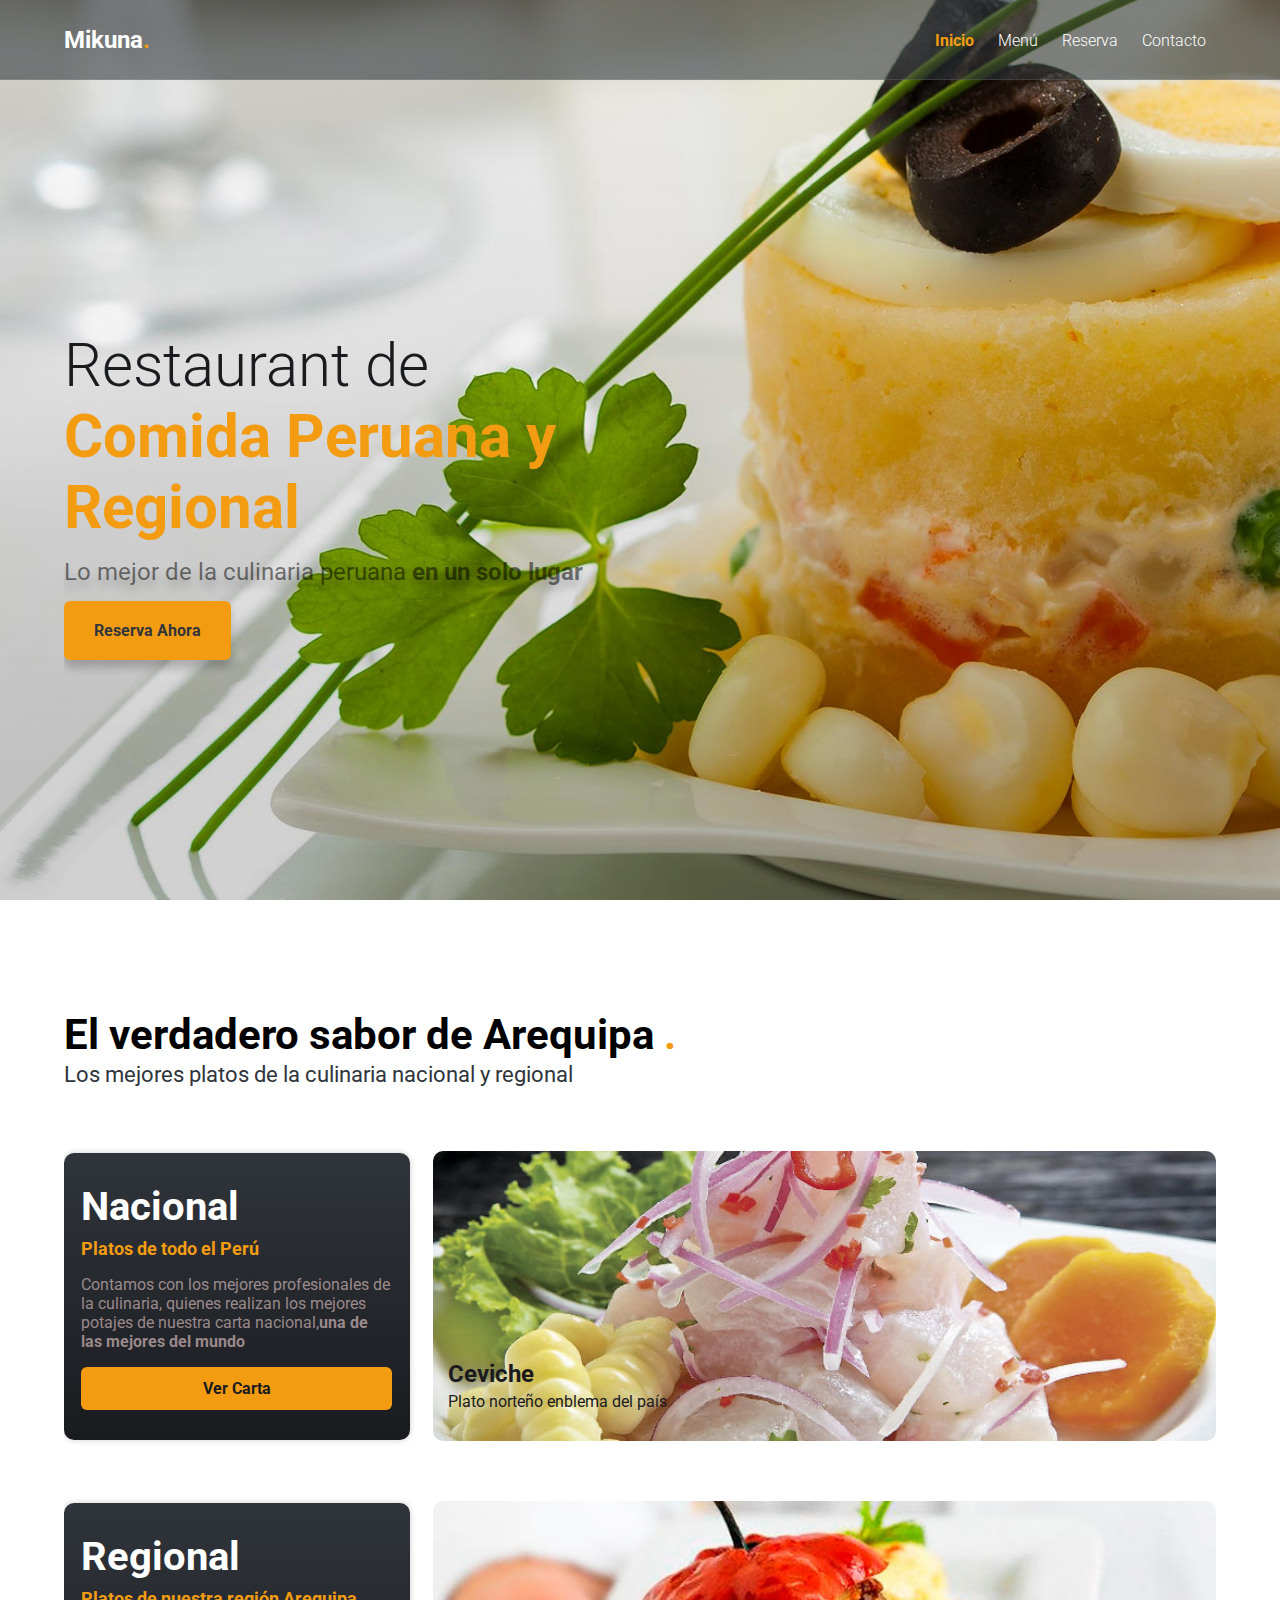
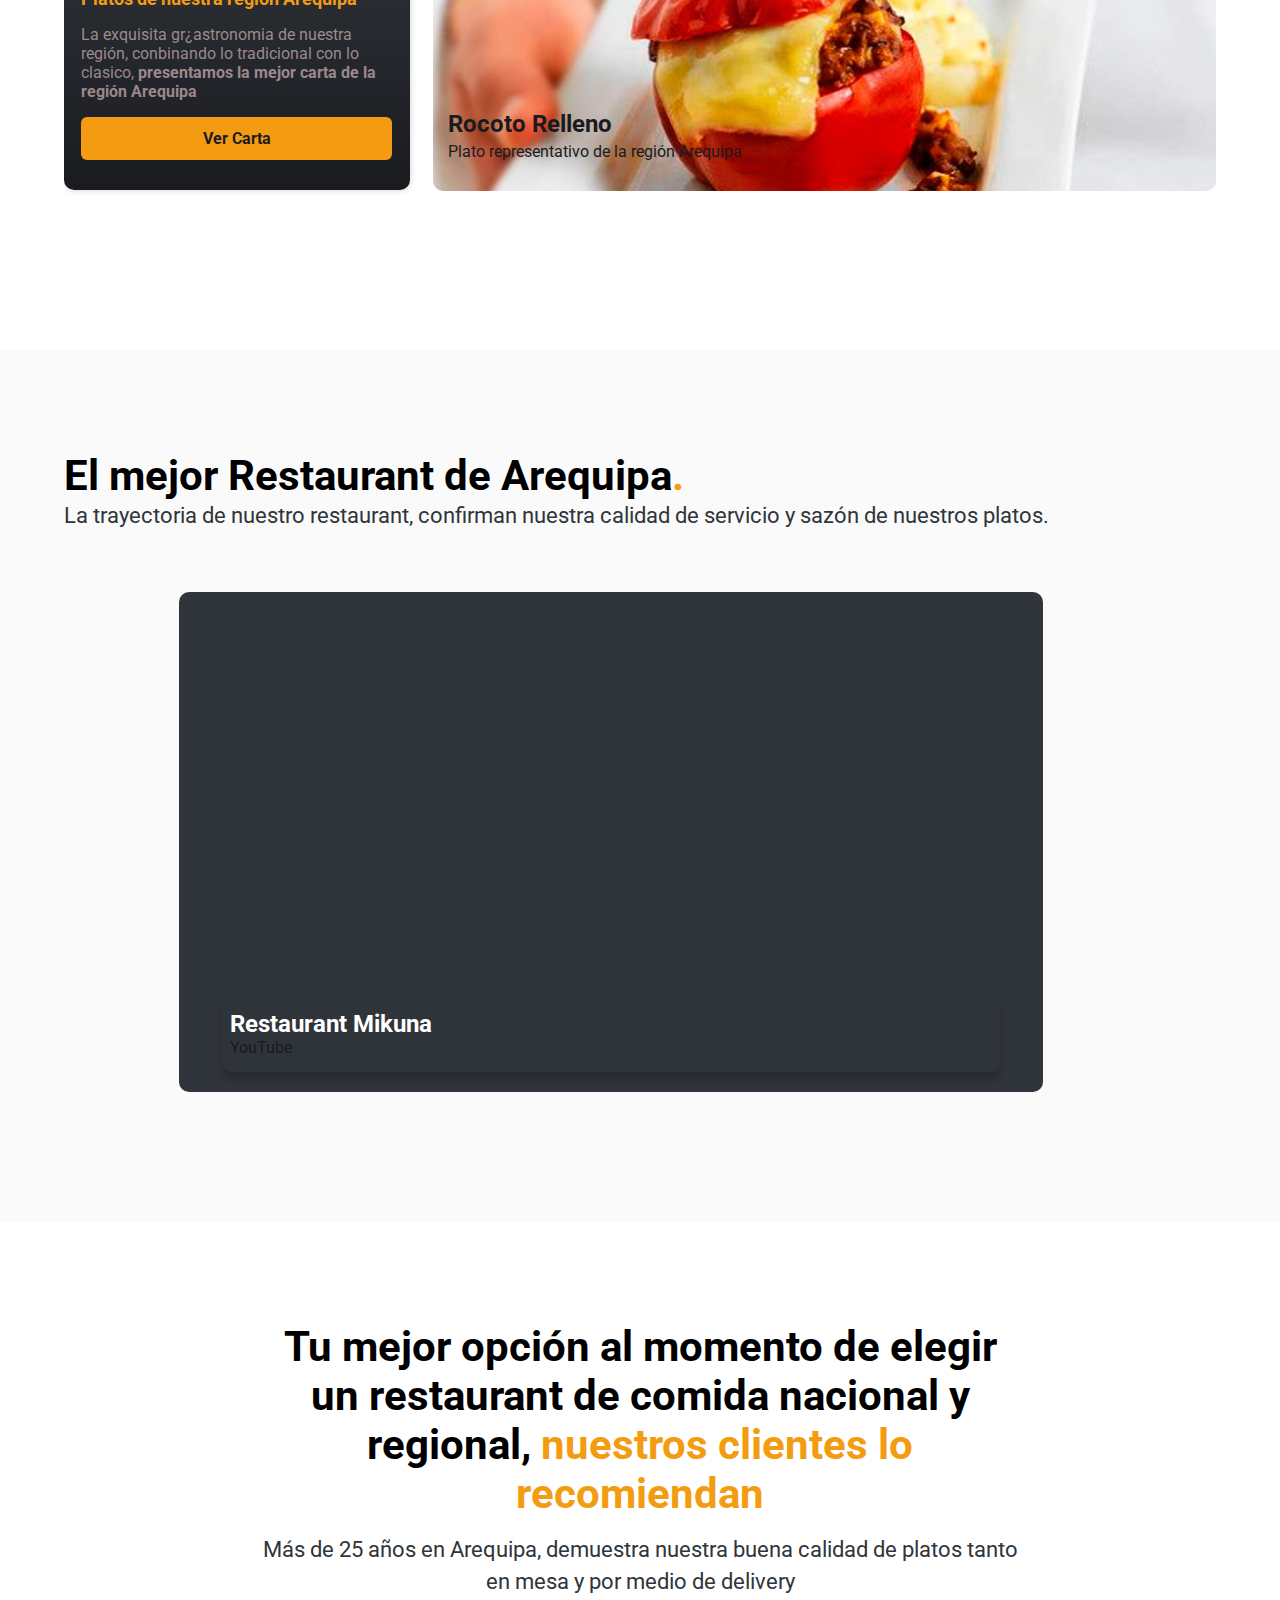
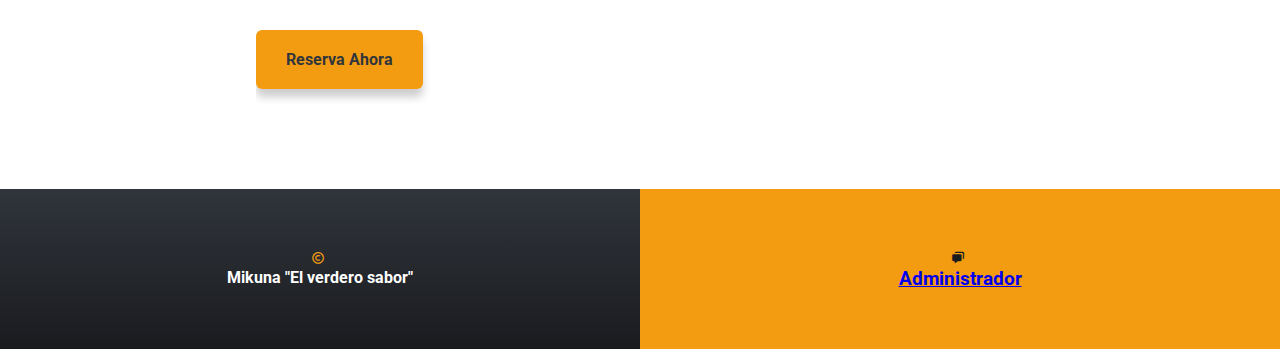
<file: index.html>
<!DOCTYPE html>
<html lang="es">
<head>
    <meta charset="UTF-8">
    <meta name="viewport" content="width=device-width, initial-scale=1.0">
    <title>Mikuna</title>
    <link rel="stylesheet" href="styles.css">
    <link href='https://cdn.jsdelivr.net/npm/boxicons@2.0.5/css/boxicons.min.css' rel='stylesheet'>
</head>
<body>
    <header class="hero">
        <nav class="nav__hero">
            <div class="container nav__container">
                <div class="logo">
                    <h2 class="logo__name">Mikuna<span class="point">.</span></h2>
                </div>
                <div class="links">
                    <a href="#" class="link link--active">Inicio</a>
                    <a href="menu.html" class="link">Menú</a>
                    <a href="reserva.html" class="link">Reserva</a>
                    <a href="contacto.html" class="link">Contacto</a>
                </div>
            </div>
        </nav>

        <section class="container hero__main">  
            <div class="hero__textos">
                <h1 class="title">Restaurant de <span class="title--active">Comida Peruana y Regional</span></h1> 
                <p class="copy">Lo mejor de la culinaria peruana <span class="copy__active">en un solo lugar</span></p>
                <a href="reserva.html" class="cta">Reserva Ahora</a>
            </div>
        </section>
    </header>

    <main>
        <section class="projects container">
            <h2 class="subtitle">El verdadero sabor de Arequipa <span class="point">.</span></h2>
            <p class="copy__section">Los mejores platos de la culinaria nacional y regional</p>
            <article class="container-bg">
                <div class="card">
                    <div class="cards__text">
                        <h3 class="card__title">Nacional</h3>
                        <p class="card__date">Platos de todo el Perú</p>
                        <p class="card__copy">Contamos con los mejores profesionales de la culinaria, quienes realizan los mejores potajes de nuestra carta nacional,<span class="copy__active">una de las mejores del mundo</span> </p>
                        <a href="menu.html" class="card__button">Ver Carta</a>
                    </div>
                </div>
                <div class="background">
                    <img src="imagenes/ceviche.jpg"class= background__img>
                    <div class="background__text">
                        <h3 class="background__title">Ceviche</h3>
                        <p class="background__copy">Plato norteño enblema del país</p>
                    </div>
                </div>
                <div class="card">
                    <div class="cards__text">
                        <h3 class="card__title">Regional</h3>
                        <p class="card__date">Platos de nuestra región Arequipa</p>
                        <p class="card__copy">La exquisita gr¿astronomia de nuestra región, conbinando lo tradicional con lo clasico, <span class="copy__active">presentamos la mejor carta de la región Arequipa</span> </p>
                        <a href="menu.html" class="card__button">Ver Carta</a>
                    </div>
                </div>
                <div class="background">
                    <img src="imagenes/rocoto-relleno.jpg" class="background__img">
                    <div class="background__text">
                        <h3 class="background__title">Rocoto Relleno</h3>
                        <p class="background__copy">Plato representativo de la región Arequipa</p>
                    </div>
                </div>
            </article>
        </section>
        <section class="testimony">
            <div class="container">
                <h2 class="subtitle">El mejor Restaurant de Arequipa<span class="point">.</span></h2>
                <p class="copy__section">La trayectoria de nuestro restaurant, confirman nuestra calidad de servicio y sazón de nuestros platos.</p>

                <div class="testimony-container">
                    <div class="testimony__card">
                        <iframe width="100%" height="100%"  src="https://www.youtube.com/embed/mtCPMqL-zcQ" title="YouTube video player" frameborder="0" allow="accelerometer; autoplay; clipboard-write; encrypted-media; gyroscope; picture-in-picture" allowfullscreen></iframe>
                        <div class="testimony__copy">
                            <div class="testimony__info">
                                <h3 class="testimony__name">Restaurant Mikuna</h3>
                                <p class="testimony__position">YouTube</p>
                            </div>
                        </div>
                    </div>        
                </div>
            </div>
        </section>

        <section class="email container container--modifier">
            <h2 class="subtitle subtitle--modifier">Tu mejor opción al momento de elegir un restaurant de comida nacional y regional,<span class="point"> nuestros clientes lo recomiendan</span></h2>
            <p class="copy__section copy__section--modifier"> Más de 25 años en Arequipa, demuestra nuestra buena calidad de platos tanto en mesa y por medio de delivery </p>
            <div class="hero__textos">
                <a href="reserva.html" class="cta">Reserva Ahora</a>
            </div>
        </section>
    </main>

   
        <div class="contact">
            <div class="item__contact">
                <i class='bx bx-copyright contact__icon' ></i>
                <h3 class="contact__title">Mikuna "El verdero sabor" </h3>
            </div>
            <div class="item__contact item__contact--gold">
                <i class='bx bxs-chat contact__icon contact__icon--modifier' ></i>
                <a href="admin/admin.html" class="contact__title"><h3> Administrador</h3>
            </div>
        </div>
    </footer>
</body>
</html>
</file>
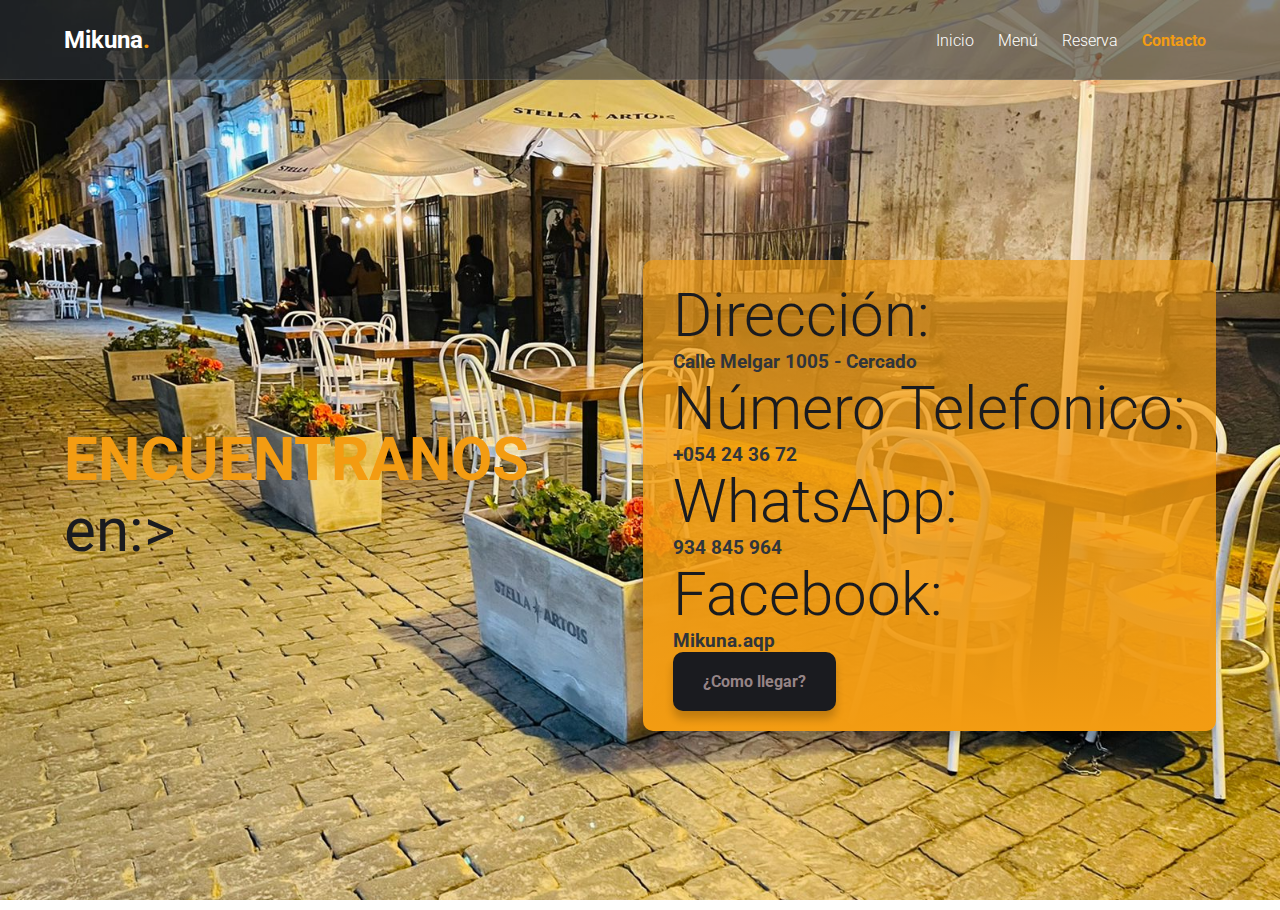
<file: contacto.html>
<!DOCTYPE html>
<html lang="en">
<head>
    <meta charset="UTF-8">
    <meta http-equiv="X-UA-Compatible" content="IE=edge">
    <meta name="viewport" content="width=device-width, initial-scale=1.0">
    <title>Contacto</title>
    <link rel="stylesheet" href="style4.css">
</head>
<body>
    <header class="hero">
        <nav class="nav__hero">
            <div class="container nav__container">
                <div class="logo">
                    <h2 class="logo__name">Mikuna<span class="point">.</span></h2>
                </div>
                <div class="links">
                    <a href="index.html" class="link ">Inicio</a>
                    <a href="menu.html" class="link ">Menú</a>
                    <a href="reserva.html" class="link ">Reserva</a>
                    <a href="#" class="link link--active">Contacto</a>
                </div>
            </div>
        </nav>

    <section class="container hero__main">  
        <div class="hero__textos">
            <h1 class="title"> <span class="title--active">ENCUENTRANOS</span> <b><p>en:</p</b>></h1> 
        </div>
        <div class="cta">
        <h2 class="title">Dirección:</p></h2>   
         <h3 class="subtitle">Calle Melgar 1005 - Cercado</h3>
         <h2 class="title">Número Telefonico:</p></h2>   
         <h3 class="subtitle">+054 24 36 72</h3>
         <h2 class="title">WhatsApp:</p></h2>   
         <h3 class="subtitle">934 845 964</h3>
         <h2 class="title">Facebook:</p></h2>   
         <h3 class="subtitle">Mikuna.aqp </h3>
         <a href="https://goo.gl/maps/ksHbE2jCnoQuhEbA8" class="cta2">¿Como llegar?</a>
        </div>
        </section>

    </header>
    </div>

</body>
</html>
</file>
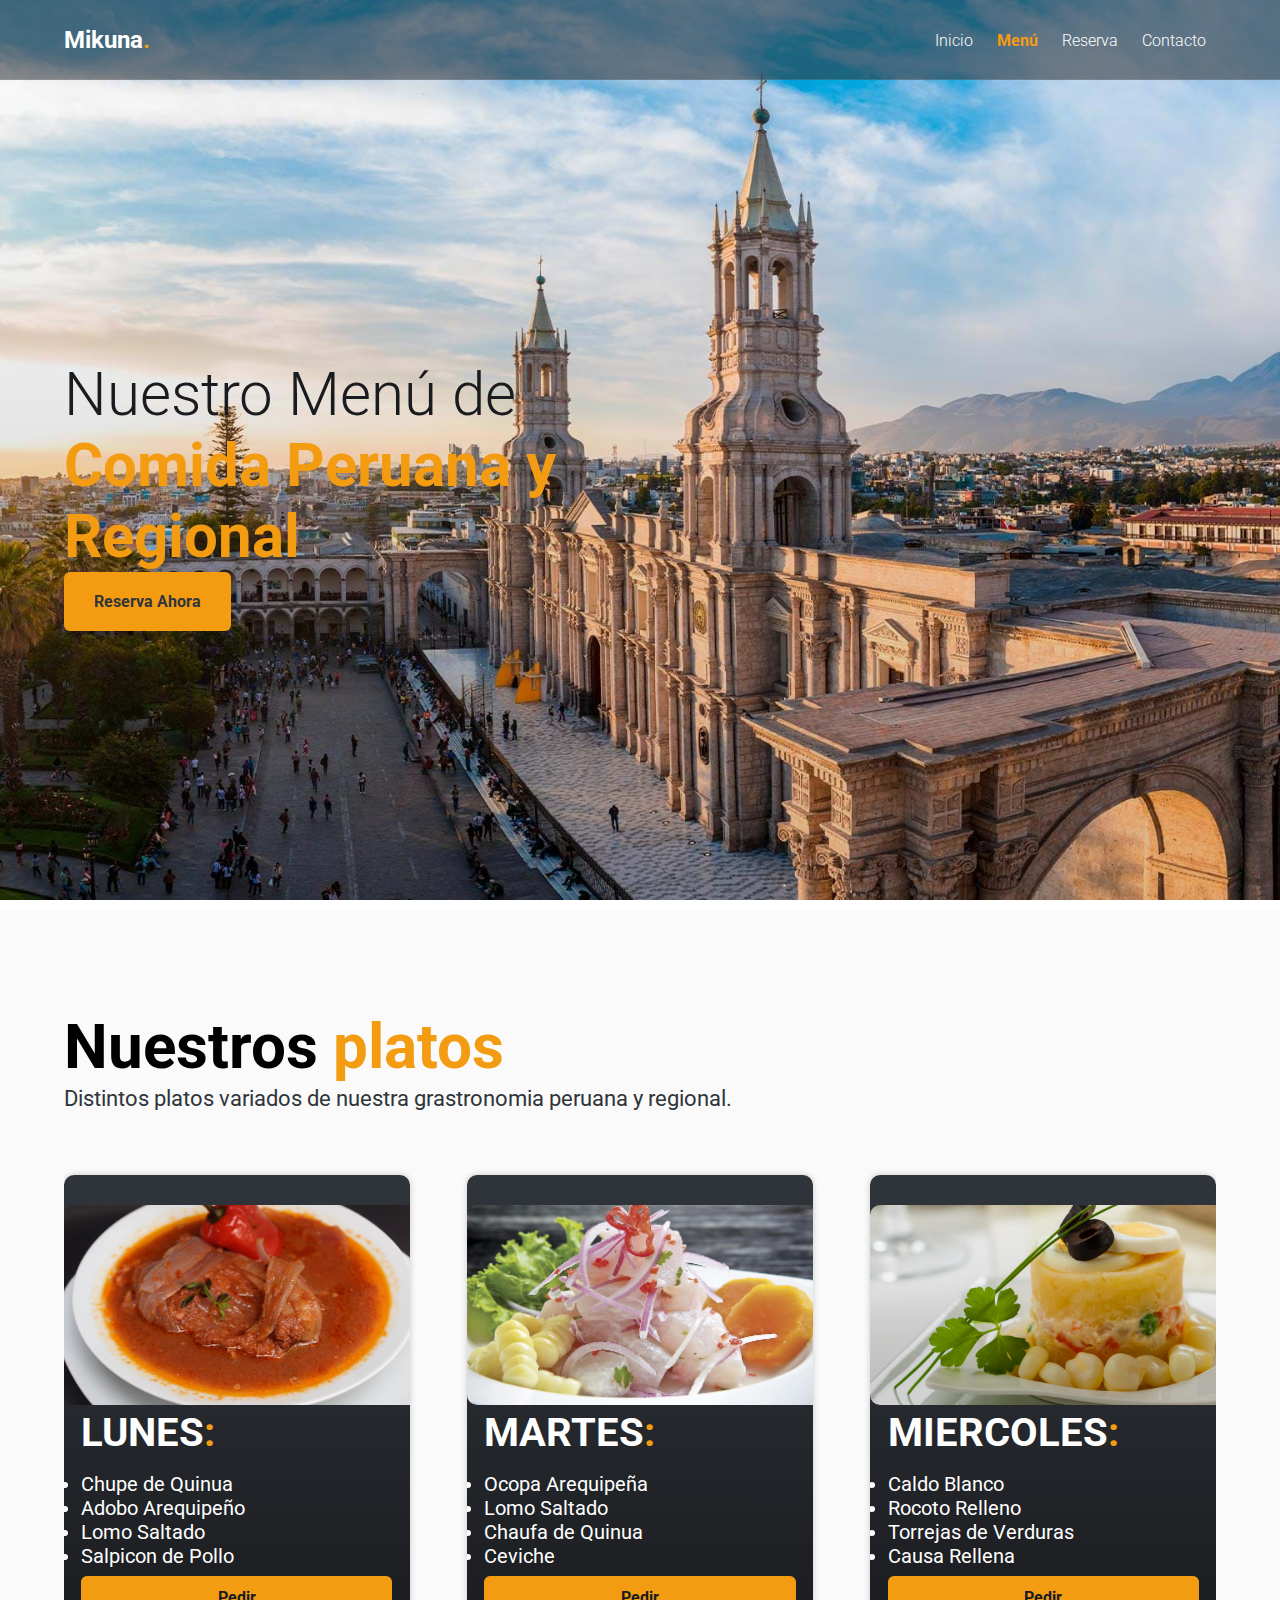
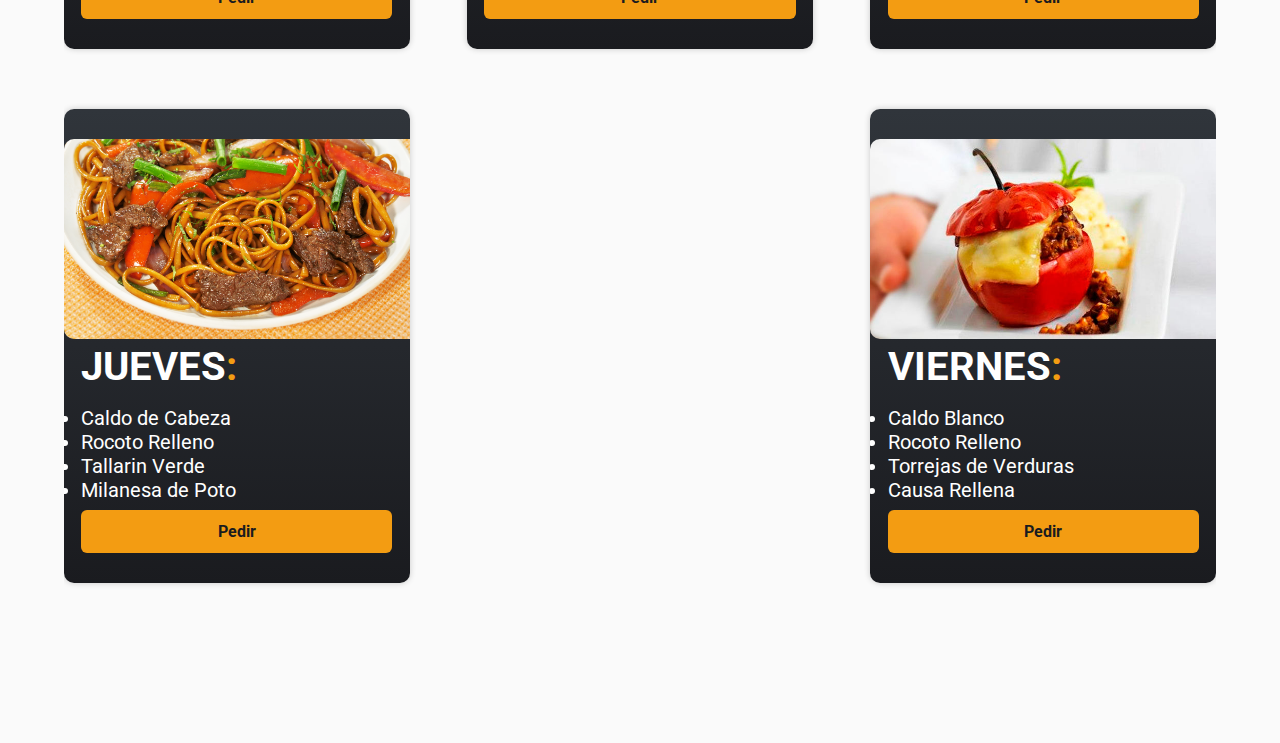
<file: menu.html>
<!DOCTYPE html>
<html lang="en">
<head>
    <meta charset="UTF-8">
    <meta http-equiv="X-UA-Compatible" content="IE=edge">
    <meta name="viewport" content="width=device-width, initial-scale=1.0">
    <title>Menú</title>
    <link rel="stylesheet" href="styles2.css">
</head>
<body>
 <header class="hero">
        <nav class="nav__hero">
            <div class="container nav__container">
                <div class="logo">
                    <h2 class="logo__name">Mikuna<span class="point">.</span></h2>
                </div>
                <div class="links">
                    <a href="index.html" class="link ">Inicio</a>
                    <a href="#" class="link link--active">Menú</a>
                    <a href="reserva.html" class="link">Reserva</a>
                    <a href="contacto.html" class="link">Contacto</a>
                </div>
            </div>
        </nav>

        <section class="container hero__main">  
            <div class="hero__textos">
                <h1 class="title">Nuestro Menú de <span class="title--active">Comida Peruana y Regional</span></h1> 
                <a href="reserva.html" class="cta">Reserva Ahora</a>
            </div>
        </section>
    </header>

    <section class="services">
        <div class="container">
            <h2 class="subtitle">Nuestros<span class="point"> platos</span></h2>
            <p class="copy__section">Distintos platos variados de nuestra grastronomia peruana y regional.</p>

            <article class="container-cards">
                <div class="card">
                    <img src="imagenes/adodo.jpg" class="card__img">
                    <div class="cards__text">
                        <h3 class="card__title">LUNES<span class="point">:</span></h3>
                        <p class="card__copy">
                            <div id="card__color">
                                <li>Chupe de Quinua</li>
                                <li>Adobo Arequipeño</li>
                                <li>Lomo Saltado</li>
                                <li>Salpicon de Pollo</li>
                            </div>
                        </p>
                        <a href="reserva.html" class="card__button">Pedir</a>
                    </div>
                </div>
                <div class="card">
                    <img src="imagenes/ceviche.jpg" class="card__img">
                    <div class="cards__text">
                        <h3 class="card__title">MARTES<span class="point">:</span></h3>
                        <p class="card__copy">
                            <div id="card__color">
                                <li>Ocopa Arequipeña</li>
                                <li>Lomo Saltado</li>
                                <li>Chaufa de Quinua</li>
                                <li>Ceviche</li>
                            </div>
                        </p>
                        <a href="reserva.html" class="card__button">Pedir</a>
                    </div>
                </div>
                <div class="card">
                    <img src="imagenes/causa.jpg" class="card__img">
                    <div class="cards__text">
                        <h3 class="card__title">MIERCOLES<span class="point">:</span></h3>
                        <p class="card__copy">
                            <div id="card__color">
                                <li>Caldo Blanco</li>
                                <li>Rocoto Relleno</li>
                                <li>Torrejas de Verduras</li>
                                <li>Causa Rellena</li>
                            </div>
                        </p>
                        <a href="reserva.html" class="card__button">Pedir</a>
                    </div>
                </div>
                <div class="card">
                    <img src="imagenes/tallarin.png" class="card__img">
                    <div class="cards__text">
                        <h3 class="card__title">JUEVES<span class="point">:</span></h3>
                        <p class="card__copy">
                            <div id="card__color">
                                <li>Caldo de Cabeza</li>
                                <li>Rocoto Relleno</li>
                                <li>Tallarin Verde </li>
                                <li>Milanesa de Poto</li>
                            </div>
                        </p>
                        <a href="reserva.html" class="card__button">Pedir</a>
                    </div>
                </div>
                <div class="card">
                    <img src="imagenes/rocoto-relleno.jpg" class="card__img">
                    <div class="cards__text">
                        <h3 class="card__title">VIERNES<span class="point">:</span></h3>
                        <p class="card__copy">
                            <div id="card__color">
                                <li>Caldo Blanco</li>
                                <li>Rocoto Relleno</li>
                                <li>Torrejas de Verduras</li>
                                <li>Causa Rellena</li>
                            </div>
                        </p>
                        <a href="reserva.html" class="card__button">Pedir</a>
                    </div>
                </div>
            </article>
        </div>
    </section>
</body>
</html>
</file>
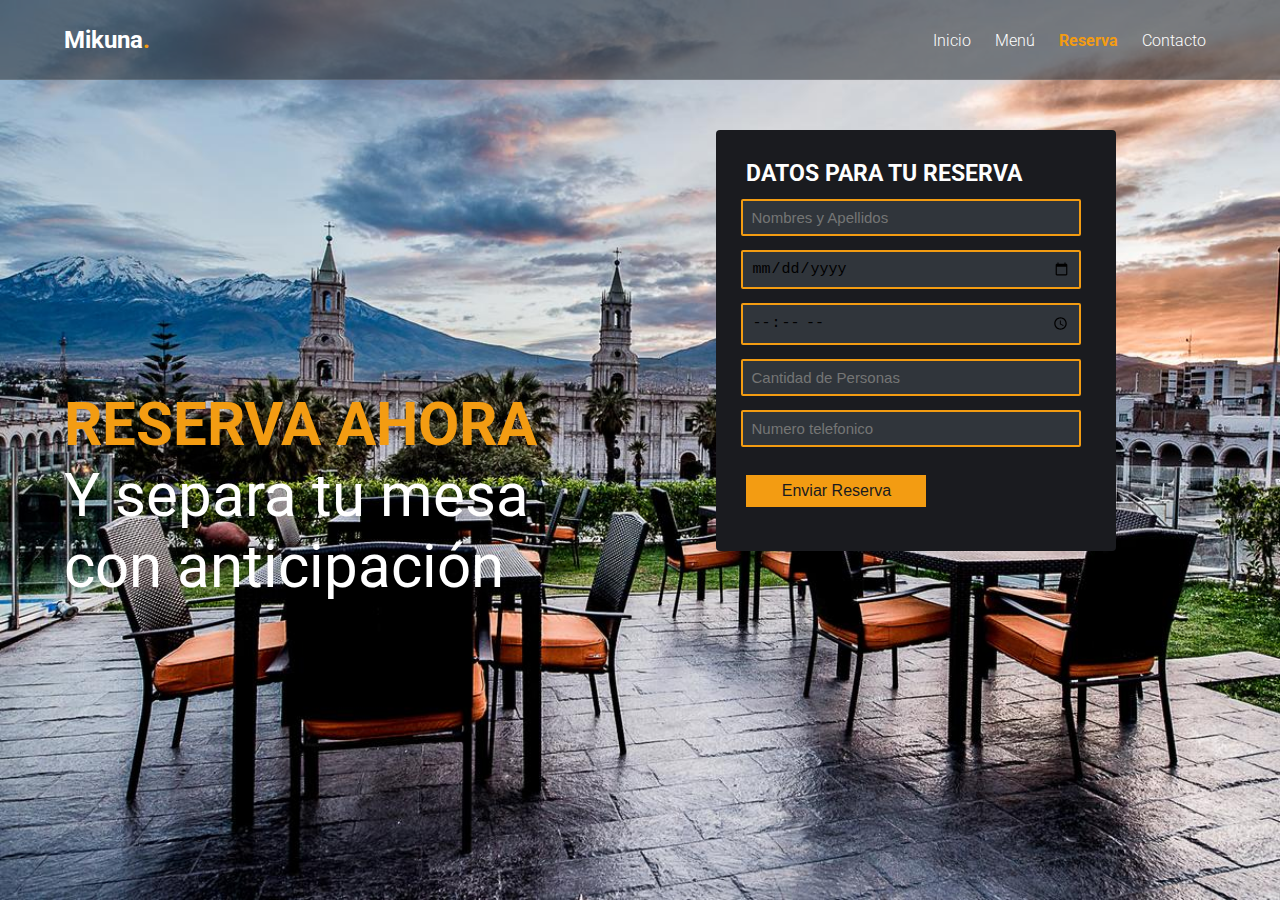
<file: reserva.html>
<!DOCTYPE html>
<html lang="en">
<head>
    <meta charset="UTF-8">
    <meta http-equiv="X-UA-Compatible" content="IE=edge">
    <meta name="viewport" content="width=device-width, initial-scale=1.0">
    <title>Reserva</title>
    <link rel="stylesheet" href="stylos3.css">
</head>
<body>
    <header class="hero">
        <nav class="nav__hero">
            <div class="container nav__container">
                <div class="logo">
                    <h2 class="logo__name">Mikuna<span class="point">.</span></h2>
                </div>
                <div class="links">
                    <a href="index.html" class="link ">Inicio</a>
                    <a href="menu.html" class="link ">Menú</a>
                    <a href="reserva.html" class="link link--active">Reserva</a>
                    <a href="contacto.html" class="link">Contacto</a>
                </div>
            </div>
        </nav>

        <section class="container hero__main">  
            <div class="hero__textos">
             <h1 class="title"><span class="title--active"> RESERVA  AHORA </span> <b><p> Y separa tu mesa con anticipación</p></b></h1> 
            </div>
      
        <section class="form-register">
            <h4>DATOS PARA TU RESERVA</h4>
            <input class="controls" type="text" placeholder="Nombres y Apellidos"><br>
            <input class="controls" type="date" placeholder="Fecha">
            <input class="controls" type="time" placeholder="Hora"><br>
            <input class="controls" type="number" placeholder="Cantidad de Personas"><br>
            <input class="controls" type="number" placeholder="Numero telefonico">
            <input class="botons" type="submit" value="Enviar Reserva">
        </section>
 </section>
    </header>

</body>
</html>
</file>
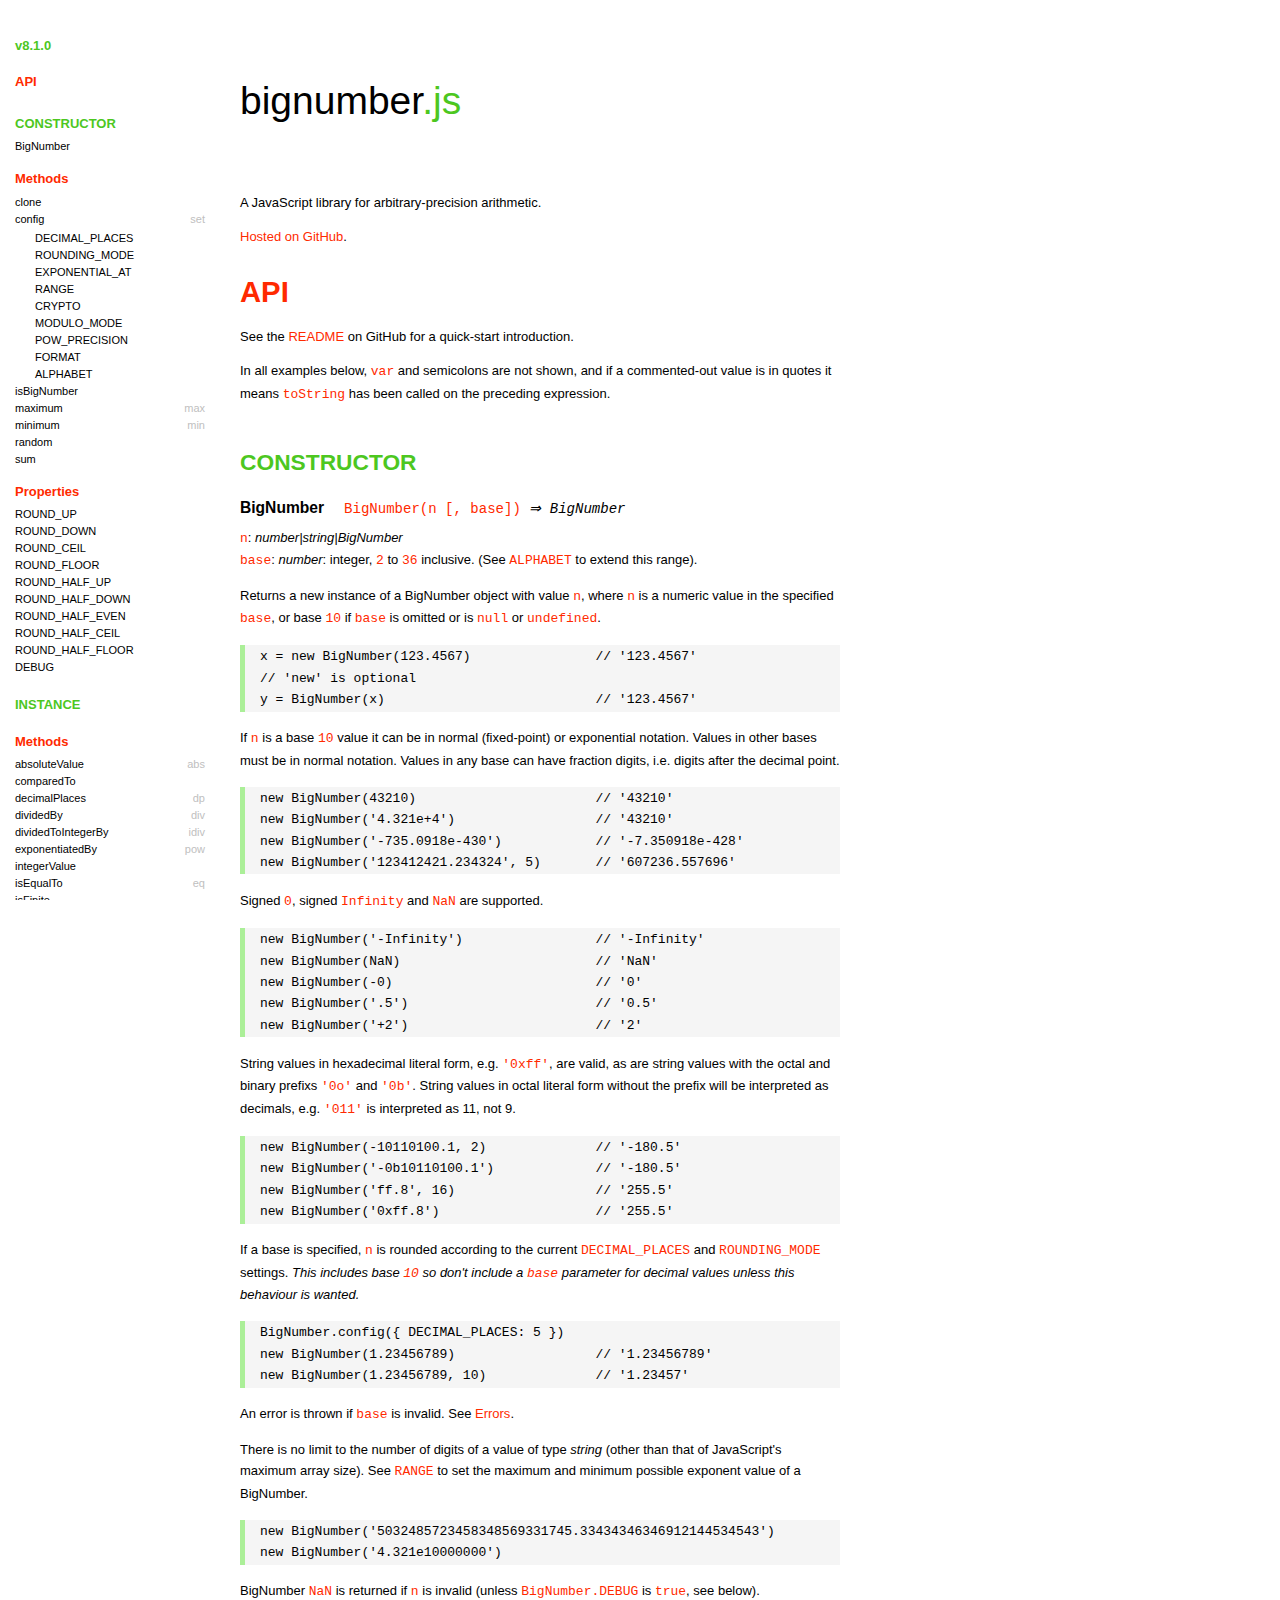
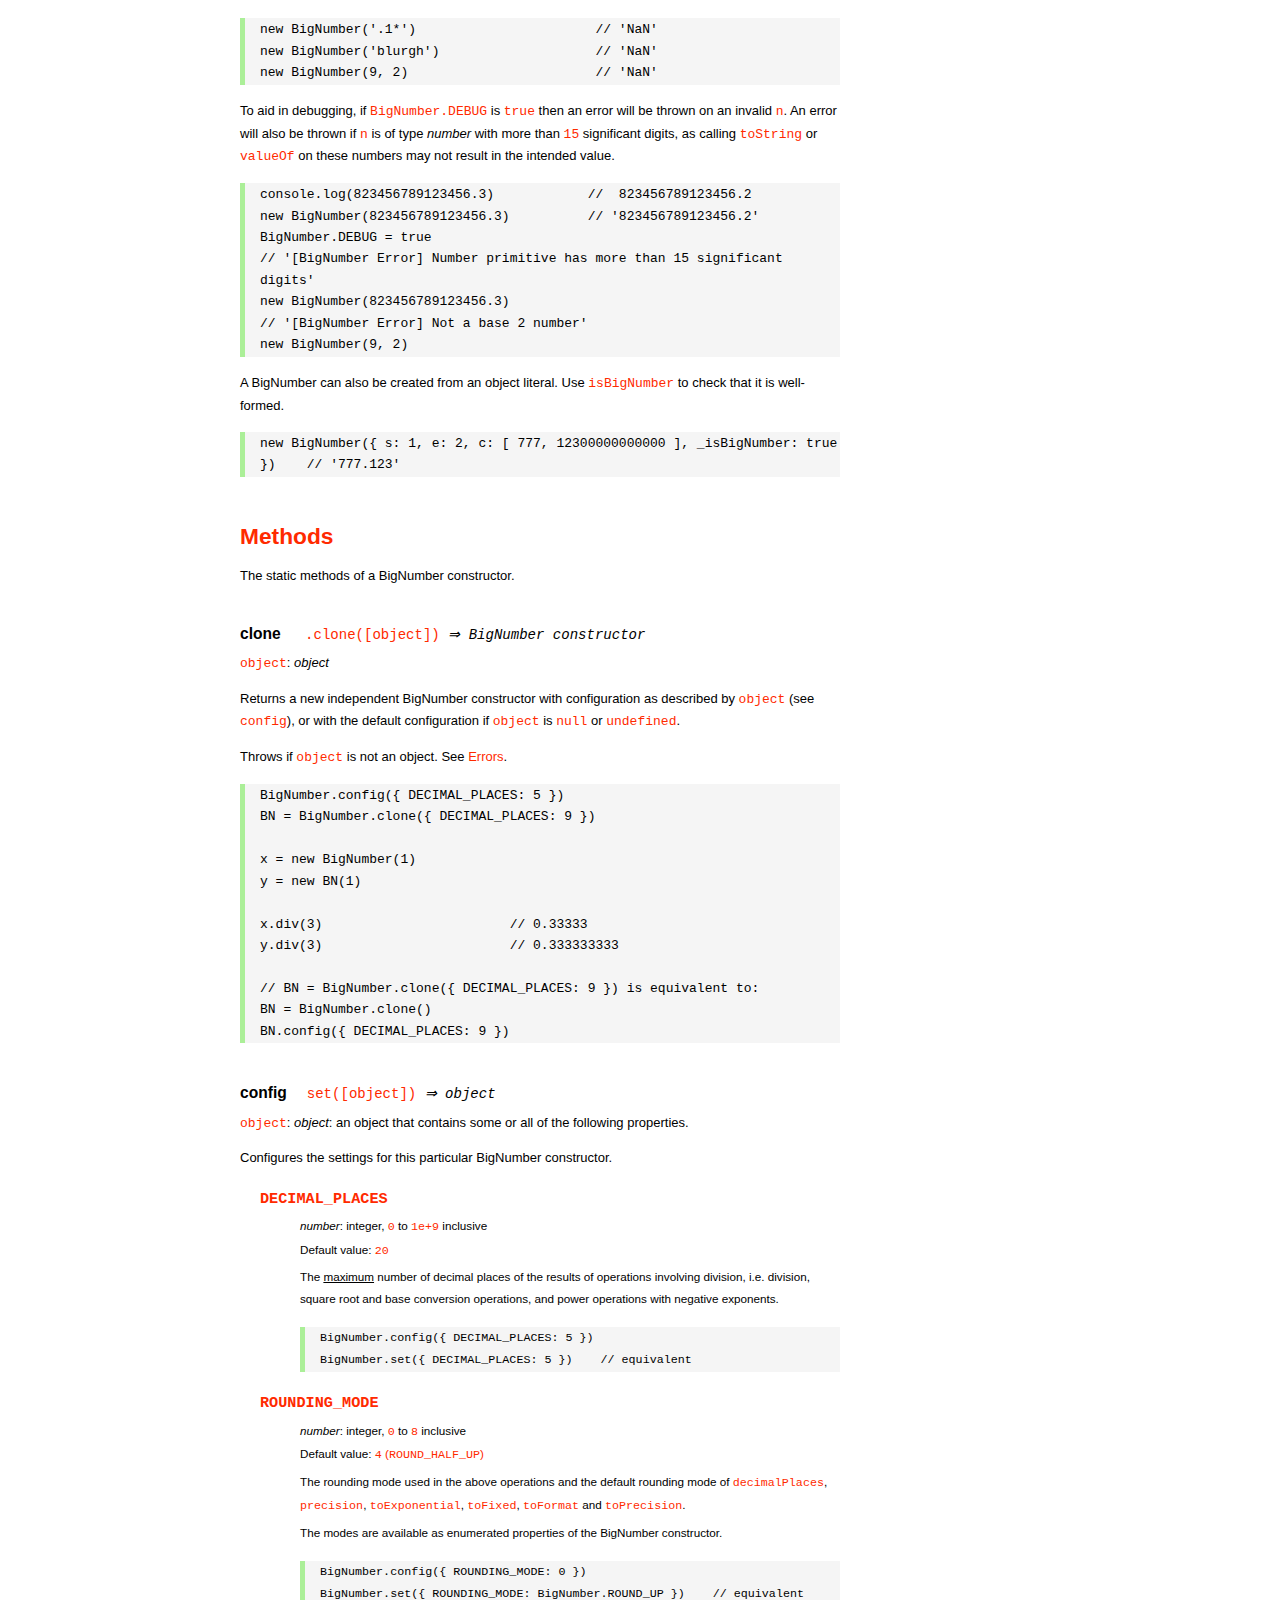
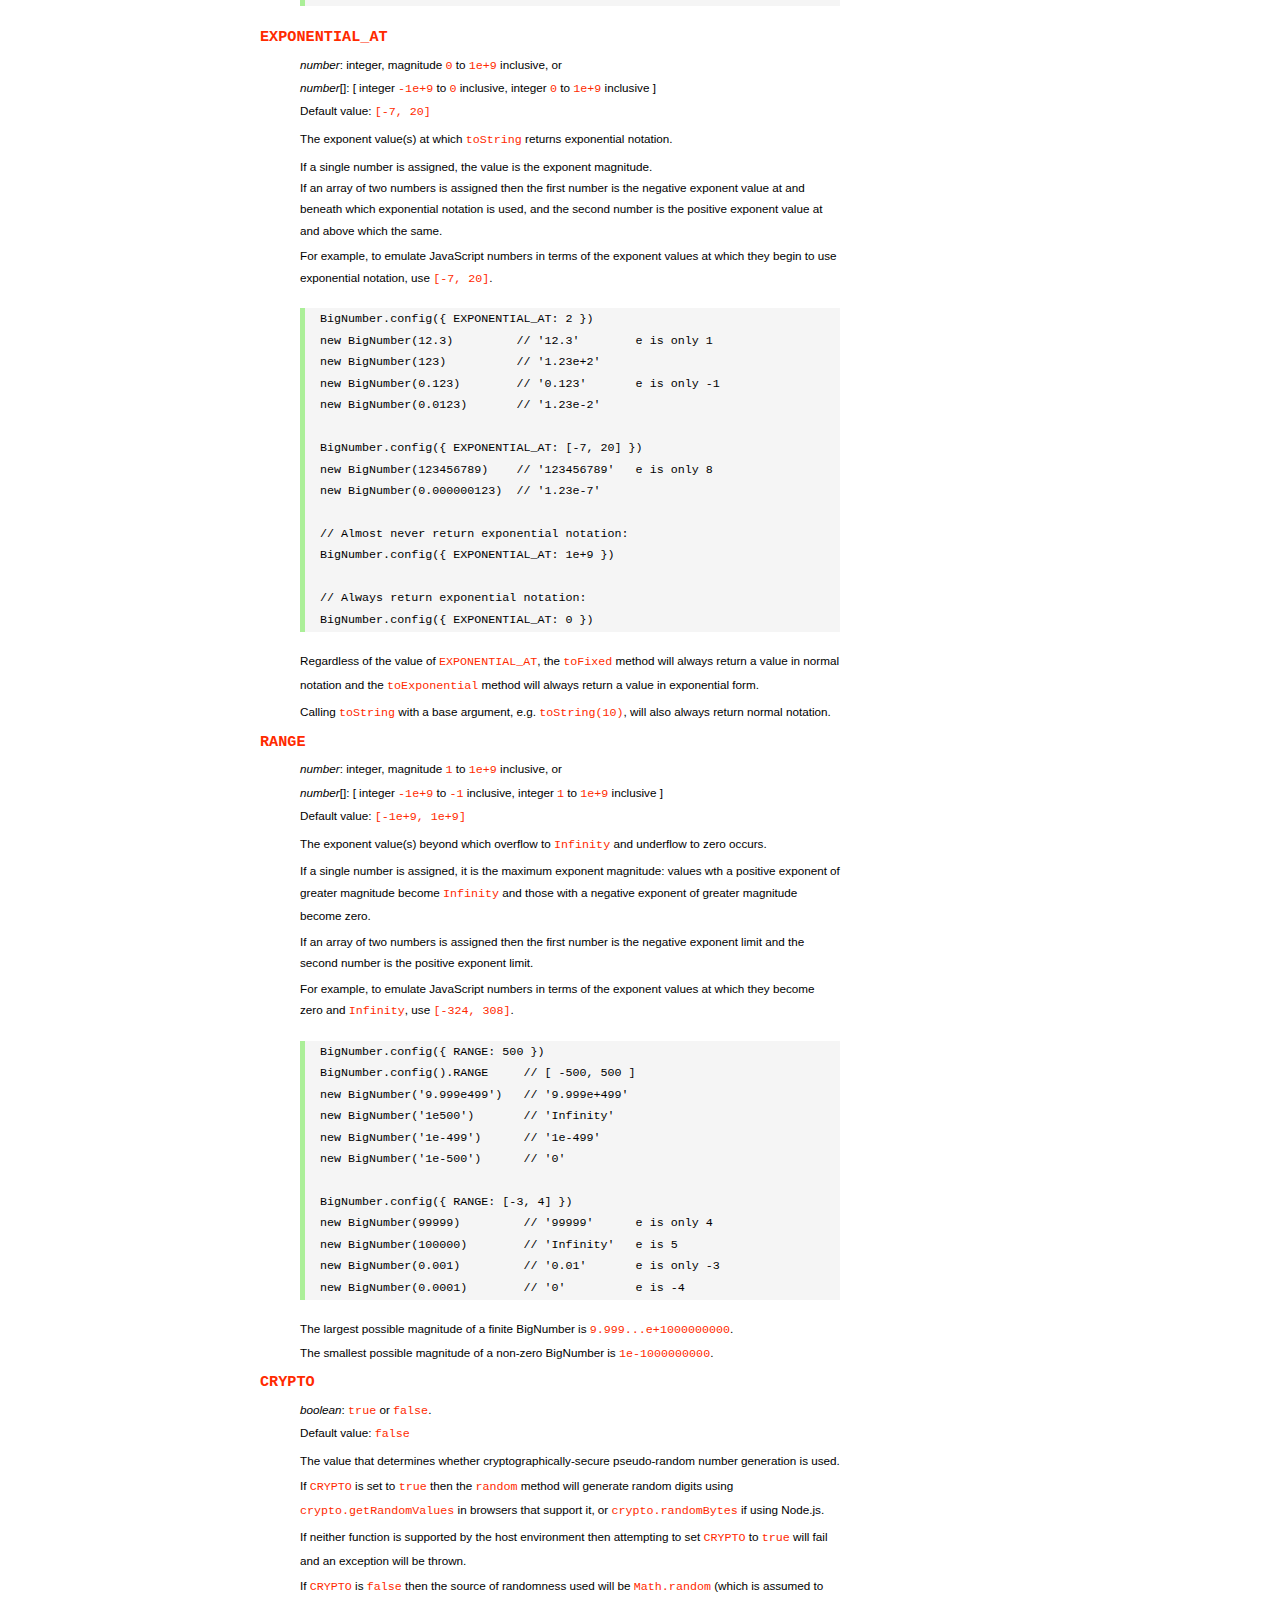
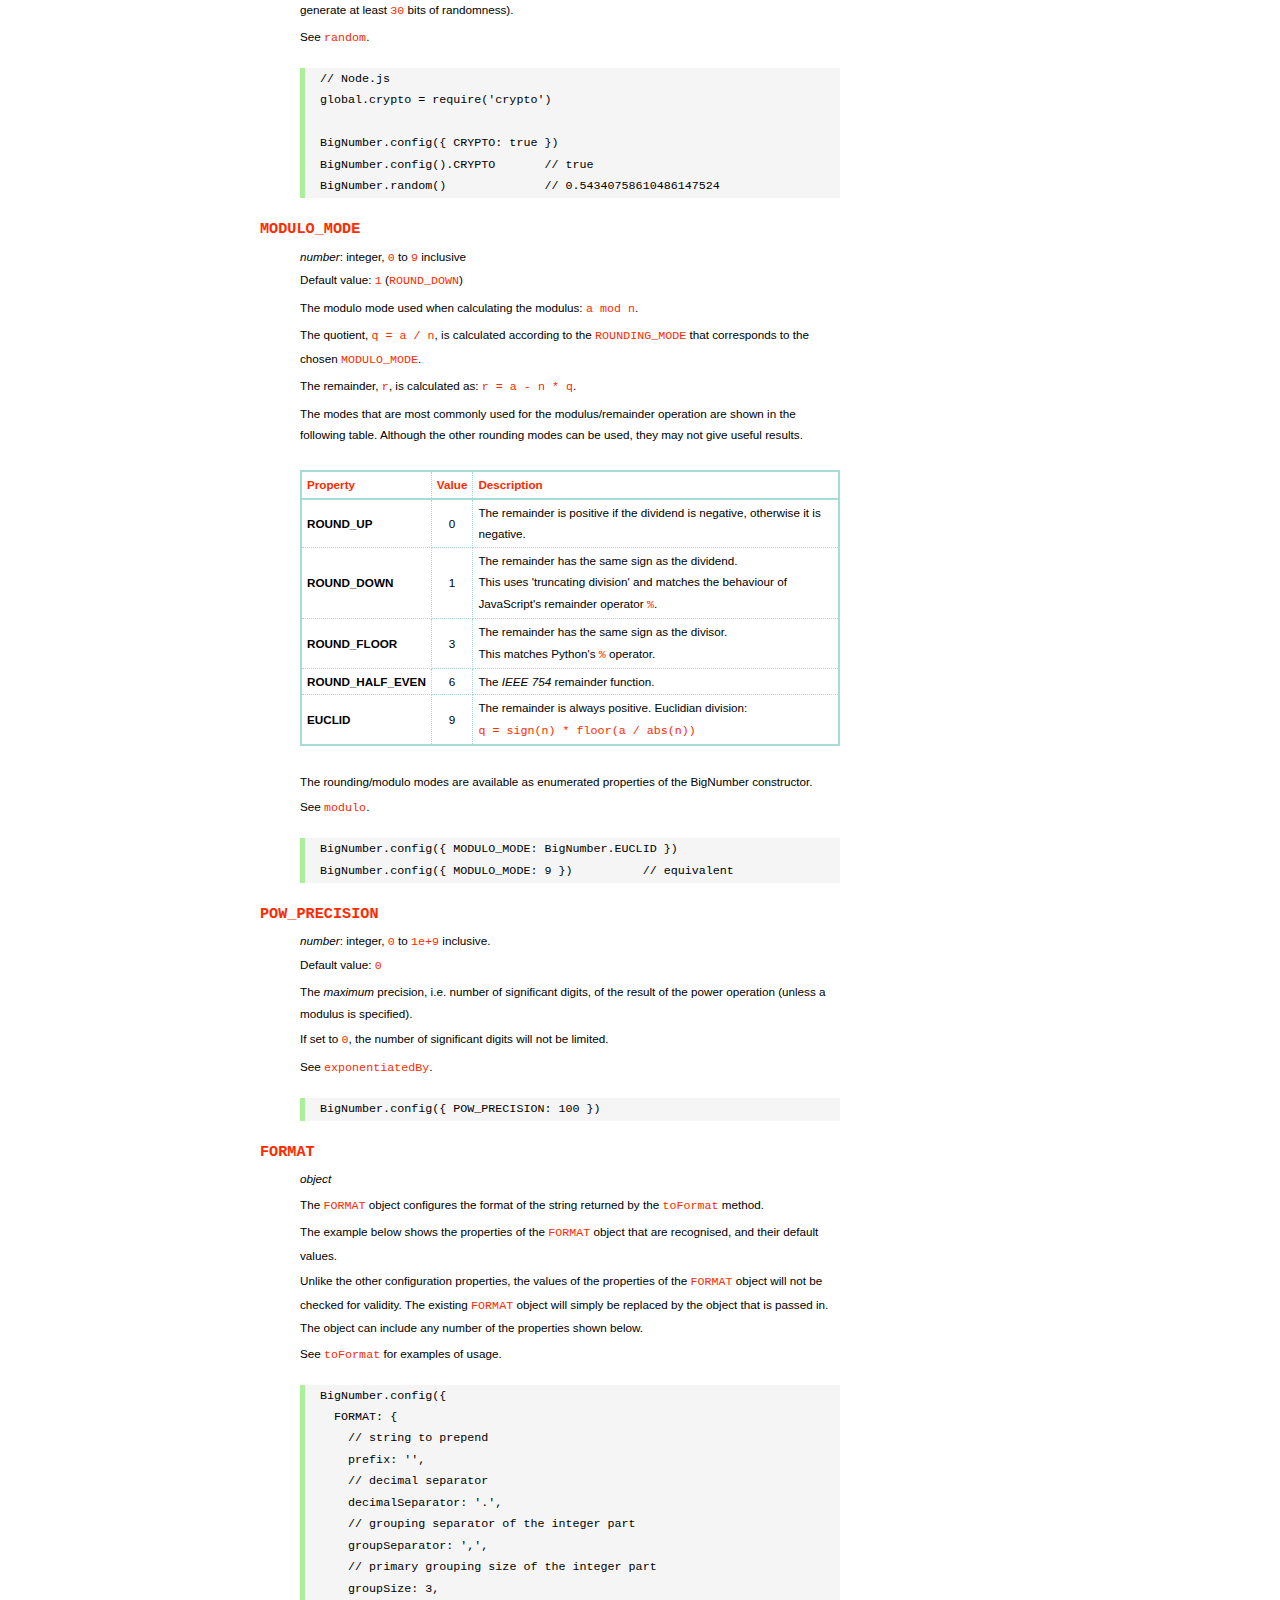
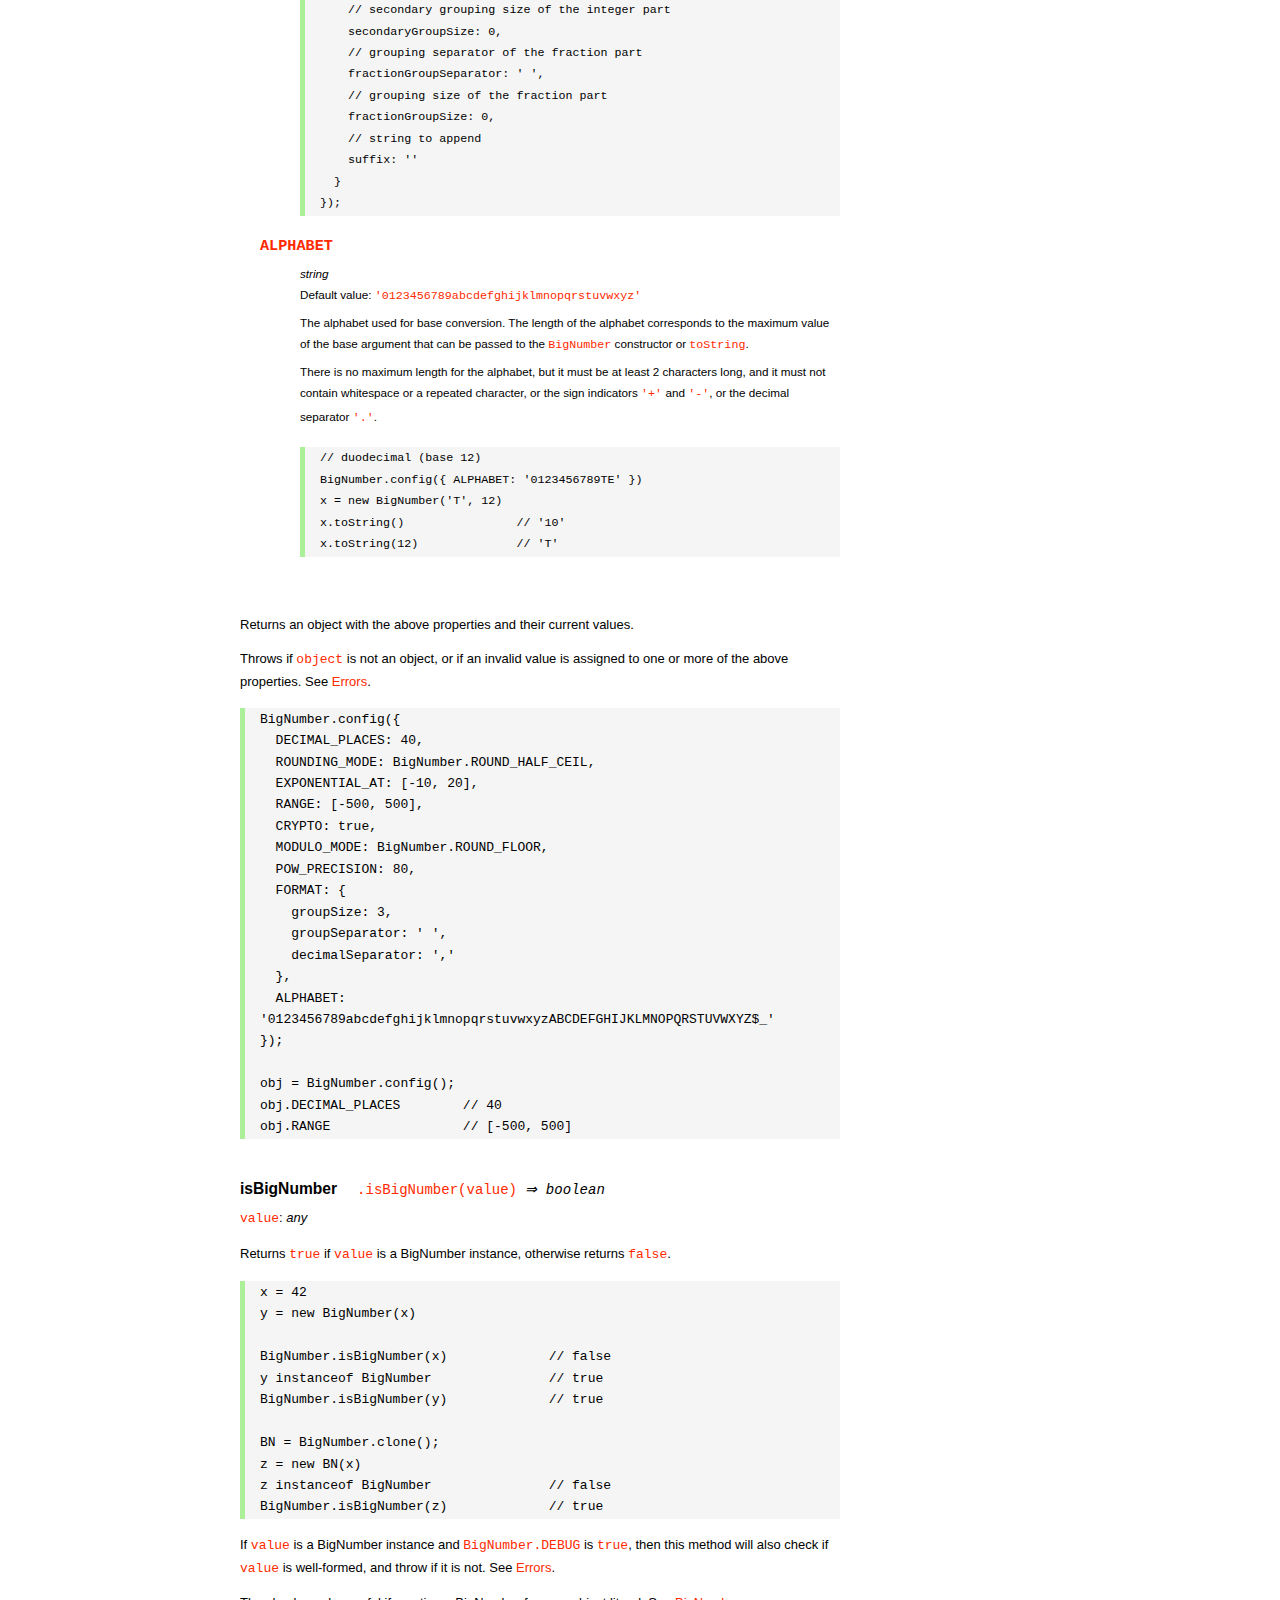
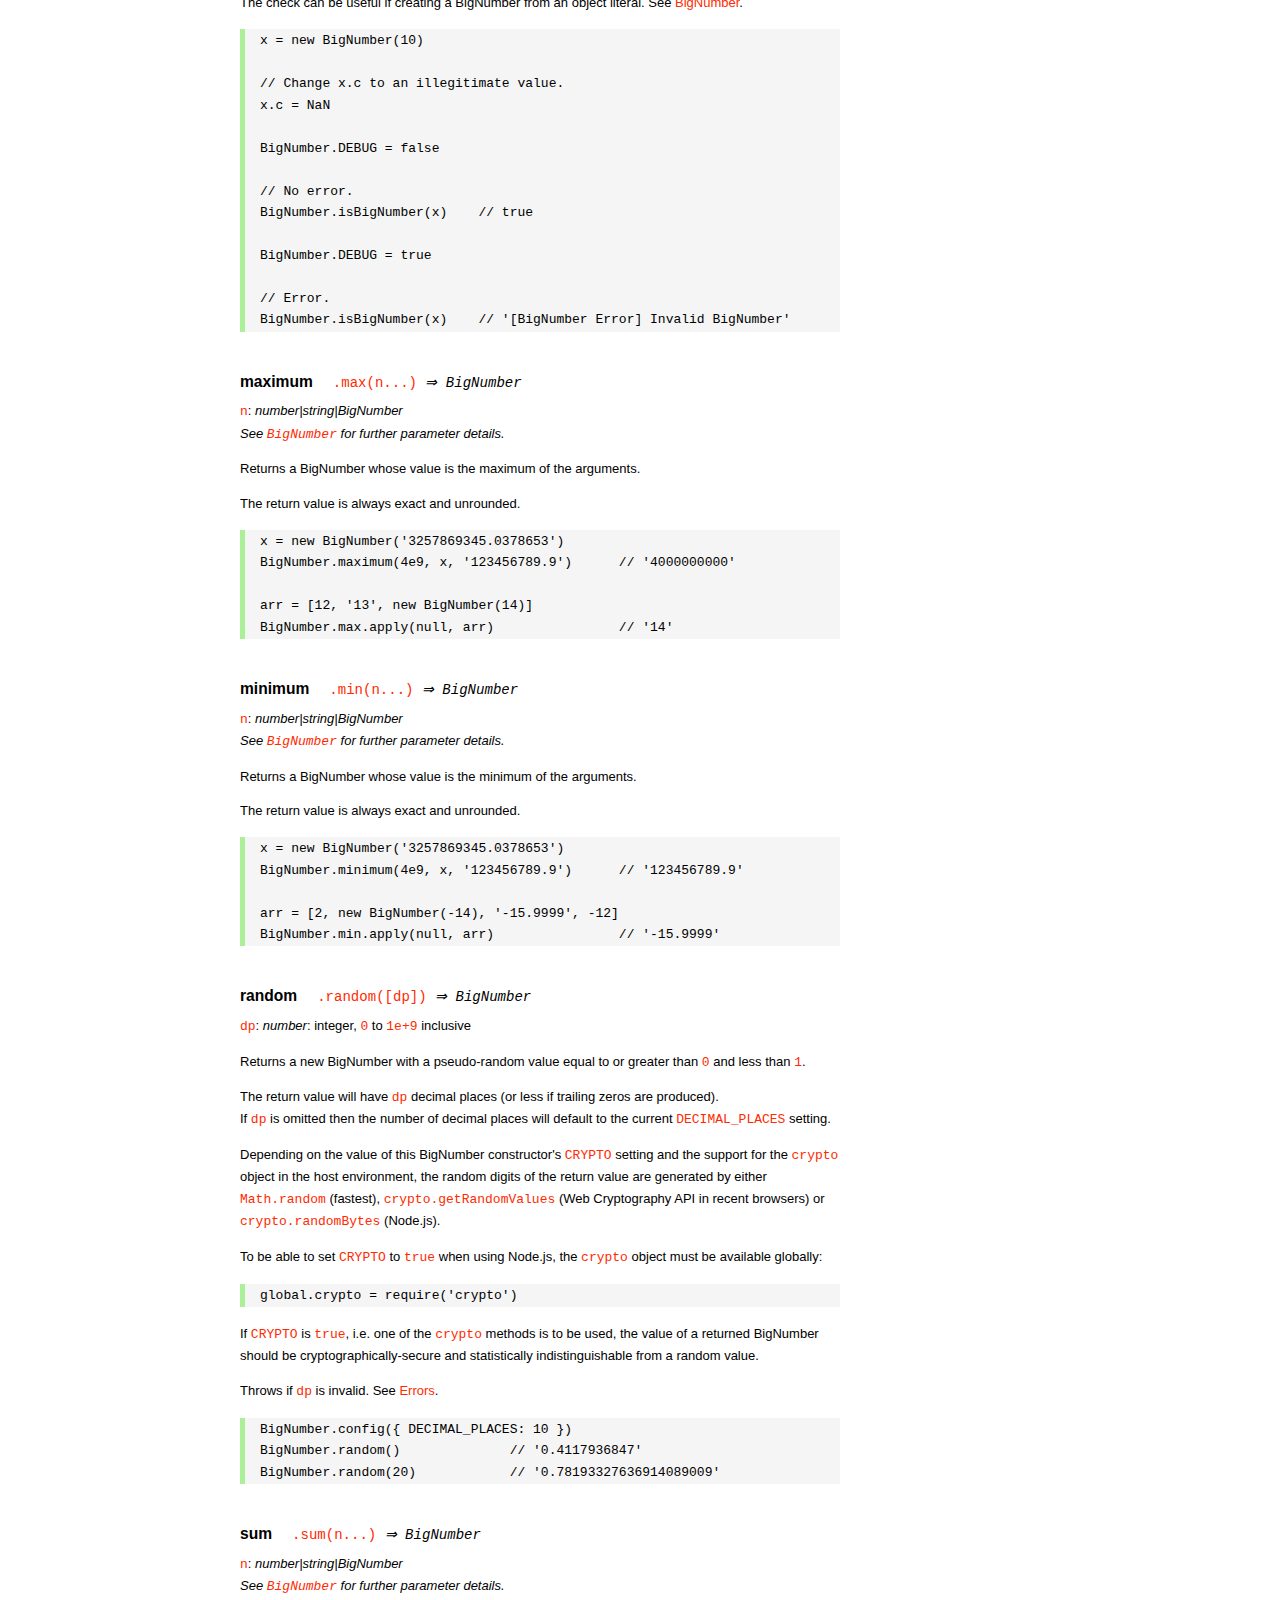
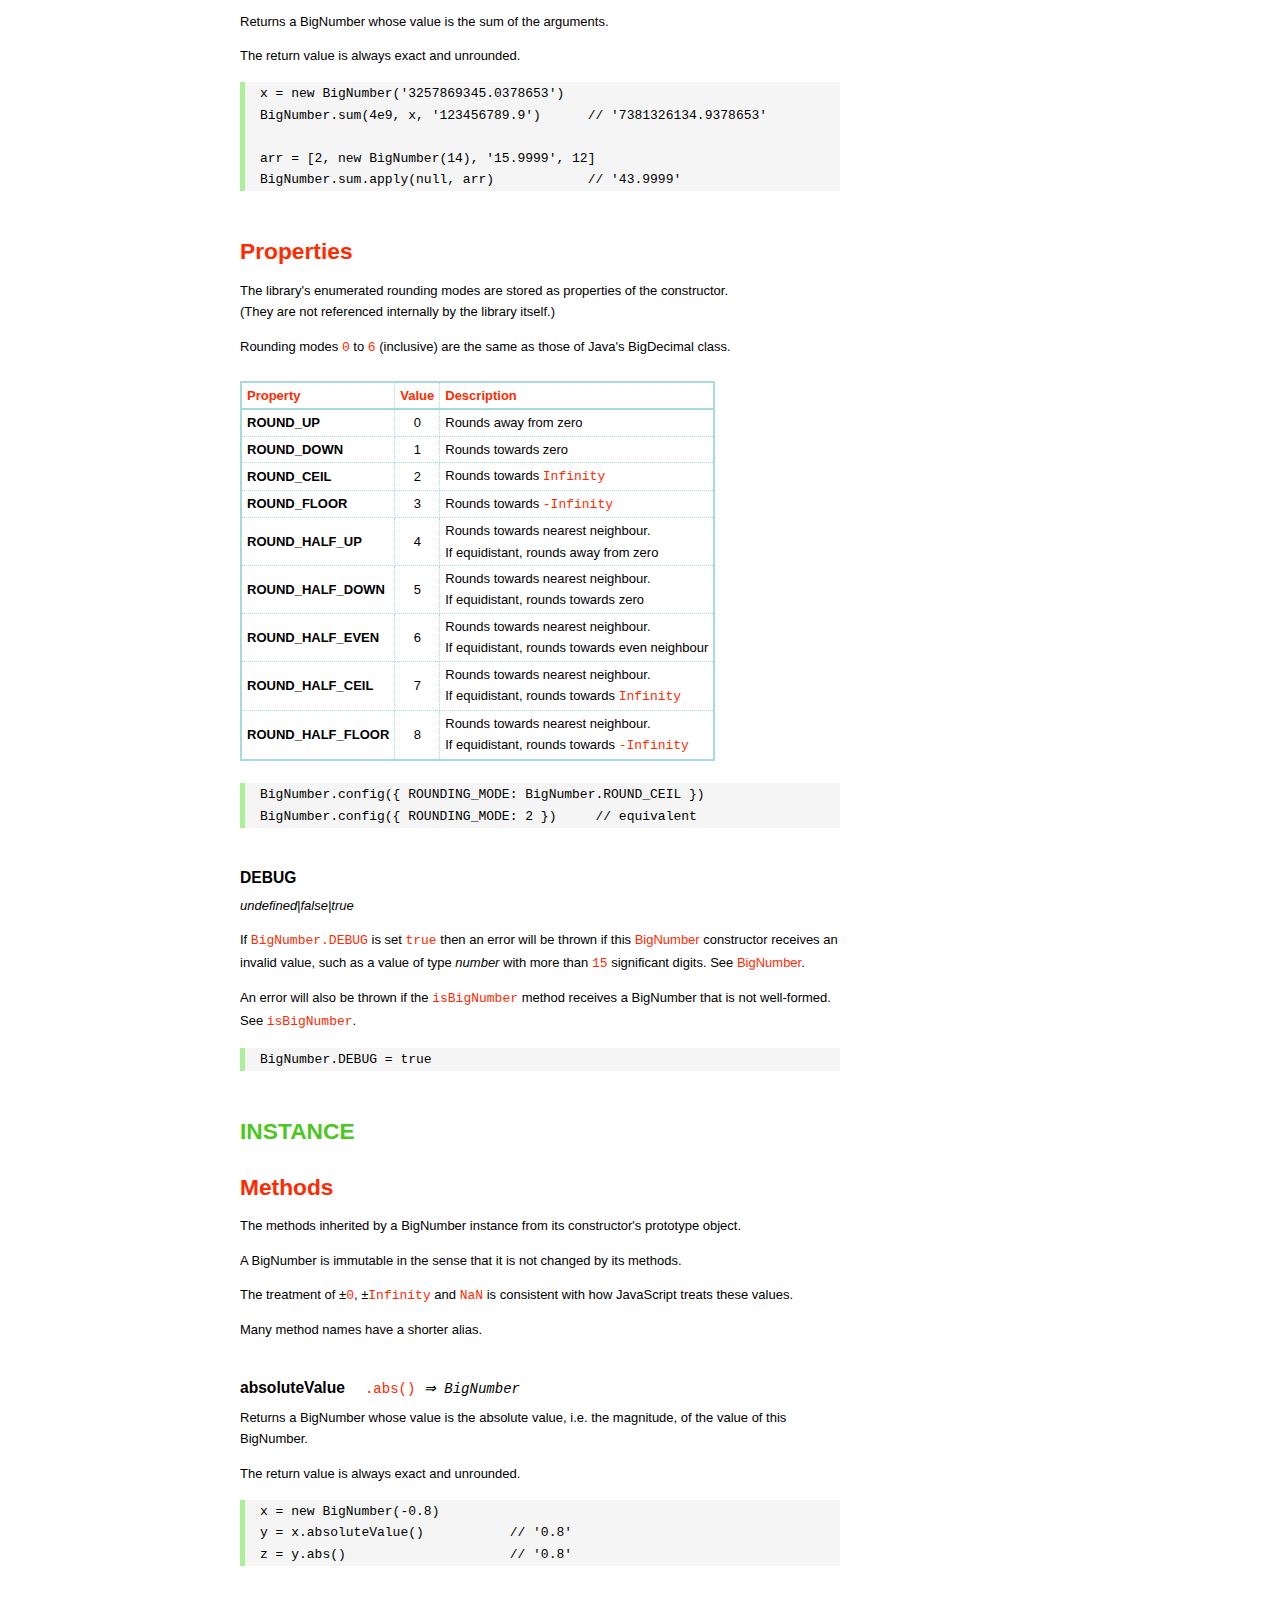
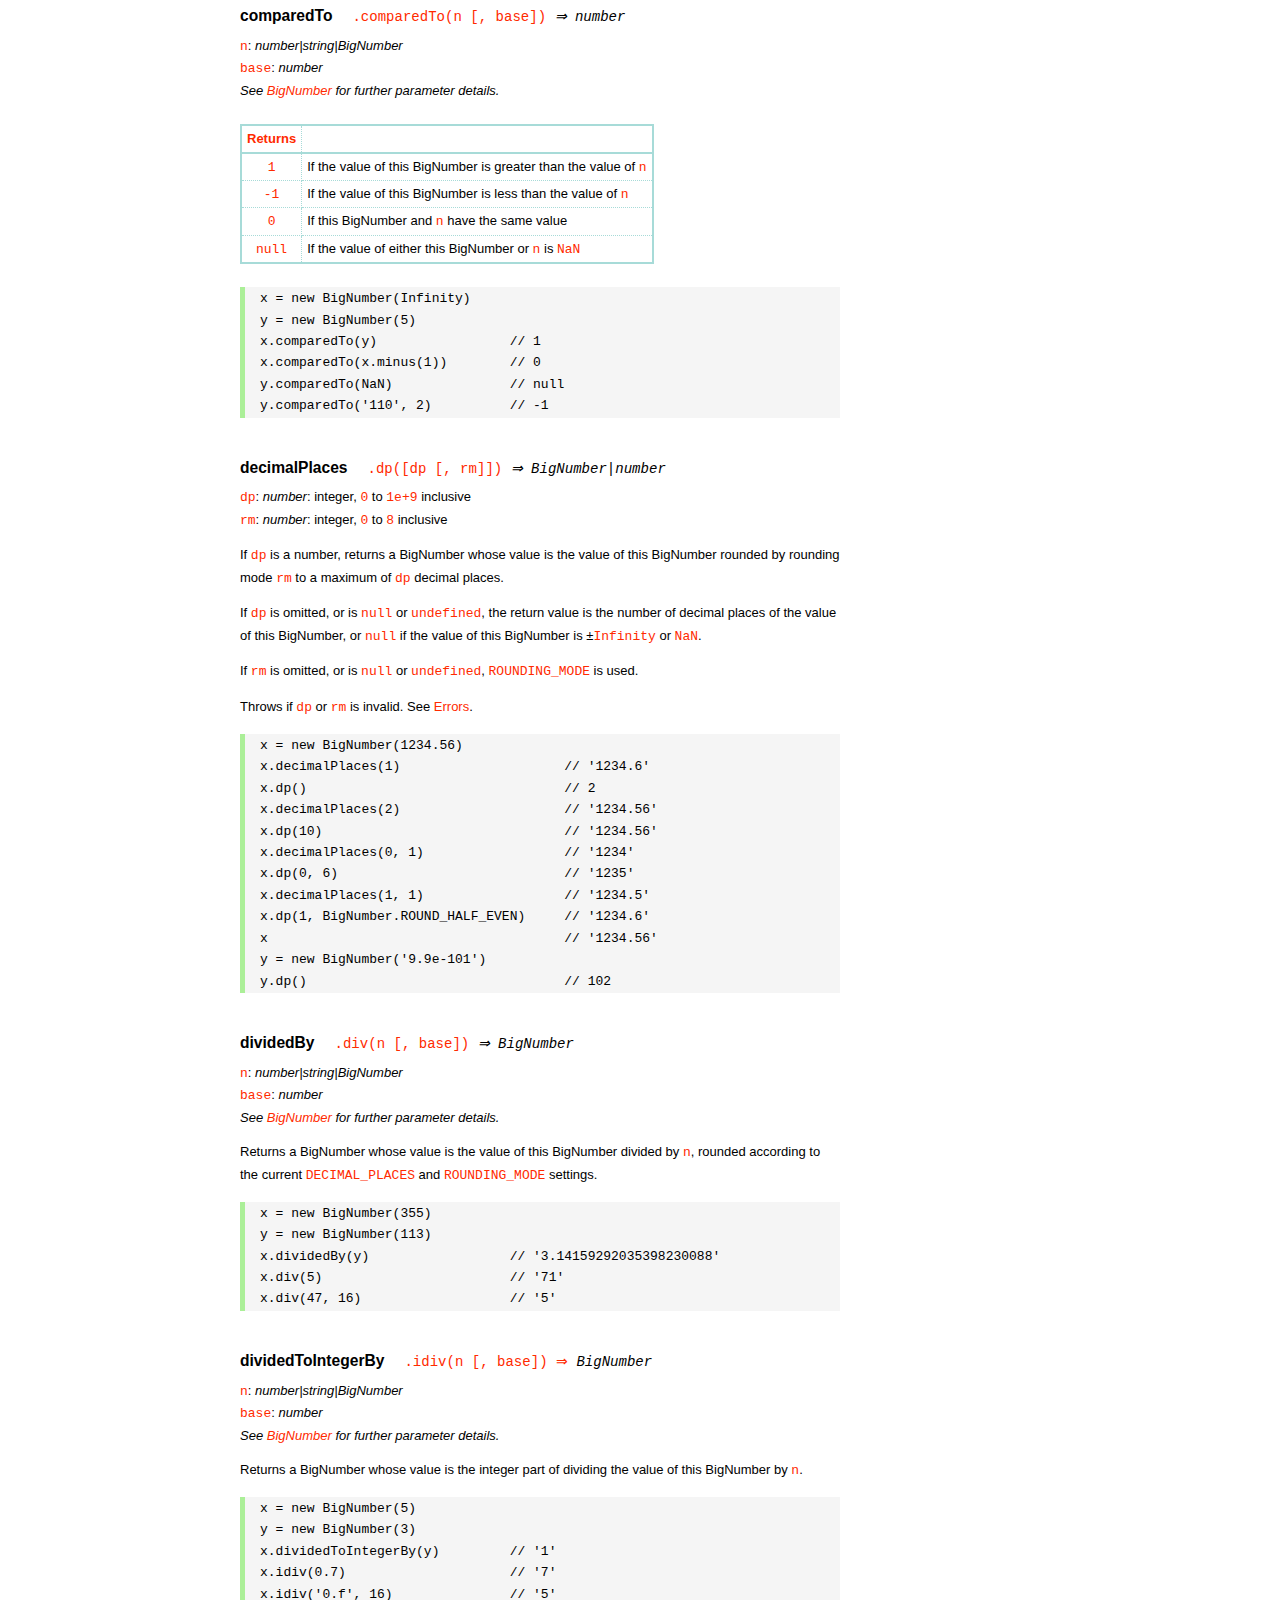
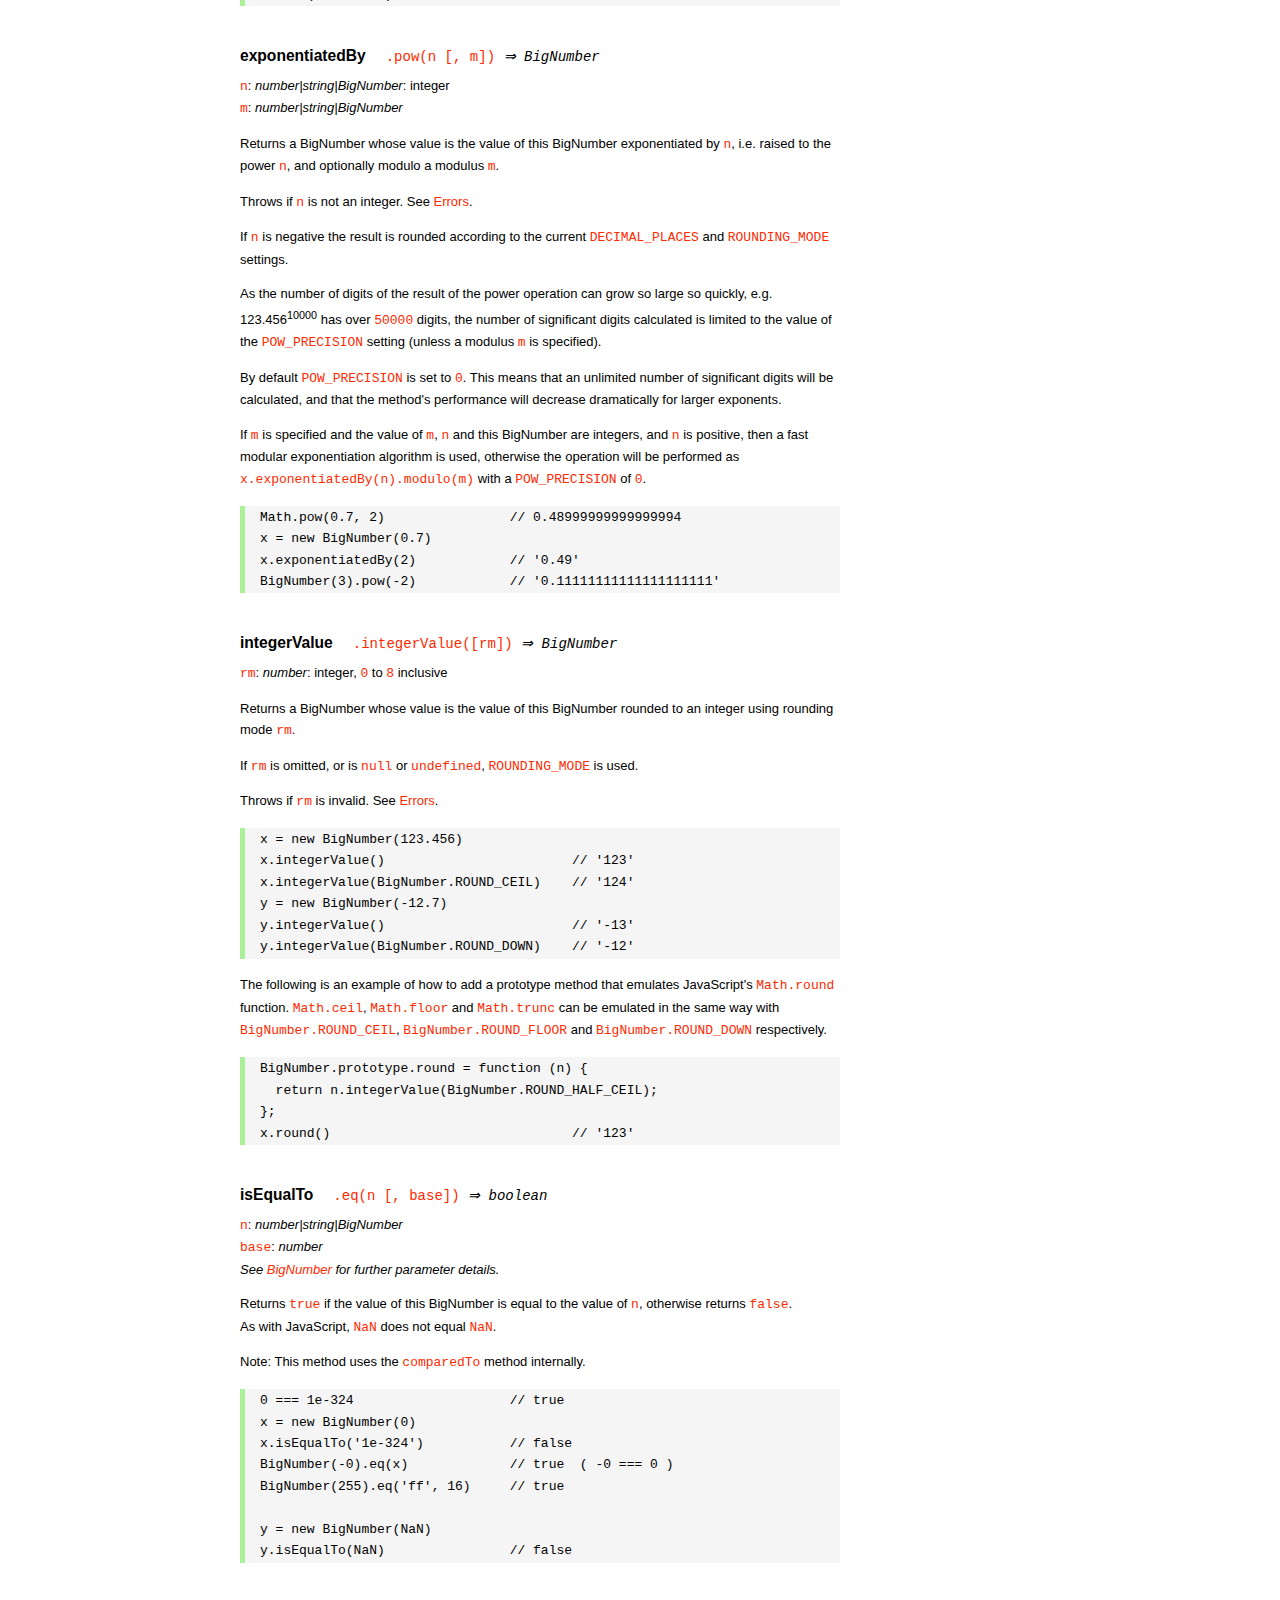
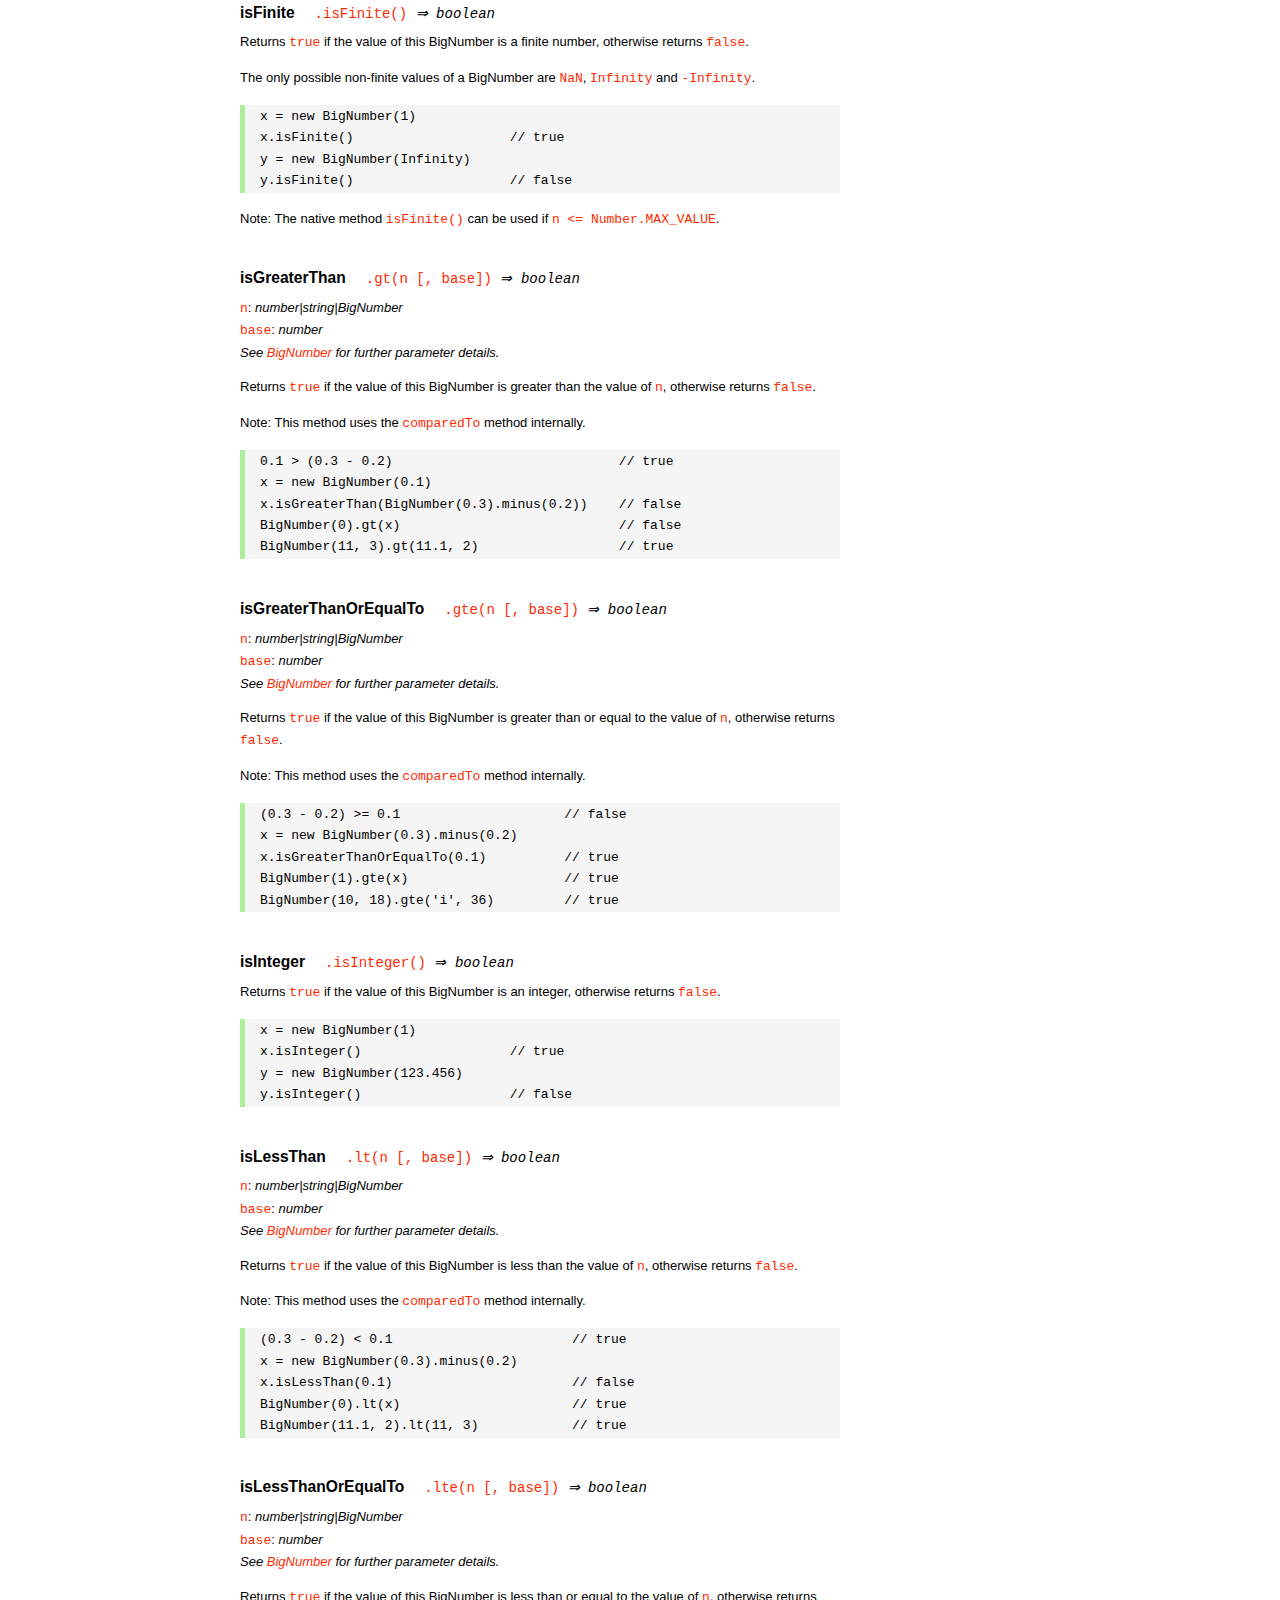
<file: node_modules/bignumber.js/doc/API.html>
<!DOCTYPE HTML>
<html>
<head>
<meta charset="utf-8">
<meta http-equiv="X-UA-Compatible" content="IE=edge">
<meta name="Author" content="M Mclaughlin">
<title>bignumber.js API</title>
<style>
html{font-size:100%}
body{background:#fff;font-family:"Helvetica Neue",Helvetica,Arial,sans-serif;font-size:13px;
  line-height:1.65em;min-height:100%;margin:0}
body,i{color:#000}
.nav{background:#fff;position:fixed;top:0;bottom:0;left:0;width:200px;overflow-y:auto;
  padding:15px 0 30px 15px}
div.container{width:600px;margin:50px 0 50px 240px}
p{margin:0 0 1em;width:600px}
pre,ul{margin:1em 0}
h1,h2,h3,h4,h5{margin:0;padding:1.5em 0 0}
h1,h2{padding:.75em 0}
h1{font:400 3em Verdana,sans-serif;color:#000;margin-bottom:1em}
h2{font-size:2.25em;color:#ff2a00}
h3{font-size:1.75em;color:#4dc71f}
h4{font-size:1.75em;color:#ff2a00;padding-bottom:.75em}
h5{font-size:1.2em;margin-bottom:.4em}
h6{font-size:1.1em;margin-bottom:0.8em;padding:0.5em 0}
dd{padding-top:.35em}
dt{padding-top:.5em}
b{font-weight:700}
dt b{font-size:1.3em}
a,a:visited{color:#ff2a00;text-decoration:none}
a:active,a:hover{outline:0;text-decoration:underline}
.nav a,.nav b,.nav a:visited{display:block;color:#ff2a00;font-weight:700; margin-top:15px}
.nav b{color:#4dc71f;margin-top:20px;cursor:default;width:auto}
ul{list-style-type:none;padding:0 0 0 20px}
.nav ul{line-height:14px;padding-left:0;margin:5px 0 0}
.nav ul a,.nav ul a:visited,span{display:inline;color:#000;font-family:Verdana,Geneva,sans-serif;
  font-size:11px;font-weight:400;margin:0}
.inset,ul.inset{margin-left:20px}
.inset{font-size:.9em}
.nav li{width:auto;margin:0 0 3px}
.alias{font-style:italic;margin-left:20px}
table{border-collapse:collapse;border-spacing:0;border:2px solid #a7dbd8;margin:1.75em 0;padding:0}
td,th{text-align:left;margin:0;padding:2px 5px;border:1px dotted #a7dbd8}
th{border-top:2px solid #a7dbd8;border-bottom:2px solid #a7dbd8;color:#ff2a00}
code,pre{font-family:Consolas, monaco, monospace;font-weight:400}
pre{background:#f5f5f5;white-space:pre-wrap;word-wrap:break-word;border-left:5px solid #abef98;
  padding:1px 0 1px 15px;margin:1.2em 0}
code,.nav-title{color:#ff2a00}
.end{margin-bottom:25px}
.centre{text-align:center}
.error-table{font-size:13px;width:100%}
#faq{margin:3em 0 0}
li span{float:right;margin-right:10px;color:#c0c0c0}
#js{font:inherit;color:#4dc71f}
</style>
</head>
<body>

  <div class="nav">

    <b>v8.1.0</b>

	<a class='nav-title' href="#">API</a>

    <b> CONSTRUCTOR </b>
    <ul>
      <li><a href="#bignumber">BigNumber</a></li>
    </ul>

    <a href="#methods">Methods</a>
    <ul>
      <li><a href="#clone">clone</a></li>
      <li><a href="#config" >config</a><span>set</span></li>
      <li>
        <ul class="inset">
          <li><a href="#decimal-places">DECIMAL_PLACES</a></li>
          <li><a href="#rounding-mode" >ROUNDING_MODE</a></li>
          <li><a href="#exponential-at">EXPONENTIAL_AT</a></li>
          <li><a href="#range"         >RANGE</a></li>
          <li><a href="#crypto"        >CRYPTO</a></li>
          <li><a href="#modulo-mode"   >MODULO_MODE</a></li>
          <li><a href="#pow-precision" >POW_PRECISION</a></li>
          <li><a href="#format"        >FORMAT</a></li>
          <li><a href="#alphabet"      >ALPHABET</a></li>
        </ul>
      </li>
      <li><a href="#isBigNumber">isBigNumber</a></li>
      <li><a href="#max"        >maximum</a><span>max</span></li>
      <li><a href="#min"        >minimum</a><span>min</span></li>
      <li><a href="#random"     >random</a></li>
      <li><a href="#sum"        >sum</a></li>
    </ul>

    <a href="#constructor-properties">Properties</a>
    <ul>
      <li><a href="#round-up"        >ROUND_UP</a></li>
      <li><a href="#round-down"      >ROUND_DOWN</a></li>
      <li><a href="#round-ceil"      >ROUND_CEIL</a></li>
      <li><a href="#round-floor"     >ROUND_FLOOR</a></li>
      <li><a href="#round-half-up"   >ROUND_HALF_UP</a></li>
      <li><a href="#round-half-down" >ROUND_HALF_DOWN</a></li>
      <li><a href="#round-half-even" >ROUND_HALF_EVEN</a></li>
      <li><a href="#round-half-ceil" >ROUND_HALF_CEIL</a></li>
      <li><a href="#round-half-floor">ROUND_HALF_FLOOR</a></li>
      <li><a href="#debug"           >DEBUG</a></li>
    </ul>

    <b> INSTANCE </b>

    <a href="#prototype-methods">Methods</a>
    <ul>
      <li><a href="#abs"    >absoluteValue         </a><span>abs</span>  </li>
      <li><a href="#cmp"    >comparedTo            </a>                  </li>
      <li><a href="#dp"     >decimalPlaces         </a><span>dp</span>   </li>
      <li><a href="#div"    >dividedBy             </a><span>div</span>  </li>
      <li><a href="#divInt" >dividedToIntegerBy    </a><span>idiv</span> </li>
      <li><a href="#pow"    >exponentiatedBy       </a><span>pow</span>  </li>
      <li><a href="#int"    >integerValue          </a>                  </li>
      <li><a href="#eq"     >isEqualTo             </a><span>eq</span>   </li>
      <li><a href="#isF"    >isFinite              </a>                  </li>
      <li><a href="#gt"     >isGreaterThan         </a><span>gt</span>   </li>
      <li><a href="#gte"    >isGreaterThanOrEqualTo</a><span>gte</span>  </li>
      <li><a href="#isInt"  >isInteger             </a>                  </li>
      <li><a href="#lt"     >isLessThan            </a><span>lt</span>   </li>
      <li><a href="#lte"    >isLessThanOrEqualTo   </a><span>lte</span>  </li>
      <li><a href="#isNaN"  >isNaN                 </a>                  </li>
      <li><a href="#isNeg"  >isNegative            </a>                  </li>
      <li><a href="#isPos"  >isPositive            </a>                  </li>
      <li><a href="#isZ"    >isZero                </a>                  </li>
      <li><a href="#minus"  >minus                 </a>                  </li>
      <li><a href="#mod"    >modulo                </a><span>mod</span>  </li>
      <li><a href="#times"  >multipliedBy          </a><span>times</span></li>
      <li><a href="#neg"    >negated               </a>                  </li>
      <li><a href="#plus"   >plus                  </a>                  </li>
      <li><a href="#sd"     >precision             </a><span>sd</span>   </li>
      <li><a href="#shift"  >shiftedBy             </a>                  </li>
      <li><a href="#sqrt"   >squareRoot            </a><span>sqrt</span> </li>
      <li><a href="#toE"    >toExponential         </a>                  </li>
      <li><a href="#toFix"  >toFixed               </a>                  </li>
      <li><a href="#toFor"  >toFormat              </a>                  </li>
      <li><a href="#toFr"   >toFraction            </a>                  </li>
      <li><a href="#toJSON" >toJSON                </a>                  </li>
      <li><a href="#toN"    >toNumber              </a>                  </li>
      <li><a href="#toP"    >toPrecision           </a>                  </li>
      <li><a href="#toS"    >toString              </a>                  </li>
      <li><a href="#valueOf">valueOf               </a>                  </li>
    </ul>

    <a href="#instance-properties">Properties</a>
    <ul>
      <li><a href="#coefficient">c: coefficient</a></li>
      <li><a href="#exponent"   >e: exponent</a></li>
      <li><a href="#sign"       >s: sign</a></li>
    </ul>

    <a href="#zero-nan-infinity">Zero, NaN &amp; Infinity</a>
    <a href="#Errors">Errors</a>
    <a href="#type-coercion">Type coercion</a>
    <a class='end' href="#faq">FAQ</a>

  </div>

  <div class="container">

    <h1>bignumber<span id='js'>.js</span></h1>

    <p>A JavaScript library for arbitrary-precision arithmetic.</p>
    <p><a href="https://github.com/MikeMcl/bignumber.js">Hosted on GitHub</a>. </p>

    <h2>API</h2>

    <p>
      See the <a href='https://github.com/MikeMcl/bignumber.js'>README</a> on GitHub for a
      quick-start introduction.
    </p>
    <p>
      In all examples below, <code>var</code> and semicolons are not shown, and if a commented-out
      value is in quotes it means <code>toString</code> has been called on the preceding expression.
    </p>


    <h3>CONSTRUCTOR</h3>


    <h5 id="bignumber">
      BigNumber<code class='inset'>BigNumber(n [, base]) <i>&rArr; BigNumber</i></code>
    </h5>
    <p>
      <code>n</code>: <i>number|string|BigNumber</i><br />
      <code>base</code>: <i>number</i>: integer, <code>2</code> to <code>36</code> inclusive. (See
      <a href='#alphabet'><code>ALPHABET</code></a> to extend this range).
    </p>
    <p>
      Returns a new instance of a BigNumber object with value <code>n</code>, where <code>n</code>
      is a numeric value in the specified <code>base</code>, or base <code>10</code> if
      <code>base</code> is omitted or is <code>null</code> or <code>undefined</code>.
    </p>
    <pre>
x = new BigNumber(123.4567)                // '123.4567'
// 'new' is optional
y = BigNumber(x)                           // '123.4567'</pre>
    <p>
      If <code>n</code> is a base <code>10</code> value it can be in normal (fixed-point) or
      exponential notation. Values in other bases must be in normal notation. Values in any base can
      have fraction digits, i.e. digits after the decimal point.
    </p>
    <pre>
new BigNumber(43210)                       // '43210'
new BigNumber('4.321e+4')                  // '43210'
new BigNumber('-735.0918e-430')            // '-7.350918e-428'
new BigNumber('123412421.234324', 5)       // '607236.557696'</pre>
    <p>
      Signed <code>0</code>, signed <code>Infinity</code> and <code>NaN</code> are supported.
    </p>
    <pre>
new BigNumber('-Infinity')                 // '-Infinity'
new BigNumber(NaN)                         // 'NaN'
new BigNumber(-0)                          // '0'
new BigNumber('.5')                        // '0.5'
new BigNumber('+2')                        // '2'</pre>
    <p>
      String values in hexadecimal literal form, e.g. <code>'0xff'</code>, are valid, as are
      string values with the octal and binary prefixs <code>'0o'</code> and <code>'0b'</code>.
      String values in octal literal form without the prefix will be interpreted as
      decimals, e.g. <code>'011'</code> is interpreted as 11, not 9.
    </p>
    <pre>
new BigNumber(-10110100.1, 2)              // '-180.5'
new BigNumber('-0b10110100.1')             // '-180.5'
new BigNumber('ff.8', 16)                  // '255.5'
new BigNumber('0xff.8')                    // '255.5'</pre>
    <p>
      If a base is specified, <code>n</code> is rounded according to the current
      <a href='#decimal-places'><code>DECIMAL_PLACES</code></a> and
      <a href='#rounding-mode'><code>ROUNDING_MODE</code></a> settings. <em>This includes base
      <code>10</code> so don't include a <code>base</code> parameter for decimal values unless
      this behaviour is wanted.</em>
    </p>
    <pre>BigNumber.config({ DECIMAL_PLACES: 5 })
new BigNumber(1.23456789)                  // '1.23456789'
new BigNumber(1.23456789, 10)              // '1.23457'</pre>
    <p>An error is thrown if <code>base</code> is invalid. See <a href='#Errors'>Errors</a>.</p>
    <p>
      There is no limit to the number of digits of a value of type <em>string</em> (other than
      that of JavaScript's maximum array size). See <a href='#range'><code>RANGE</code></a> to set
      the maximum and minimum possible exponent value of a BigNumber.
    </p>
    <pre>
new BigNumber('5032485723458348569331745.33434346346912144534543')
new BigNumber('4.321e10000000')</pre>
    <p>BigNumber <code>NaN</code> is returned if <code>n</code> is invalid
    (unless <code>BigNumber.DEBUG</code> is <code>true</code>, see below).</p>
    <pre>
new BigNumber('.1*')                       // 'NaN'
new BigNumber('blurgh')                    // 'NaN'
new BigNumber(9, 2)                        // 'NaN'</pre>
    <p>
      To aid in debugging, if <code>BigNumber.DEBUG</code> is <code>true</code> then an error will
      be thrown on an invalid <code>n</code>. An error will also be thrown if <code>n</code> is of
      type <em>number</em> with more than <code>15</code> significant digits, as calling
      <code><a href='#toS'>toString</a></code> or <code><a href='#valueOf'>valueOf</a></code> on
      these numbers may not result in the intended value.
    </p>
      <pre>
console.log(823456789123456.3)            //  823456789123456.2
new BigNumber(823456789123456.3)          // '823456789123456.2'
BigNumber.DEBUG = true
// '[BigNumber Error] Number primitive has more than 15 significant digits'
new BigNumber(823456789123456.3)
// '[BigNumber Error] Not a base 2 number'
new BigNumber(9, 2)</pre>
    <p>
      A BigNumber can also be created from an object literal.
      Use <code><a href='#isBigNumber'>isBigNumber</a></code> to check that it is well-formed.
    </p>
    <pre>new BigNumber({ s: 1, e: 2, c: [ 777, 12300000000000 ], _isBigNumber: true })    // '777.123'</pre>




    <h4 id="methods">Methods</h4>
     <p>The static methods of a BigNumber constructor.</p>




    <h5 id="clone">clone
      <code class='inset'>.clone([object]) <i>&rArr; BigNumber constructor</i></code>
    </h5>
    <p><code>object</code>: <i>object</i></p>
    <p>
      Returns a new independent BigNumber constructor with configuration as described by
      <code>object</code> (see <a href='#config'><code>config</code></a>), or with the default
      configuration if <code>object</code> is <code>null</code> or <code>undefined</code>.
    </p>
    <p>
      Throws if <code>object</code> is not an object. See <a href='#Errors'>Errors</a>.
    </p>
    <pre>BigNumber.config({ DECIMAL_PLACES: 5 })
BN = BigNumber.clone({ DECIMAL_PLACES: 9 })

x = new BigNumber(1)
y = new BN(1)

x.div(3)                        // 0.33333
y.div(3)                        // 0.333333333

// BN = BigNumber.clone({ DECIMAL_PLACES: 9 }) is equivalent to:
BN = BigNumber.clone()
BN.config({ DECIMAL_PLACES: 9 })</pre>



    <h5 id="config">config<code class='inset'>set([object]) <i>&rArr; object</i></code></h5>
    <p>
      <code>object</code>: <i>object</i>: an object that contains some or all of the following
      properties.
    </p>
    <p>Configures the settings for this particular BigNumber constructor.</p>

    <dl class='inset'>
      <dt id="decimal-places"><code><b>DECIMAL_PLACES</b></code></dt>
      <dd>
        <i>number</i>: integer, <code>0</code> to <code>1e+9</code> inclusive<br />
        Default value: <code>20</code>
      </dd>
      <dd>
        The <u>maximum</u> number of decimal places of the results of operations involving
        division, i.e. division, square root and base conversion operations, and power
        operations with negative exponents.<br />
      </dd>
      <dd>
      <pre>BigNumber.config({ DECIMAL_PLACES: 5 })
BigNumber.set({ DECIMAL_PLACES: 5 })    // equivalent</pre>
      </dd>



      <dt id="rounding-mode"><code><b>ROUNDING_MODE</b></code></dt>
      <dd>
        <i>number</i>: integer, <code>0</code> to <code>8</code> inclusive<br />
        Default value: <code>4</code> <a href="#round-half-up">(<code>ROUND_HALF_UP</code>)</a>
      </dd>
      <dd>
        The rounding mode used in the above operations and the default rounding mode of
        <a href='#dp'><code>decimalPlaces</code></a>,
        <a href='#sd'><code>precision</code></a>,
        <a href='#toE'><code>toExponential</code></a>,
        <a href='#toFix'><code>toFixed</code></a>,
        <a href='#toFor'><code>toFormat</code></a> and
        <a href='#toP'><code>toPrecision</code></a>.
      </dd>
      <dd>The modes are available as enumerated properties of the BigNumber constructor.</dd>
       <dd>
      <pre>BigNumber.config({ ROUNDING_MODE: 0 })
BigNumber.set({ ROUNDING_MODE: BigNumber.ROUND_UP })    // equivalent</pre>
        </dd>



      <dt id="exponential-at"><code><b>EXPONENTIAL_AT</b></code></dt>
      <dd>
        <i>number</i>: integer, magnitude <code>0</code> to <code>1e+9</code> inclusive, or
        <br />
        <i>number</i>[]: [ integer <code>-1e+9</code> to <code>0</code> inclusive, integer
        <code>0</code> to <code>1e+9</code> inclusive ]<br />
        Default value: <code>[-7, 20]</code>
      </dd>
      <dd>
        The exponent value(s) at which <code>toString</code> returns exponential notation.
      </dd>
      <dd>
        If a single number is assigned, the value is the exponent magnitude.<br />
        If an array of two numbers is assigned then the first number is the negative exponent
        value at and beneath which exponential notation is used, and the second number is the
        positive exponent value at and above which the same.
      </dd>
      <dd>
        For example, to emulate JavaScript numbers in terms of the exponent values at which they
        begin to use exponential notation, use <code>[-7, 20]</code>.
      </dd>
      <dd>
      <pre>BigNumber.config({ EXPONENTIAL_AT: 2 })
new BigNumber(12.3)         // '12.3'        e is only 1
new BigNumber(123)          // '1.23e+2'
new BigNumber(0.123)        // '0.123'       e is only -1
new BigNumber(0.0123)       // '1.23e-2'

BigNumber.config({ EXPONENTIAL_AT: [-7, 20] })
new BigNumber(123456789)    // '123456789'   e is only 8
new BigNumber(0.000000123)  // '1.23e-7'

// Almost never return exponential notation:
BigNumber.config({ EXPONENTIAL_AT: 1e+9 })

// Always return exponential notation:
BigNumber.config({ EXPONENTIAL_AT: 0 })</pre>
      </dd>
      <dd>
        Regardless of the value of <code>EXPONENTIAL_AT</code>, the <code>toFixed</code> method
        will always return a value in normal notation and the <code>toExponential</code> method
        will always return a value in exponential form.
      </dd>
      <dd>
        Calling <code>toString</code> with a base argument, e.g. <code>toString(10)</code>, will
        also always return normal notation.
      </dd>



      <dt id="range"><code><b>RANGE</b></code></dt>
      <dd>
        <i>number</i>: integer, magnitude <code>1</code> to <code>1e+9</code> inclusive, or
        <br />
        <i>number</i>[]: [ integer <code>-1e+9</code> to <code>-1</code> inclusive, integer
        <code>1</code> to <code>1e+9</code> inclusive ]<br />
        Default value: <code>[-1e+9, 1e+9]</code>
      </dd>
      <dd>
        The exponent value(s) beyond which overflow to <code>Infinity</code> and underflow to
        zero occurs.
      </dd>
      <dd>
        If a single number is assigned, it is the maximum exponent magnitude: values wth a
        positive exponent of greater magnitude become <code>Infinity</code> and those with a
        negative exponent of greater magnitude become zero.
      <dd>
        If an array of two numbers is assigned then the first number is the negative exponent
        limit and the second number is the positive exponent limit.
      </dd>
      <dd>
        For example, to emulate JavaScript numbers in terms of the exponent values at which they
        become zero and <code>Infinity</code>, use <code>[-324, 308]</code>.
      </dd>
      <dd>
      <pre>BigNumber.config({ RANGE: 500 })
BigNumber.config().RANGE     // [ -500, 500 ]
new BigNumber('9.999e499')   // '9.999e+499'
new BigNumber('1e500')       // 'Infinity'
new BigNumber('1e-499')      // '1e-499'
new BigNumber('1e-500')      // '0'

BigNumber.config({ RANGE: [-3, 4] })
new BigNumber(99999)         // '99999'      e is only 4
new BigNumber(100000)        // 'Infinity'   e is 5
new BigNumber(0.001)         // '0.01'       e is only -3
new BigNumber(0.0001)        // '0'          e is -4</pre>
      </dd>
      <dd>
        The largest possible magnitude of a finite BigNumber is
        <code>9.999...e+1000000000</code>.<br />
        The smallest possible magnitude of a non-zero BigNumber is <code>1e-1000000000</code>.
      </dd>



      <dt id="crypto"><code><b>CRYPTO</b></code></dt>
      <dd>
        <i>boolean</i>: <code>true</code> or <code>false</code>.<br />
        Default value: <code>false</code>
      </dd>
      <dd>
        The value that determines whether cryptographically-secure pseudo-random number
        generation is used.
      </dd>
      <dd>
        If <code>CRYPTO</code> is set to <code>true</code> then the
        <a href='#random'><code>random</code></a> method will generate random digits using
        <code>crypto.getRandomValues</code> in browsers that support it, or
        <code>crypto.randomBytes</code> if using Node.js.
      </dd>
      <dd>
        If neither function is supported by the host environment then attempting to set
        <code>CRYPTO</code> to <code>true</code> will fail and an exception will be thrown.
      </dd>
      <dd>
        If <code>CRYPTO</code> is <code>false</code> then the source of randomness used will be
        <code>Math.random</code> (which is assumed to generate at least <code>30</code> bits of
        randomness).
      </dd>
      <dd>See <a href='#random'><code>random</code></a>.</dd>
      <dd>
      <pre>
// Node.js
global.crypto = require('crypto')

BigNumber.config({ CRYPTO: true })
BigNumber.config().CRYPTO       // true
BigNumber.random()              // 0.54340758610486147524</pre>
      </dd>



      <dt id="modulo-mode"><code><b>MODULO_MODE</b></code></dt>
      <dd>
        <i>number</i>: integer, <code>0</code> to <code>9</code> inclusive<br />
        Default value: <code>1</code> (<a href="#round-down"><code>ROUND_DOWN</code></a>)
      </dd>
      <dd>The modulo mode used when calculating the modulus: <code>a mod n</code>.</dd>
      <dd>
        The quotient, <code>q = a / n</code>, is calculated according to the
        <a href='#rounding-mode'><code>ROUNDING_MODE</code></a> that corresponds to the chosen
        <code>MODULO_MODE</code>.
      </dd>
      <dd>The remainder, <code>r</code>, is calculated as: <code>r = a - n * q</code>.</dd>
      <dd>
        The modes that are most commonly used for the modulus/remainder operation are shown in
        the following table. Although the other rounding modes can be used, they may not give
        useful results.
      </dd>
      <dd>
        <table>
          <tr><th>Property</th><th>Value</th><th>Description</th></tr>
          <tr>
            <td><b>ROUND_UP</b></td><td class='centre'>0</td>
            <td>
              The remainder is positive if the dividend is negative, otherwise it is negative.
            </td>
          </tr>
          <tr>
            <td><b>ROUND_DOWN</b></td><td class='centre'>1</td>
            <td>
              The remainder has the same sign as the dividend.<br />
              This uses 'truncating division' and matches the behaviour of JavaScript's
              remainder operator <code>%</code>.
            </td>
          </tr>
          <tr>
            <td><b>ROUND_FLOOR</b></td><td class='centre'>3</td>
            <td>
              The remainder has the same sign as the divisor.<br />
              This matches Python's <code>%</code> operator.
            </td>
          </tr>
          <tr>
            <td><b>ROUND_HALF_EVEN</b></td><td class='centre'>6</td>
            <td>The <i>IEEE 754</i> remainder function.</td>
          </tr>
           <tr>
             <td><b>EUCLID</b></td><td class='centre'>9</td>
             <td>
               The remainder is always positive. Euclidian division: <br />
               <code>q = sign(n) * floor(a / abs(n))</code>
             </td>
           </tr>
        </table>
      </dd>
      <dd>
        The rounding/modulo modes are available as enumerated properties of the BigNumber
        constructor.
      </dd>
      <dd>See <a href='#mod'><code>modulo</code></a>.</dd>
      <dd>
        <pre>BigNumber.config({ MODULO_MODE: BigNumber.EUCLID })
BigNumber.config({ MODULO_MODE: 9 })          // equivalent</pre>
      </dd>



      <dt id="pow-precision"><code><b>POW_PRECISION</b></code></dt>
      <dd>
        <i>number</i>: integer, <code>0</code> to <code>1e+9</code> inclusive.<br />
        Default value: <code>0</code>
      </dd>
      <dd>
        The <i>maximum</i> precision, i.e. number of significant digits, of the result of the power
        operation (unless a modulus is specified).
      </dd>
      <dd>If set to <code>0</code>, the number of significant digits will not be limited.</dd>
      <dd>See <a href='#pow'><code>exponentiatedBy</code></a>.</dd>
      <dd><pre>BigNumber.config({ POW_PRECISION: 100 })</pre></dd>



      <dt id="format"><code><b>FORMAT</b></code></dt>
      <dd><i>object</i></dd>
      <dd>
        The <code>FORMAT</code> object configures the format of the string returned by the
        <a href='#toFor'><code>toFormat</code></a> method.
      </dd>
      <dd>
        The example below shows the properties of the <code>FORMAT</code> object that are
        recognised, and their default values.
      </dd>
      <dd>
         Unlike the other configuration properties, the values of the properties of the
         <code>FORMAT</code> object will not be checked for validity. The existing
         <code>FORMAT</code> object will simply be replaced by the object that is passed in.
         The object can include any number of the properties shown below.
      </dd>
      <dd>See <a href='#toFor'><code>toFormat</code></a> for examples of usage.</dd>
      <dd>
      <pre>
BigNumber.config({
  FORMAT: {
    // string to prepend
    prefix: '',
    // decimal separator
    decimalSeparator: '.',
    // grouping separator of the integer part
    groupSeparator: ',',
    // primary grouping size of the integer part
    groupSize: 3,
    // secondary grouping size of the integer part
    secondaryGroupSize: 0,
    // grouping separator of the fraction part
    fractionGroupSeparator: ' ',
    // grouping size of the fraction part
    fractionGroupSize: 0,
    // string to append
    suffix: ''
  }
});</pre>
      </dd>



      <dt id="alphabet"><code><b>ALPHABET</b></code></dt>
      <dd>
        <i>string</i><br />
        Default value: <code>'0123456789abcdefghijklmnopqrstuvwxyz'</code>
      </dd>
      <dd>
        The alphabet used for base conversion. The length of the alphabet corresponds to the
        maximum value of the base argument that can be passed to the
        <a href='#bignumber'><code>BigNumber</code></a> constructor or
        <a href='#toS'><code>toString</code></a>.
      </dd>
      <dd>
        There is no maximum length for the alphabet, but it must be at least 2 characters long, and
        it must not contain whitespace or a repeated character, or the sign indicators
        <code>'+'</code> and <code>'-'</code>, or the decimal separator <code>'.'</code>.
      </dd>
      <dd>
        <pre>// duodecimal (base 12)
BigNumber.config({ ALPHABET: '0123456789TE' })
x = new BigNumber('T', 12)
x.toString()                // '10'
x.toString(12)              // 'T'</pre>
      </dd>



    </dl>
    <br /><br />
    <p>Returns an object with the above properties and their current values.</p>
    <p>
      Throws if <code>object</code> is not an object, or if an invalid value is assigned to
      one or more of the above properties. See <a href='#Errors'>Errors</a>.
    </p>
    <pre>
BigNumber.config({
  DECIMAL_PLACES: 40,
  ROUNDING_MODE: BigNumber.ROUND_HALF_CEIL,
  EXPONENTIAL_AT: [-10, 20],
  RANGE: [-500, 500],
  CRYPTO: true,
  MODULO_MODE: BigNumber.ROUND_FLOOR,
  POW_PRECISION: 80,
  FORMAT: {
    groupSize: 3,
    groupSeparator: ' ',
    decimalSeparator: ','
  },
  ALPHABET: '0123456789abcdefghijklmnopqrstuvwxyzABCDEFGHIJKLMNOPQRSTUVWXYZ$_'
});

obj = BigNumber.config();
obj.DECIMAL_PLACES        // 40
obj.RANGE                 // [-500, 500]</pre>



    <h5 id="isBigNumber">
      isBigNumber<code class='inset'>.isBigNumber(value) <i>&rArr; boolean</i></code>
    </h5>
    <p><code>value</code>: <i>any</i><br /></p>
    <p>
      Returns <code>true</code> if <code>value</code> is a BigNumber instance, otherwise returns
      <code>false</code>.
    </p>
    <pre>x = 42
y = new BigNumber(x)

BigNumber.isBigNumber(x)             // false
y instanceof BigNumber               // true
BigNumber.isBigNumber(y)             // true

BN = BigNumber.clone();
z = new BN(x)
z instanceof BigNumber               // false
BigNumber.isBigNumber(z)             // true</pre>
    <p>
      If <code>value</code> is a BigNumber instance and <code>BigNumber.DEBUG</code> is <code>true</code>,
      then this method will also check if <code>value</code> is well-formed, and throw if it is not.
      See <a href='#Errors'>Errors</a>.
    </p>
    <p>
      The check can be useful if creating a BigNumber from an object literal.
      See <a href='#bignumber'>BigNumber</a>.
    </p>
    <pre>
x = new BigNumber(10)

// Change x.c to an illegitimate value.
x.c = NaN

BigNumber.DEBUG = false

// No error.
BigNumber.isBigNumber(x)    // true

BigNumber.DEBUG = true

// Error.
BigNumber.isBigNumber(x)    // '[BigNumber Error] Invalid BigNumber'</pre>



    <h5 id="max">maximum<code class='inset'>.max(n...) <i>&rArr; BigNumber</i></code></h5>
    <p>
      <code>n</code>: <i>number|string|BigNumber</i><br />
      <i>See <code><a href="#bignumber">BigNumber</a></code> for further parameter details.</i>
    </p>
    <p>
      Returns a BigNumber whose value is the maximum of the arguments.
    </p>
    <p>The return value is always exact and unrounded.</p>
    <pre>x = new BigNumber('3257869345.0378653')
BigNumber.maximum(4e9, x, '123456789.9')      // '4000000000'

arr = [12, '13', new BigNumber(14)]
BigNumber.max.apply(null, arr)                // '14'</pre>



    <h5 id="min">minimum<code class='inset'>.min(n...) <i>&rArr; BigNumber</i></code></h5>
    <p>
      <code>n</code>: <i>number|string|BigNumber</i><br />
      <i>See <code><a href="#bignumber">BigNumber</a></code> for further parameter details.</i>
    </p>
    <p>
      Returns a BigNumber whose value is the minimum of the arguments.
    </p>
    <p>The return value is always exact and unrounded.</p>
    <pre>x = new BigNumber('3257869345.0378653')
BigNumber.minimum(4e9, x, '123456789.9')      // '123456789.9'

arr = [2, new BigNumber(-14), '-15.9999', -12]
BigNumber.min.apply(null, arr)                // '-15.9999'</pre>



    <h5 id="random">
      random<code class='inset'>.random([dp]) <i>&rArr; BigNumber</i></code>
    </h5>
    <p><code>dp</code>: <i>number</i>: integer, <code>0</code> to <code>1e+9</code> inclusive</p>
    <p>
      Returns a new BigNumber with a pseudo-random value equal to or greater than <code>0</code> and
      less than <code>1</code>.
    </p>
    <p>
      The return value will have <code>dp</code> decimal places (or less if trailing zeros are
      produced).<br />
      If <code>dp</code> is omitted then the number of decimal places will default to the current
      <a href='#decimal-places'><code>DECIMAL_PLACES</code></a> setting.
    </p>
    <p>
      Depending on the value of this BigNumber constructor's
      <a href='#crypto'><code>CRYPTO</code></a> setting and the support for the
      <code>crypto</code> object in the host environment, the random digits of the return value are
      generated by either <code>Math.random</code> (fastest), <code>crypto.getRandomValues</code>
      (Web Cryptography API in recent browsers) or <code>crypto.randomBytes</code> (Node.js).
    </p>
    <p>
      To be able to set <a href='#crypto'><code>CRYPTO</code></a> to <code>true</code> when using
      Node.js, the <code>crypto</code> object must be available globally:
    </p>
    <pre>global.crypto = require('crypto')</pre>
    <p>
      If <a href='#crypto'><code>CRYPTO</code></a> is <code>true</code>, i.e. one of the
      <code>crypto</code> methods is to be used, the value of a returned BigNumber should be
      cryptographically-secure and statistically indistinguishable from a random value.
    </p>
    <p>
      Throws if <code>dp</code> is invalid. See <a href='#Errors'>Errors</a>.
    </p>
    <pre>BigNumber.config({ DECIMAL_PLACES: 10 })
BigNumber.random()              // '0.4117936847'
BigNumber.random(20)            // '0.78193327636914089009'</pre>



    <h5 id="sum">sum<code class='inset'>.sum(n...) <i>&rArr; BigNumber</i></code></h5>
    <p>
      <code>n</code>: <i>number|string|BigNumber</i><br />
      <i>See <code><a href="#bignumber">BigNumber</a></code> for further parameter details.</i>
    </p>
    <p>Returns a BigNumber whose value is the sum of the arguments.</p>
    <p>The return value is always exact and unrounded.</p>
    <pre>x = new BigNumber('3257869345.0378653')
BigNumber.sum(4e9, x, '123456789.9')      // '7381326134.9378653'

arr = [2, new BigNumber(14), '15.9999', 12]
BigNumber.sum.apply(null, arr)            // '43.9999'</pre>



    <h4 id="constructor-properties">Properties</h4>
    <p>
      The library's enumerated rounding modes are stored as properties of the constructor.<br />
      (They are not referenced internally by the library itself.)
    </p>
    <p>
      Rounding modes <code>0</code> to <code>6</code> (inclusive) are the same as those of Java's
      BigDecimal class.
    </p>
    <table>
      <tr>
        <th>Property</th>
        <th>Value</th>
        <th>Description</th>
      </tr>
      <tr>
        <td id="round-up"><b>ROUND_UP</b></td>
        <td class='centre'>0</td>
        <td>Rounds away from zero</td>
      </tr>
      <tr>
        <td id="round-down"><b>ROUND_DOWN</b></td>
        <td class='centre'>1</td>
        <td>Rounds towards zero</td>
      </tr>
      <tr>
        <td id="round-ceil"><b>ROUND_CEIL</b></td>
        <td class='centre'>2</td>
        <td>Rounds towards <code>Infinity</code></td>
      </tr>
      <tr>
        <td id="round-floor"><b>ROUND_FLOOR</b></td>
        <td class='centre'>3</td>
        <td>Rounds towards <code>-Infinity</code></td>
      </tr>
      <tr>
        <td id="round-half-up"><b>ROUND_HALF_UP</b></td>
        <td class='centre'>4</td>
        <td>
          Rounds towards nearest neighbour.<br />
          If equidistant, rounds away from zero
        </td>
      </tr>
      <tr>
        <td id="round-half-down"><b>ROUND_HALF_DOWN</b></td>
        <td class='centre'>5</td>
        <td>
          Rounds towards nearest neighbour.<br />
          If equidistant, rounds towards zero
        </td>
      </tr>
      <tr>
        <td id="round-half-even"><b>ROUND_HALF_EVEN</b></td>
        <td class='centre'>6</td>
        <td>
          Rounds towards nearest neighbour.<br />
          If equidistant, rounds towards even neighbour
        </td>
      </tr>
      <tr>
        <td id="round-half-ceil"><b>ROUND_HALF_CEIL</b></td>
        <td class='centre'>7</td>
        <td>
          Rounds towards nearest neighbour.<br />
          If equidistant, rounds towards <code>Infinity</code>
        </td>
      </tr>
      <tr>
        <td id="round-half-floor"><b>ROUND_HALF_FLOOR</b></td>
        <td class='centre'>8</td>
        <td>
          Rounds towards nearest neighbour.<br />
          If equidistant, rounds towards <code>-Infinity</code>
        </td>
      </tr>
    </table>
    <pre>
BigNumber.config({ ROUNDING_MODE: BigNumber.ROUND_CEIL })
BigNumber.config({ ROUNDING_MODE: 2 })     // equivalent</pre>

    <h5 id="debug">DEBUG</h5>
    <p><i>undefined|false|true</i></p>
    <p>
      If <code>BigNumber.DEBUG</code> is set <code>true</code> then an error will be thrown
      if this <a href='#bignumber'>BigNumber</a> constructor receives an invalid value, such as
      a value of type <em>number</em> with more than <code>15</code> significant digits.
      See <a href='#bignumber'>BigNumber</a>.
    </p>
    <p>
      An error will also be thrown if the <code><a href='#isBigNumber'>isBigNumber</a></code>
      method receives a BigNumber that is not well-formed.
      See <code><a href='#isBigNumber'>isBigNumber</a></code>.
    </p>
    <pre>BigNumber.DEBUG = true</pre>


    <h3>INSTANCE</h3>


    <h4 id="prototype-methods">Methods</h4>
    <p>The methods inherited by a BigNumber instance from its constructor's prototype object.</p>
    <p>A BigNumber is immutable in the sense that it is not changed by its methods. </p>
    <p>
      The treatment of &plusmn;<code>0</code>, &plusmn;<code>Infinity</code> and <code>NaN</code> is
      consistent with how JavaScript treats these values.
    </p>
    <p>Many method names have a shorter alias.</p>



    <h5 id="abs">absoluteValue<code class='inset'>.abs() <i>&rArr; BigNumber</i></code></h5>
    <p>
      Returns a BigNumber whose value is the absolute value, i.e. the magnitude, of the value of
      this BigNumber.
    </p>
    <p>The return value is always exact and unrounded.</p>
    <pre>
x = new BigNumber(-0.8)
y = x.absoluteValue()           // '0.8'
z = y.abs()                     // '0.8'</pre>



    <h5 id="cmp">
      comparedTo<code class='inset'>.comparedTo(n [, base]) <i>&rArr; number</i></code>
    </h5>
    <p>
      <code>n</code>: <i>number|string|BigNumber</i><br />
      <code>base</code>: <i>number</i><br />
      <i>See <a href="#bignumber">BigNumber</a> for further parameter details.</i>
    </p>
    <table>
      <tr><th>Returns</th><th>&nbsp;</th></tr>
      <tr>
        <td class='centre'><code>1</code></td>
        <td>If the value of this BigNumber is greater than the value of <code>n</code></td>
      </tr>
      <tr>
        <td class='centre'><code>-1</code></td>
        <td>If the value of this BigNumber is less than the value of <code>n</code></td>
      </tr>
      <tr>
        <td class='centre'><code>0</code></td>
        <td>If this BigNumber and <code>n</code> have the same value</td>
      </tr>
       <tr>
        <td class='centre'><code>null</code></td>
        <td>If the value of either this BigNumber or <code>n</code> is <code>NaN</code></td>
      </tr>
    </table>
    <pre>
x = new BigNumber(Infinity)
y = new BigNumber(5)
x.comparedTo(y)                 // 1
x.comparedTo(x.minus(1))        // 0
y.comparedTo(NaN)               // null
y.comparedTo('110', 2)          // -1</pre>



    <h5 id="dp">
      decimalPlaces<code class='inset'>.dp([dp [, rm]]) <i>&rArr; BigNumber|number</i></code>
    </h5>
    <p>
      <code>dp</code>: <i>number</i>: integer, <code>0</code> to <code>1e+9</code> inclusive<br />
      <code>rm</code>: <i>number</i>: integer, <code>0</code> to <code>8</code> inclusive
    </p>
    <p>
      If <code>dp</code> is a number, returns a BigNumber whose value is the value of this BigNumber
      rounded by rounding mode <code>rm</code> to a maximum of <code>dp</code> decimal places.
    </p>
    <p>
      If <code>dp</code> is omitted, or is <code>null</code> or <code>undefined</code>, the return
      value is the number of decimal places of the value of this BigNumber, or <code>null</code> if
      the value of this BigNumber is &plusmn;<code>Infinity</code> or <code>NaN</code>.
    </p>
    <p>
      If <code>rm</code> is omitted, or is <code>null</code> or <code>undefined</code>,
      <a href='#rounding-mode'><code>ROUNDING_MODE</code></a> is used.
    </p>
    <p>
      Throws if <code>dp</code> or <code>rm</code> is invalid. See <a href='#Errors'>Errors</a>.
    </p>
    <pre>
x = new BigNumber(1234.56)
x.decimalPlaces(1)                     // '1234.6'
x.dp()                                 // 2
x.decimalPlaces(2)                     // '1234.56'
x.dp(10)                               // '1234.56'
x.decimalPlaces(0, 1)                  // '1234'
x.dp(0, 6)                             // '1235'
x.decimalPlaces(1, 1)                  // '1234.5'
x.dp(1, BigNumber.ROUND_HALF_EVEN)     // '1234.6'
x                                      // '1234.56'
y = new BigNumber('9.9e-101')
y.dp()                                 // 102</pre>



    <h5 id="div">dividedBy<code class='inset'>.div(n [, base]) <i>&rArr; BigNumber</i></code>
    </h5>
    <p>
      <code>n</code>: <i>number|string|BigNumber</i><br />
      <code>base</code>: <i>number</i><br />
      <i>See <a href="#bignumber">BigNumber</a> for further parameter details.</i>
    </p>
    <p>
      Returns a BigNumber whose value is the value of this BigNumber divided by
      <code>n</code>, rounded according to the current
      <a href='#decimal-places'><code>DECIMAL_PLACES</code></a> and
      <a href='#rounding-mode'><code>ROUNDING_MODE</code></a> settings.
    </p>
    <pre>
x = new BigNumber(355)
y = new BigNumber(113)
x.dividedBy(y)                  // '3.14159292035398230088'
x.div(5)                        // '71'
x.div(47, 16)                   // '5'</pre>



    <h5 id="divInt">
      dividedToIntegerBy<code class='inset'>.idiv(n [, base]) &rArr;
      <i>BigNumber</i></code>
    </h5>
    <p>
      <code>n</code>: <i>number|string|BigNumber</i><br />
      <code>base</code>: <i>number</i><br />
      <i>See <a href="#bignumber">BigNumber</a> for further parameter details.</i>
    </p>
    <p>
      Returns a BigNumber whose value is the integer part of dividing the value of this BigNumber by
      <code>n</code>.
    </p>
    <pre>
x = new BigNumber(5)
y = new BigNumber(3)
x.dividedToIntegerBy(y)         // '1'
x.idiv(0.7)                     // '7'
x.idiv('0.f', 16)               // '5'</pre>



    <h5 id="pow">
      exponentiatedBy<code class='inset'>.pow(n [, m]) <i>&rArr; BigNumber</i></code>
    </h5>
    <p>
      <code>n</code>: <i>number|string|BigNumber</i>: integer<br />
      <code>m</code>: <i>number|string|BigNumber</i>
    </p>
    <p>
      Returns a BigNumber whose value is the value of this BigNumber exponentiated by
      <code>n</code>, i.e. raised to the power <code>n</code>, and optionally modulo a modulus
      <code>m</code>.
    </p>
    <p>
      Throws if <code>n</code> is not an integer. See <a href='#Errors'>Errors</a>.
    </p>
    <p>
      If <code>n</code> is negative the result is rounded according to the current
      <a href='#decimal-places'><code>DECIMAL_PLACES</code></a> and
      <a href='#rounding-mode'><code>ROUNDING_MODE</code></a> settings.
    </p>
    <p>
      As the number of digits of the result of the power operation can grow so large so quickly,
      e.g. 123.456<sup>10000</sup> has over <code>50000</code> digits, the number of significant
      digits calculated is limited to the value of the
      <a href='#pow-precision'><code>POW_PRECISION</code></a> setting (unless a modulus
      <code>m</code> is specified).
    </p>
    <p>
      By default <a href='#pow-precision'><code>POW_PRECISION</code></a> is set to <code>0</code>.
      This means that an unlimited number of significant digits will be calculated, and that the
      method's performance will decrease dramatically for larger exponents.
    </p>
    <p>
      If <code>m</code> is specified and the value of <code>m</code>, <code>n</code> and this
      BigNumber are integers, and <code>n</code> is positive, then a fast modular exponentiation
      algorithm is used, otherwise the operation will be performed as
      <code>x.exponentiatedBy(n).modulo(m)</code> with a
      <a href='#pow-precision'><code>POW_PRECISION</code></a> of <code>0</code>.
    </p>
    <pre>
Math.pow(0.7, 2)                // 0.48999999999999994
x = new BigNumber(0.7)
x.exponentiatedBy(2)            // '0.49'
BigNumber(3).pow(-2)            // '0.11111111111111111111'</pre>



    <h5 id="int">
      integerValue<code class='inset'>.integerValue([rm]) <i>&rArr; BigNumber</i></code>
    </h5>
    <p>
      <code>rm</code>: <i>number</i>: integer, <code>0</code> to <code>8</code> inclusive
    </p>
   <p>
      Returns a BigNumber whose value is the value of this BigNumber rounded to an integer using
      rounding mode <code>rm</code>.
    </p>
    <p>
      If <code>rm</code> is omitted, or is <code>null</code> or <code>undefined</code>,
      <a href='#rounding-mode'><code>ROUNDING_MODE</code></a> is used.
    </p>
    <p>
      Throws if <code>rm</code> is invalid. See <a href='#Errors'>Errors</a>.
    </p>
    <pre>
x = new BigNumber(123.456)
x.integerValue()                        // '123'
x.integerValue(BigNumber.ROUND_CEIL)    // '124'
y = new BigNumber(-12.7)
y.integerValue()                        // '-13'
y.integerValue(BigNumber.ROUND_DOWN)    // '-12'</pre>
    <p>
      The following is an example of how to add a prototype method that emulates JavaScript's
      <code>Math.round</code> function. <code>Math.ceil</code>, <code>Math.floor</code> and
      <code>Math.trunc</code> can be emulated in the same way with
      <code>BigNumber.ROUND_CEIL</code>, <code>BigNumber.ROUND_FLOOR</code> and
      <code> BigNumber.ROUND_DOWN</code> respectively.
    </p>
    <pre>
BigNumber.prototype.round = function (n) {
  return n.integerValue(BigNumber.ROUND_HALF_CEIL);
};
x.round()                               // '123'</pre>



    <h5 id="eq">isEqualTo<code class='inset'>.eq(n [, base]) <i>&rArr; boolean</i></code></h5>
    <p>
      <code>n</code>: <i>number|string|BigNumber</i><br />
      <code>base</code>: <i>number</i><br />
      <i>See <a href="#bignumber">BigNumber</a> for further parameter details.</i>
    </p>
    <p>
      Returns <code>true</code> if the value of this BigNumber is equal to the value of
      <code>n</code>, otherwise returns <code>false</code>.<br />
      As with JavaScript, <code>NaN</code> does not equal <code>NaN</code>.
    </p>
    <p>Note: This method uses the <a href='#cmp'><code>comparedTo</code></a> method internally.</p>
    <pre>
0 === 1e-324                    // true
x = new BigNumber(0)
x.isEqualTo('1e-324')           // false
BigNumber(-0).eq(x)             // true  ( -0 === 0 )
BigNumber(255).eq('ff', 16)     // true

y = new BigNumber(NaN)
y.isEqualTo(NaN)                // false</pre>



    <h5 id="isF">isFinite<code class='inset'>.isFinite() <i>&rArr; boolean</i></code></h5>
    <p>
      Returns <code>true</code> if the value of this BigNumber is a finite number, otherwise
      returns <code>false</code>.
    </p>
    <p>
      The only possible non-finite values of a BigNumber are <code>NaN</code>, <code>Infinity</code>
      and <code>-Infinity</code>.
    </p>
    <pre>
x = new BigNumber(1)
x.isFinite()                    // true
y = new BigNumber(Infinity)
y.isFinite()                    // false</pre>
    <p>
      Note: The native method <code>isFinite()</code> can be used if
      <code>n &lt;= Number.MAX_VALUE</code>.
    </p>



    <h5 id="gt">isGreaterThan<code class='inset'>.gt(n [, base]) <i>&rArr; boolean</i></code></h5>
    <p>
      <code>n</code>: <i>number|string|BigNumber</i><br />
      <code>base</code>: <i>number</i><br />
      <i>See <a href="#bignumber">BigNumber</a> for further parameter details.</i>
    </p>
    <p>
      Returns <code>true</code> if the value of this BigNumber is greater than the value of
      <code>n</code>, otherwise returns <code>false</code>.
    </p>
    <p>Note: This method uses the <a href='#cmp'><code>comparedTo</code></a> method internally.</p>
    <pre>
0.1 &gt; (0.3 - 0.2)                             // true
x = new BigNumber(0.1)
x.isGreaterThan(BigNumber(0.3).minus(0.2))    // false
BigNumber(0).gt(x)                            // false
BigNumber(11, 3).gt(11.1, 2)                  // true</pre>



    <h5 id="gte">
      isGreaterThanOrEqualTo<code class='inset'>.gte(n [, base]) <i>&rArr; boolean</i></code>
    </h5>
    <p>
      <code>n</code>: <i>number|string|BigNumber</i><br />
      <code>base</code>: <i>number</i><br />
      <i>See <a href="#bignumber">BigNumber</a> for further parameter details.</i>
    </p>
    <p>
      Returns <code>true</code> if the value of this BigNumber is greater than or equal to the value
      of <code>n</code>, otherwise returns <code>false</code>.
    </p>
    <p>Note: This method uses the <a href='#cmp'><code>comparedTo</code></a> method internally.</p>
    <pre>
(0.3 - 0.2) &gt;= 0.1                     // false
x = new BigNumber(0.3).minus(0.2)
x.isGreaterThanOrEqualTo(0.1)          // true
BigNumber(1).gte(x)                    // true
BigNumber(10, 18).gte('i', 36)         // true</pre>



    <h5 id="isInt">isInteger<code class='inset'>.isInteger() <i>&rArr; boolean</i></code></h5>
    <p>
      Returns <code>true</code> if the value of this BigNumber is an integer, otherwise returns
      <code>false</code>.
    </p>
    <pre>
x = new BigNumber(1)
x.isInteger()                   // true
y = new BigNumber(123.456)
y.isInteger()                   // false</pre>



    <h5 id="lt">isLessThan<code class='inset'>.lt(n [, base]) <i>&rArr; boolean</i></code></h5>
    <p>
      <code>n</code>: <i>number|string|BigNumber</i><br />
      <code>base</code>: <i>number</i><br />
      <i>See <a href="#bignumber">BigNumber</a> for further parameter details.</i>
    </p>
    <p>
      Returns <code>true</code> if the value of this BigNumber is less than the value of
      <code>n</code>, otherwise returns <code>false</code>.
    </p>
     <p>Note: This method uses the <a href='#cmp'><code>comparedTo</code></a> method internally.</p>
    <pre>
(0.3 - 0.2) &lt; 0.1                       // true
x = new BigNumber(0.3).minus(0.2)
x.isLessThan(0.1)                       // false
BigNumber(0).lt(x)                      // true
BigNumber(11.1, 2).lt(11, 3)            // true</pre>



    <h5 id="lte">
      isLessThanOrEqualTo<code class='inset'>.lte(n [, base]) <i>&rArr; boolean</i></code>
    </h5>
    <p>
      <code>n</code>: <i>number|string|BigNumber</i><br />
      <code>base</code>: <i>number</i><br />
      <i>See <a href="#bignumber">BigNumber</a> for further parameter details.</i>
    </p>
    <p>
      Returns <code>true</code> if the value of this BigNumber is less than or equal to the value of
      <code>n</code>, otherwise returns <code>false</code>.
    </p>
    <p>Note: This method uses the <a href='#cmp'><code>comparedTo</code></a> method internally.</p>
    <pre>
0.1 &lt;= (0.3 - 0.2)                                // false
x = new BigNumber(0.1)
x.isLessThanOrEqualTo(BigNumber(0.3).minus(0.2))  // true
BigNumber(-1).lte(x)                              // true
BigNumber(10, 18).lte('i', 36)                    // true</pre>



    <h5 id="isNaN">isNaN<code class='inset'>.isNaN() <i>&rArr; boolean</i></code></h5>
    <p>
      Returns <code>true</code> if the value of this BigNumber is <code>NaN</code>, otherwise
      returns <code>false</code>.
    </p>
    <pre>
x = new BigNumber(NaN)
x.isNaN()                       // true
y = new BigNumber('Infinity')
y.isNaN()                       // false</pre>
    <p>Note: The native method <code>isNaN()</code> can also be used.</p>



    <h5 id="isNeg">isNegative<code class='inset'>.isNegative() <i>&rArr; boolean</i></code></h5>
    <p>
      Returns <code>true</code> if the sign of this BigNumber is negative, otherwise returns
      <code>false</code>.
    </p>
    <pre>
x = new BigNumber(-0)
x.isNegative()                  // true
y = new BigNumber(2)
y.isNegative()                  // false</pre>
    <p>Note: <code>n &lt; 0</code> can be used if <code>n &lt;= -Number.MIN_VALUE</code>.</p>



    <h5 id="isPos">isPositive<code class='inset'>.isPositive() <i>&rArr; boolean</i></code></h5>
    <p>
      Returns <code>true</code> if the sign of this BigNumber is positive, otherwise returns
      <code>false</code>.
    </p>
    <pre>
x = new BigNumber(-0)
x.isPositive()                  // false
y = new BigNumber(2)
y.isPositive()                  // true</pre>



    <h5 id="isZ">isZero<code class='inset'>.isZero() <i>&rArr; boolean</i></code></h5>
    <p>
      Returns <code>true</code> if the value of this BigNumber is zero or minus zero, otherwise
      returns <code>false</code>.
    </p>
    <pre>
x = new BigNumber(-0)
x.isZero() && x.isNegative()         // true
y = new BigNumber(Infinity)
y.isZero()                      // false</pre>
    <p>Note: <code>n == 0</code> can be used if <code>n &gt;= Number.MIN_VALUE</code>.</p>



    <h5 id="minus">
      minus<code class='inset'>.minus(n [, base]) <i>&rArr; BigNumber</i></code>
    </h5>
    <p>
      <code>n</code>: <i>number|string|BigNumber</i><br />
      <code>base</code>: <i>number</i><br />
      <i>See <a href="#bignumber">BigNumber</a> for further parameter details.</i>
    </p>
    <p>Returns a BigNumber whose value is the value of this BigNumber minus <code>n</code>.</p>
    <p>The return value is always exact and unrounded.</p>
    <pre>
0.3 - 0.1                       // 0.19999999999999998
x = new BigNumber(0.3)
x.minus(0.1)                    // '0.2'
x.minus(0.6, 20)                // '0'</pre>



    <h5 id="mod">modulo<code class='inset'>.mod(n [, base]) <i>&rArr; BigNumber</i></code></h5>
    <p>
      <code>n</code>: <i>number|string|BigNumber</i><br />
      <code>base</code>: <i>number</i><br />
      <i>See <a href="#bignumber">BigNumber</a> for further parameter details.</i>
    </p>
    <p>
      Returns a BigNumber whose value is the value of this BigNumber modulo <code>n</code>, i.e.
      the integer remainder of dividing this BigNumber by <code>n</code>.
    </p>
    <p>
      The value returned, and in particular its sign, is dependent on the value of the
      <a href='#modulo-mode'><code>MODULO_MODE</code></a> setting of this BigNumber constructor.
      If it is <code>1</code> (default value), the result will have the same sign as this BigNumber,
      and it will match that of Javascript's <code>%</code> operator (within the limits of double
      precision) and BigDecimal's <code>remainder</code> method.
    </p>
    <p>The return value is always exact and unrounded.</p>
    <p>
      See <a href='#modulo-mode'><code>MODULO_MODE</code></a> for a description of the other
      modulo modes.
    </p>
    <pre>
1 % 0.9                         // 0.09999999999999998
x = new BigNumber(1)
x.modulo(0.9)                   // '0.1'
y = new BigNumber(33)
y.mod('a', 33)                  // '3'</pre>



    <h5 id="times">
      multipliedBy<code class='inset'>.times(n [, base]) <i>&rArr; BigNumber</i></code>
    </h5>
    <p>
      <code>n</code>: <i>number|string|BigNumber</i><br />
      <code>base</code>: <i>number</i><br />
      <i>See <a href="#bignumber">BigNumber</a> for further parameter details.</i>
    </p>
    <p>
      Returns a BigNumber whose value is the value of this BigNumber multiplied by <code>n</code>.
    </p>
    <p>The return value is always exact and unrounded.</p>
    <pre>
0.6 * 3                         // 1.7999999999999998
x = new BigNumber(0.6)
y = x.multipliedBy(3)           // '1.8'
BigNumber('7e+500').times(y)    // '1.26e+501'
x.multipliedBy('-a', 16)        // '-6'</pre>



    <h5 id="neg">negated<code class='inset'>.negated() <i>&rArr; BigNumber</i></code></h5>
    <p>
      Returns a BigNumber whose value is the value of this BigNumber negated, i.e. multiplied by
      <code>-1</code>.
    </p>
    <pre>
x = new BigNumber(1.8)
x.negated()                     // '-1.8'
y = new BigNumber(-1.3)
y.negated()                     // '1.3'</pre>



    <h5 id="plus">plus<code class='inset'>.plus(n [, base]) <i>&rArr; BigNumber</i></code></h5>
    <p>
      <code>n</code>: <i>number|string|BigNumber</i><br />
      <code>base</code>: <i>number</i><br />
      <i>See <a href="#bignumber">BigNumber</a> for further parameter details.</i>
    </p>
    <p>Returns a BigNumber whose value is the value of this BigNumber plus <code>n</code>.</p>
    <p>The return value is always exact and unrounded.</p>
    <pre>
0.1 + 0.2                       // 0.30000000000000004
x = new BigNumber(0.1)
y = x.plus(0.2)                 // '0.3'
BigNumber(0.7).plus(x).plus(y)  // '1'
x.plus('0.1', 8)                // '0.225'</pre>



    <h5 id="sd">
      precision<code class='inset'>.sd([d [, rm]]) <i>&rArr; BigNumber|number</i></code>
    </h5>
    <p>
      <code>d</code>: <i>number|boolean</i>: integer, <code>1</code> to <code>1e+9</code>
      inclusive, or <code>true</code> or <code>false</code><br />
      <code>rm</code>: <i>number</i>: integer, <code>0</code> to <code>8</code> inclusive.
    </p>
    <p>
      If <code>d</code> is a number, returns a BigNumber whose value is the value of this BigNumber
      rounded to a precision of <code>d</code> significant digits using rounding mode
      <code>rm</code>.
    </p>
    <p>
      If <code>d</code> is omitted or is <code>null</code> or <code>undefined</code>, the return
      value is the number of significant digits of the value of this BigNumber, or <code>null</code>
      if the value of this BigNumber is &plusmn;<code>Infinity</code> or <code>NaN</code>.</p>
    </p>
    <p>
      If <code>d</code> is <code>true</code> then any trailing zeros of the integer
      part of a number are counted as significant digits, otherwise they are not.
    </p>
    <p>
      If <code>rm</code> is omitted or is <code>null</code> or <code>undefined</code>,
      <a href='#rounding-mode'><code>ROUNDING_MODE</code></a> will be used.
    </p>
    <p>
      Throws if <code>d</code> or <code>rm</code> is invalid. See <a href='#Errors'>Errors</a>.
    </p>
    <pre>
x = new BigNumber(9876.54321)
x.precision(6)                         // '9876.54'
x.sd()                                 // 9
x.precision(6, BigNumber.ROUND_UP)     // '9876.55'
x.sd(2)                                // '9900'
x.precision(2, 1)                      // '9800'
x                                      // '9876.54321'
y = new BigNumber(987000)
y.precision()                          // 3
y.sd(true)                             // 6</pre>



<h5 id="shift">shiftedBy<code class='inset'>.shiftedBy(n) <i>&rArr; BigNumber</i></code></h5>
    <p>
      <code>n</code>: <i>number</i>: integer,
      <code>-9007199254740991</code> to <code>9007199254740991</code> inclusive
    </p>
    <p>
      Returns a BigNumber whose value is the value of this BigNumber shifted by <code>n</code>
      places.
    <p>
      The shift is of the decimal point, i.e. of powers of ten, and is to the left if <code>n</code>
      is negative or to the right if <code>n</code> is positive.
    </p>
    <p>The return value is always exact and unrounded.</p>
    <p>
      Throws if <code>n</code> is invalid. See <a href='#Errors'>Errors</a>.
    </p>
    <pre>
x = new BigNumber(1.23)
x.shiftedBy(3)                      // '1230'
x.shiftedBy(-3)                     // '0.00123'</pre>



    <h5 id="sqrt">squareRoot<code class='inset'>.sqrt() <i>&rArr; BigNumber</i></code></h5>
    <p>
      Returns a BigNumber whose value is the square root of the value of this BigNumber,
      rounded according to the current
      <a href='#decimal-places'><code>DECIMAL_PLACES</code></a> and
      <a href='#rounding-mode'><code>ROUNDING_MODE</code></a> settings.
    </p>
    <p>
      The return value will be correctly rounded, i.e. rounded as if the result was first calculated
      to an infinite number of correct digits before rounding.
    </p>
    <pre>
x = new BigNumber(16)
x.squareRoot()                  // '4'
y = new BigNumber(3)
y.sqrt()                        // '1.73205080756887729353'</pre>



    <h5 id="toE">
      toExponential<code class='inset'>.toExponential([dp [, rm]]) <i>&rArr; string</i></code>
    </h5>
    <p>
      <code>dp</code>: <i>number</i>: integer, <code>0</code> to <code>1e+9</code> inclusive<br />
      <code>rm</code>: <i>number</i>: integer, <code>0</code> to <code>8</code> inclusive
    </p>
    <p>
      Returns a string representing the value of this BigNumber in exponential notation rounded
      using rounding mode <code>rm</code> to <code>dp</code> decimal places, i.e with one digit
      before the decimal point and <code>dp</code> digits after it.
    </p>
    <p>
      If the value of this BigNumber in exponential notation has fewer than <code>dp</code> fraction
      digits, the return value will be appended with zeros accordingly.
    </p>
    <p>
      If <code>dp</code> is omitted, or is <code>null</code> or <code>undefined</code>, the number
      of digits after the decimal point defaults to the minimum number of digits necessary to
      represent the value exactly.<br />
      If <code>rm</code> is omitted or is <code>null</code> or <code>undefined</code>,
      <a href='#rounding-mode'><code>ROUNDING_MODE</code></a> is used.
    </p>
    <p>
      Throws if <code>dp</code> or <code>rm</code> is invalid. See <a href='#Errors'>Errors</a>.
    </p>
     <pre>
x = 45.6
y = new BigNumber(x)
x.toExponential()               // '4.56e+1'
y.toExponential()               // '4.56e+1'
x.toExponential(0)              // '5e+1'
y.toExponential(0)              // '5e+1'
x.toExponential(1)              // '4.6e+1'
y.toExponential(1)              // '4.6e+1'
y.toExponential(1, 1)           // '4.5e+1'  (ROUND_DOWN)
x.toExponential(3)              // '4.560e+1'
y.toExponential(3)              // '4.560e+1'</pre>



    <h5 id="toFix">
      toFixed<code class='inset'>.toFixed([dp [, rm]]) <i>&rArr; string</i></code>
    </h5>
    <p>
      <code>dp</code>: <i>number</i>: integer, <code>0</code> to <code>1e+9</code> inclusive<br />
      <code>rm</code>: <i>number</i>: integer, <code>0</code> to <code>8</code> inclusive
    </p>
    <p>
      Returns a string representing the value of this BigNumber in normal (fixed-point) notation
      rounded to <code>dp</code> decimal places using rounding mode <code>rm</code>.
    </p>
    <p>
      If the value of this BigNumber in normal notation has fewer than <code>dp</code> fraction
      digits, the return value will be appended with zeros accordingly.
    </p>
   <p>
      Unlike <code>Number.prototype.toFixed</code>, which returns exponential notation if a number
      is greater or equal to <code>10<sup>21</sup></code>, this method will always return normal
      notation.
    </p>
    <p>
      If <code>dp</code> is omitted or is <code>null</code> or <code>undefined</code>, the return
      value will be unrounded and in normal notation. This is also unlike
      <code>Number.prototype.toFixed</code>, which returns the value to zero decimal places.<br />
      It is useful when fixed-point notation is required and the current
      <a href="#exponential-at"><code>EXPONENTIAL_AT</code></a> setting causes
      <code><a href='#toS'>toString</a></code> to return exponential notation.<br />
      If <code>rm</code> is omitted or is <code>null</code> or <code>undefined</code>,
      <a href='#rounding-mode'><code>ROUNDING_MODE</code></a> is used.
    </p>
    <p>
      Throws if <code>dp</code> or <code>rm</code> is invalid. See <a href='#Errors'>Errors</a>.
    </p>
    <pre>
x = 3.456
y = new BigNumber(x)
x.toFixed()                     // '3'
y.toFixed()                     // '3.456'
y.toFixed(0)                    // '3'
x.toFixed(2)                    // '3.46'
y.toFixed(2)                    // '3.46'
y.toFixed(2, 1)                 // '3.45'  (ROUND_DOWN)
x.toFixed(5)                    // '3.45600'
y.toFixed(5)                    // '3.45600'</pre>



    <h5 id="toFor">
      toFormat<code class='inset'>.toFormat([dp [, rm[, format]]]) <i>&rArr; string</i></code>
    </h5>
    <p>
      <code>dp</code>: <i>number</i>: integer, <code>0</code> to <code>1e+9</code> inclusive<br />
      <code>rm</code>: <i>number</i>: integer, <code>0</code> to <code>8</code> inclusive<br />
      <code>format</code>: <i>object</i>: see <a href='#format'><code>FORMAT</code></a>
    </p>
    <p>
      <p>
      Returns a string representing the value of this BigNumber in normal (fixed-point) notation
      rounded to <code>dp</code> decimal places using rounding mode <code>rm</code>, and formatted
      according to the properties of the <code>format</code> object.
    </p>
    <p>
      See <a href='#format'><code>FORMAT</code></a> and the examples below for the properties of the
      <code>format</code> object, their types, and their usage. A formatting object may contain
      some or all of the recognised properties.
    </p>
    <p>
      If <code>dp</code> is omitted or is <code>null</code> or <code>undefined</code>, then the
      return value is not rounded to a fixed number of decimal places.<br />
      If <code>rm</code> is omitted or is <code>null</code> or <code>undefined</code>,
      <a href='#rounding-mode'><code>ROUNDING_MODE</code></a> is used.<br />
      If <code>format</code> is omitted or is <code>null</code> or <code>undefined</code>, the
      <a href='#format'><code>FORMAT</code></a> object is used.
    </p>
    <p>
      Throws if <code>dp</code>, <code>rm</code> or <code>format</code> is invalid. See
      <a href='#Errors'>Errors</a>.
    </p>
    <pre>
fmt = {
  prefix = '',
  decimalSeparator: '.',
  groupSeparator: ',',
  groupSize: 3,
  secondaryGroupSize: 0,
  fractionGroupSeparator: ' ',
  fractionGroupSize: 0,
  suffix = ''
}

x = new BigNumber('123456789.123456789')

// Set the global formatting options
BigNumber.config({ FORMAT: fmt })

x.toFormat()                              // '123,456,789.123456789'
x.toFormat(3)                             // '123,456,789.123'

// If a reference to the object assigned to FORMAT has been retained,
// the format properties can be changed directly
fmt.groupSeparator = ' '
fmt.fractionGroupSize = 5
x.toFormat()                              // '123 456 789.12345 6789'

// Alternatively, pass the formatting options as an argument
fmt = {
  prefix: '=> ',
  decimalSeparator: ',',
  groupSeparator: '.',
  groupSize: 3,
  secondaryGroupSize: 2
}

x.toFormat()                              // '123 456 789.12345 6789'
x.toFormat(fmt)                           // '=> 12.34.56.789,123456789'
x.toFormat(2, fmt)                        // '=> 12.34.56.789,12'
x.toFormat(3, BigNumber.ROUND_UP, fmt)    // '=> 12.34.56.789,124'</pre>



    <h5 id="toFr">
      toFraction<code class='inset'>.toFraction([maximum_denominator])
      <i>&rArr; [BigNumber, BigNumber]</i></code>
    </h5>
    <p>
      <code>maximum_denominator</code>:
      <i>number|string|BigNumber</i>: integer &gt;= <code>1</code> and &lt;=
      <code>Infinity</code>
    </p>
    <p>
      Returns an array of two BigNumbers representing the value of this BigNumber as a simple
      fraction with an integer numerator and an integer denominator. The denominator will be a
      positive non-zero value less than or equal to <code>maximum_denominator</code>.
    </p>
    <p>
      If a <code>maximum_denominator</code> is not specified, or is <code>null</code> or
      <code>undefined</code>, the denominator will be the lowest value necessary to represent the
      number exactly.
    </p>
    <p>
      Throws if <code>maximum_denominator</code> is invalid. See <a href='#Errors'>Errors</a>.
    </p>
    <pre>
x = new BigNumber(1.75)
x.toFraction()                  // '7, 4'

pi = new BigNumber('3.14159265358')
pi.toFraction()                 // '157079632679,50000000000'
pi.toFraction(100000)           // '312689, 99532'
pi.toFraction(10000)            // '355, 113'
pi.toFraction(100)              // '311, 99'
pi.toFraction(10)               // '22, 7'
pi.toFraction(1)                // '3, 1'</pre>



    <h5 id="toJSON">toJSON<code class='inset'>.toJSON() <i>&rArr; string</i></code></h5>
    <p>As <a href='#valueOf'><code>valueOf</code></a>.</p>
    <pre>
x = new BigNumber('177.7e+457')
y = new BigNumber(235.4325)
z = new BigNumber('0.0098074')

// Serialize an array of three BigNumbers
str = JSON.stringify( [x, y, z] )
// "["1.777e+459","235.4325","0.0098074"]"

// Return an array of three BigNumbers
JSON.parse(str, function (key, val) {
    return key === '' ? val : new BigNumber(val)
})</pre>



    <h5 id="toN">toNumber<code class='inset'>.toNumber() <i>&rArr; number</i></code></h5>
    <p>Returns the value of this BigNumber as a JavaScript number primitive.</p>
    <p>
      This method is identical to using type coercion with the unary plus operator.
    </p>
    <pre>
x = new BigNumber(456.789)
x.toNumber()                    // 456.789
+x                              // 456.789

y = new BigNumber('45987349857634085409857349856430985')
y.toNumber()                    // 4.598734985763409e+34

z = new BigNumber(-0)
1 / z.toNumber()                // -Infinity
1 / +z                          // -Infinity</pre>



    <h5 id="toP">
      toPrecision<code class='inset'>.toPrecision([sd [, rm]]) <i>&rArr; string</i></code>
    </h5>
    <p>
      <code>sd</code>: <i>number</i>: integer, <code>1</code> to <code>1e+9</code> inclusive<br />
      <code>rm</code>: <i>number</i>: integer, <code>0</code> to <code>8</code> inclusive
    </p>
    <p>
      Returns a string representing the value of this BigNumber rounded to <code>sd</code>
      significant digits using rounding mode <code>rm</code>.
    </p>
    <p>
      If <code>sd</code> is less than the number of digits necessary to represent the integer part
      of the value in normal (fixed-point) notation, then exponential notation is used.
    </p>
    <p>
      If <code>sd</code> is omitted, or is <code>null</code> or <code>undefined</code>, then the
      return value is the same as <code>n.toString()</code>.<br />
      If <code>rm</code> is omitted or is <code>null</code> or <code>undefined</code>,
      <a href='#rounding-mode'><code>ROUNDING_MODE</code></a> is used.
    </p>
    <p>
      Throws if <code>sd</code> or <code>rm</code> is invalid. See <a href='#Errors'>Errors</a>.
    </p>
     <pre>
x = 45.6
y = new BigNumber(x)
x.toPrecision()                 // '45.6'
y.toPrecision()                 // '45.6'
x.toPrecision(1)                // '5e+1'
y.toPrecision(1)                // '5e+1'
y.toPrecision(2, 0)             // '4.6e+1'  (ROUND_UP)
y.toPrecision(2, 1)             // '4.5e+1'  (ROUND_DOWN)
x.toPrecision(5)                // '45.600'
y.toPrecision(5)                // '45.600'</pre>



    <h5 id="toS">toString<code class='inset'>.toString([base]) <i>&rArr; string</i></code></h5>
    <p>
      <code>base</code>: <i>number</i>: integer, <code>2</code> to <code>ALPHABET.length</code>
      inclusive (see <a href='#alphabet'><code>ALPHABET</code></a>).
    </p>
    <p>
      Returns a string representing the value of this BigNumber in the specified base, or base
      <code>10</code> if <code>base</code> is omitted or is <code>null</code> or
      <code>undefined</code>.
    </p>
    <p>
      For bases above <code>10</code>, and using the default base conversion alphabet
      (see <a href='#alphabet'><code>ALPHABET</code></a>), values from <code>10</code> to
      <code>35</code> are represented by <code>a-z</code>
      (as with <code>Number.prototype.toString</code>).
    </p>
    <p>
      If a base is specified the value is rounded according to the current
      <a href='#decimal-places'><code>DECIMAL_PLACES</code></a>
      and <a href='#rounding-mode'><code>ROUNDING_MODE</code></a> settings.
    </p>
    <p>
      If a base is not specified, and this BigNumber has a positive
      exponent that is equal to or greater than the positive component of the
      current <a href="#exponential-at"><code>EXPONENTIAL_AT</code></a> setting,
      or a negative exponent equal to or less than the negative component of the
      setting, then exponential notation is returned.
    </p>
    <p>If <code>base</code> is <code>null</code> or <code>undefined</code> it is ignored.</p>
    <p>
      Throws if <code>base</code> is invalid. See <a href='#Errors'>Errors</a>.
    </p>
    <pre>
x = new BigNumber(750000)
x.toString()                    // '750000'
BigNumber.config({ EXPONENTIAL_AT: 5 })
x.toString()                    // '7.5e+5'

y = new BigNumber(362.875)
y.toString(2)                   // '101101010.111'
y.toString(9)                   // '442.77777777777777777778'
y.toString(32)                  // 'ba.s'

BigNumber.config({ DECIMAL_PLACES: 4 });
z = new BigNumber('1.23456789')
z.toString()                    // '1.23456789'
z.toString(10)                  // '1.2346'</pre>



    <h5 id="valueOf">valueOf<code class='inset'>.valueOf() <i>&rArr; string</i></code></h5>
    <p>
      As <a href='#toS'><code>toString</code></a>, but does not accept a base argument and includes
      the minus sign for negative zero.
    </p>
    <pre>
x = new BigNumber('-0')
x.toString()                    // '0'
x.valueOf()                     // '-0'
y = new BigNumber('1.777e+457')
y.valueOf()                     // '1.777e+457'</pre>



    <h4 id="instance-properties">Properties</h4>
    <p>The properties of a BigNumber instance:</p>
    <table>
      <tr>
        <th>Property</th>
        <th>Description</th>
        <th>Type</th>
        <th>Value</th>
      </tr>
      <tr>
        <td class='centre' id='coefficient'><b>c</b></td>
        <td>coefficient<sup>*</sup></td>
        <td><i>number</i><code>[]</code></td>
        <td> Array of base <code>1e14</code> numbers</td>
      </tr>
      <tr>
        <td class='centre' id='exponent'><b>e</b></td>
        <td>exponent</td>
        <td><i>number</i></td>
        <td>Integer, <code>-1000000000</code> to <code>1000000000</code> inclusive</td>
      </tr>
      <tr>
        <td class='centre' id='sign'><b>s</b></td>
        <td>sign</td>
        <td><i>number</i></td>
        <td><code>-1</code> or <code>1</code></td>
      </tr>
    </table>
    <p><sup>*</sup>significand</p>
    <p>
      The value of any of the <code>c</code>, <code>e</code> and <code>s</code> properties may also
      be <code>null</code>.
    </p>
    <p>
      The above properties are best considered to be read-only. In early versions of this library it
      was okay to change the exponent of a BigNumber by writing to its exponent property directly,
      but this is no longer reliable as the value of the first element of the coefficient array is
      now dependent on the exponent.
    </p>
    <p>
      Note that, as with JavaScript numbers, the original exponent and fractional trailing zeros are
      not necessarily preserved.
    </p>
    <pre>x = new BigNumber(0.123)              // '0.123'
x.toExponential()                     // '1.23e-1'
x.c                                   // '1,2,3'
x.e                                   // -1
x.s                                   // 1

y = new Number(-123.4567000e+2)       // '-12345.67'
y.toExponential()                     // '-1.234567e+4'
z = new BigNumber('-123.4567000e+2')  // '-12345.67'
z.toExponential()                     // '-1.234567e+4'
z.c                                   // '1,2,3,4,5,6,7'
z.e                                   // 4
z.s                                   // -1</pre>



    <h4 id="zero-nan-infinity">Zero, NaN and Infinity</h4>
    <p>
      The table below shows how &plusmn;<code>0</code>, <code>NaN</code> and
      &plusmn;<code>Infinity</code> are stored.
    </p>
    <table>
      <tr>
        <th> </th>
        <th class='centre'>c</th>
        <th class='centre'>e</th>
        <th class='centre'>s</th>
      </tr>
      <tr>
        <td>&plusmn;0</td>
        <td><code>[0]</code></td>
        <td><code>0</code></td>
        <td><code>&plusmn;1</code></td>
      </tr>
      <tr>
        <td>NaN</td>
        <td><code>null</code></td>
        <td><code>null</code></td>
        <td><code>null</code></td>
      </tr>
      <tr>
        <td>&plusmn;Infinity</td>
        <td><code>null</code></td>
        <td><code>null</code></td>
        <td><code>&plusmn;1</code></td>
      </tr>
    </table>
    <pre>
x = new Number(-0)              // 0
1 / x == -Infinity              // true

y = new BigNumber(-0)           // '0'
y.c                             // '0' ( [0].toString() )
y.e                             // 0
y.s                             // -1</pre>



    <h4 id='Errors'>Errors</h4>
    <p>The table below shows the errors that are thrown.</p>
    <p>
      The errors are generic <code>Error</code> objects whose message begins
      <code>'[BigNumber Error]'</code>.
    </p>
    <table class='error-table'>
      <tr>
        <th>Method</th>
        <th>Throws</th>
      </tr>
      <tr>
        <td rowspan=6>
          <code>BigNumber</code><br />
          <code>comparedTo</code><br />
          <code>dividedBy</code><br />
          <code>dividedToIntegerBy</code><br />
          <code>isEqualTo</code><br />
          <code>isGreaterThan</code><br />
          <code>isGreaterThanOrEqualTo</code><br />
          <code>isLessThan</code><br />
          <code>isLessThanOrEqualTo</code><br />
          <code>minus</code><br />
          <code>modulo</code><br />
          <code>plus</code><br />
          <code>multipliedBy</code>
        </td>
        <td>Base not a primitive number</td>
      </tr>
      <tr>
        <td>Base not an integer</td>
      </tr>
      <tr>
        <td>Base out of range</td>
      </tr>
       <tr>
        <td>Number primitive has more than 15 significant digits<sup>*</sup></td>
      </tr>
      <tr>
        <td>Not a base... number<sup>*</sup></td>
      </tr>
      <tr>
        <td>Not a number<sup>*</sup></td>
      </tr>
      <tr>
        <td><code>clone</code></td>
        <td>Object expected</td>
      </tr>
      <tr>
        <td rowspan=24><code>config</code></td>
        <td>Object expected</td>
      </tr>
      <tr>
        <td><code>DECIMAL_PLACES</code> not a primitive number</td>
      </tr>
      <tr>
        <td><code>DECIMAL_PLACES</code> not an integer</td>
      </tr>
      <tr>
        <td><code>DECIMAL_PLACES</code> out of range</td>
      </tr>
      <tr>
        <td><code>ROUNDING_MODE</code> not a primitive number</td>
      </tr>
      <tr>
        <td><code>ROUNDING_MODE</code> not an integer</td>
      </tr>
      <tr>
        <td><code>ROUNDING_MODE</code> out of range</td>
      </tr>
      <tr>
        <td><code>EXPONENTIAL_AT</code> not a primitive number</td>
      </tr>
      <tr>
        <td><code>EXPONENTIAL_AT</code> not an integer</td>
      </tr>
      <tr>
        <td><code>EXPONENTIAL_AT</code> out of range</td>
      </tr>
      <tr>
        <td><code>RANGE</code> not a primitive number</td>
      </tr>
      <tr>
        <td><code>RANGE</code> not an integer</td>
      </tr>
      <tr>
        <td><code>RANGE</code> cannot be zero</td>
      </tr>
      <tr>
        <td><code>RANGE</code> cannot be zero</td>
      </tr>
      <tr>
        <td><code>CRYPTO</code> not true or false</td>
      </tr>
      <tr>
        <td><code>crypto</code> unavailable</td>
      </tr>
      <tr>
        <td><code>MODULO_MODE</code> not a primitive number</td>
      </tr>
      <tr>
        <td><code>MODULO_MODE</code> not an integer</td>
      </tr>
      <tr>
        <td><code>MODULO_MODE</code> out of range</td>
      </tr>
      <tr>
        <td><code>POW_PRECISION</code> not a primitive number</td>
      </tr>
      <tr>
        <td><code>POW_PRECISION</code> not an integer</td>
      </tr>
      <tr>
        <td><code>POW_PRECISION</code> out of range</td>
      </tr>
      <tr>
        <td><code>FORMAT</code> not an object</td>
      </tr>
      <tr>
        <td><code>ALPHABET</code> invalid</td>
      </tr>
      <tr>
        <td rowspan=3>
          <code>decimalPlaces</code><br />
          <code>precision</code><br />
          <code>random</code><br />
          <code>shiftedBy</code><br />
          <code>toExponential</code><br />
          <code>toFixed</code><br />
          <code>toFormat</code><br />
          <code>toPrecision</code>
        </td>
        <td>Argument not a primitive number</td>
      </tr>
      <tr>
        <td>Argument not an integer</td>
      </tr>
      <tr>
        <td>Argument out of range</td>
      </tr>
      <tr>
        <td>
          <code>decimalPlaces</code><br />
          <code>precision</code>
        </td>
        <td>Argument not true or false</td>
      </tr>
      <tr>
        <td><code>exponentiatedBy</code></td>
        <td>Argument not an integer</td>
      </tr>
      <tr>
        <td><code>isBigNumber</code></td>
        <td>Invalid BigNumber<sup>*</sup></td>
      </tr>
      <tr>
        <td>
          <code>minimum</code><br />
          <code>maximum</code>
        </td>
        <td>Not a number<sup>*</sup></td>
      </tr>
      <tr>
        <td>
          <code>random</code>
        </td>
        <td>crypto unavailable</td>
      </tr>
      <tr>
        <td>
          <code>toFormat</code>
        </td>
        <td>Argument not an object</td>
      </tr>
      <tr>
        <td rowspan=2><code>toFraction</code></td>
        <td>Argument not an integer</td>
      </tr>
      <tr>
        <td>Argument out of range</td>
      </tr>
      <tr>
        <td rowspan=3><code>toString</code></td>
        <td>Base not a primitive number</td>
      </tr>
      <tr>
        <td>Base not an integer</td>
      </tr>
      <tr>
        <td>Base out of range</td>
      </tr>
    </table>
    <p><sup>*</sup>Only thrown if <code>BigNumber.DEBUG</code> is <code>true</code>.</p>
    <p>To determine if an exception is a BigNumber Error:</p>
    <pre>
try {
  // ...
} catch (e) {
  if (e instanceof Error && e.message.indexOf('[BigNumber Error]') === 0) {
      // ...
  }
}</pre>



    <h4 id="type-coercion">Type coercion</h4>
    <p>
      To prevent the accidental use of a BigNumber in primitive number operations, or the
      accidental addition of a BigNumber to a string, the <code>valueOf</code> method can be safely
      overwritten as shown below.
    </p>
    <p>
      The <a href='#valueOf'><code>valueOf</code></a> method is the same as the
      <a href='#toJSON'><code>toJSON</code></a> method, and both are the same as the
      <a href='#toS'><code>toString</code></a> method except they do not take a <code>base</code>
      argument and they include the minus sign for negative zero.
    </p>
    <pre>
BigNumber.prototype.valueOf = function () {
  throw Error('valueOf called!')
}

x = new BigNumber(1)
x / 2                    // '[BigNumber Error] valueOf called!'
x + 'abc'                // '[BigNumber Error] valueOf called!'
</pre>



    <h4 id='faq'>FAQ</h4>

    <h6>Why are trailing fractional zeros removed from BigNumbers?</h6>
    <p>
      Some arbitrary-precision libraries retain trailing fractional zeros as they can indicate the
      precision of a value. This can be useful but the results of arithmetic operations can be
      misleading.
    </p>
    <pre>
x = new BigDecimal("1.0")
y = new BigDecimal("1.1000")
z = x.add(y)                      // 2.1000

x = new BigDecimal("1.20")
y = new BigDecimal("3.45000")
z = x.multiply(y)                 // 4.1400000</pre>
    <p>
      To specify the precision of a value is to specify that the value lies
      within a certain range.
    </p>
    <p>
      In the first example, <code>x</code> has a value of <code>1.0</code>. The trailing zero shows
      the precision of the value, implying that it is in the range <code>0.95</code> to
      <code>1.05</code>. Similarly, the precision indicated by the trailing zeros of <code>y</code>
      indicates that the value is in the range <code>1.09995</code> to <code>1.10005</code>.
    </p>
    <p>
      If we  add the two lowest values in the ranges we have, <code>0.95 + 1.09995 = 2.04995</code>,
      and if we add the two highest values we have, <code>1.05 + 1.10005 = 2.15005</code>, so the
      range of the result of the addition implied by the precision of its operands is
      <code>2.04995</code> to <code>2.15005</code>.
    </p>
    <p>
      The result given by BigDecimal of <code>2.1000</code> however, indicates that the value is in
      the range <code>2.09995</code> to <code>2.10005</code> and therefore the precision implied by
      its trailing zeros may be misleading.
    </p>
    <p>
      In the second example, the true range is <code>4.122744</code> to <code>4.157256</code> yet
      the BigDecimal answer of <code>4.1400000</code> indicates a range of <code>4.13999995</code>
      to  <code>4.14000005</code>. Again, the precision implied by the trailing zeros may be
      misleading.
    </p>
    <p>
      This library, like binary floating point and most calculators, does not retain trailing
      fractional zeros. Instead, the <code>toExponential</code>, <code>toFixed</code> and
      <code>toPrecision</code> methods enable trailing zeros to be added if and when required.<br />
    </p>
  </div>

</body>
</html>
</file>
<file: styles.css>
@import url('https://fonts.googleapis.com/css2?family=Roboto:wght@300;400;700&display=swap');

:root{
    --gold1:#F39C12;
    --gold2:#F39C12 ;
    --gray:#00000080;
    --gray2:#f7d9d990;
    --black1: #1A1B1F;
    --black2: #30353B;
    --shadow: 0 8px 8px;
    --color_shadow: #00000033;
}

*{
    margin: 0;
    padding:0;
    box-sizing: border-box;
}

body{
    font-family: 'Roboto', sans-serif;
}

.container{
    width: 90%;
    max-width: 1200px;
    margin: 0 auto;
    overflow: hidden;
    padding:100px 0;
    height: auto;
}

.container--modifier{
    width: 60%;
}

.hero{
    width: 100%;
    min-height: 100vh;
    background: url(imagenes/causa.jpg);
    background-size:cover;
    background-attachment: fixed;
}

.nav__hero{
    color: #fff;
    height: 80px;
    width: 100%;
    border-bottom: 1px solid rgba(255,255,255, 0.1);
    background-color: #30353b93 ;
    z-index: 1;
}

.nav__container{
    display: flex;
    align-items: center;
    justify-content: space-between;
    height: inherit;
    padding: 0;
}

.logo__name{
    font-size: 24px;
}

.link{
    display: inline-block;
    color: inherit;
    text-decoration: none;
    font-weight: 300;
    padding: 10px;
}

.link--active{
    color: var(--gold1);
    font-weight: 700;
}

.point{
    color: var(--gold1);
}

.hero__main{
    height: calc(100vh - 70px);
    display: flex;
    justify-content: space-between;
    align-items: center;
    padding:0;
}

.mockup{
    object-fit: cover;
    width: 48%;
    max-height: 90vh;
}

.hero__textos{
    width: 48%;
}

.title{
    font-size: 60px;
    font-weight: 300;
    color: #1A1B1F;
}

.title--active{
    color: var(--gold1);
    font-weight: 700;
}

.copy{
    font-size: 24px;
    color: var(--gray);
    text-shadow: var(--shadow)  var(--color_shadow);
    margin: 15px 0;
}

.copy__active{
    font-weight: 700;
}

.cta{
    padding: 20px 30px;
    display: inline-block;
    background: linear-gradient(180deg, #F39C12 0%, #F39C12 100%);
    text-decoration: none;
    color: var(--black2);
    font-weight: 700;
    box-shadow: var(--shadow) var(--color_shadow);
    border-radius: 6px;
}

/* services */

.services{
    background: #fafafa;
}

.subtitle{
    font-size: 42px;
}

.subtitle--modifier{
    text-align: center;
    margin-bottom: 16px;
}

.copy__section{
    color: var(--black2);
    font-size: 22px;
    line-height: 32px;
    margin-bottom: 60px;
}

.copy__section--modifier{
    text-align: center;
    margin-bottom: 32px;
}

.container-cards{
    display: flex;
    justify-content: space-between;
    align-items: center;
    flex-wrap: wrap;
}

.card{
    width: 30%;
    padding: 30px 0;
    overflow: hidden;
    background: linear-gradient(180deg, var(--black2) 0%, var(--black1) 100%);
    border-radius: 10px;
    position: relative;
    text-align: right;
    margin-bottom: 60px;
    box-shadow: 0 0 6px var(--color_shadow);
}

.card__img{
    width: 95%;
    height: 200px;
    object-fit: cover;
    border-radius: 10px 0 0 10px;
}

.cards__text{
    text-align: left;
    width: 90%;
    margin:0 auto;
}

.card__list{
    color: var(--gold2);
    font-weight: 700;
    margin: 25px 0 12px ;
    font-size: 18px;
}


.card__title{
    font-size: 40px;
    color: #fff;
    margin-bottom: 8px;
}

.card__copy{
    color: var(--gray2);
    margin-bottom: 16px;
}

.card__button{
    display: block;
    background: linear-gradient(180deg, #F39C12 0%, #F39C12 100%);
    border-radius: 6px;
    text-decoration: none;
    width: 100%;
    color: var(--black1);
    font-weight: 700;
    text-align: center;
    padding: 12px 0;
}

.card__date{
    color: var(--gold2);
    font-size: 18px;
    font-weight: bold;
    margin-bottom: 16px;
}

.container-bg{
    display: flex;
    justify-content: space-between;
    align-items: center;
    flex-wrap: wrap;
}


.background{
    width: 68%;
    height: 290px;
    border-radius: 10px;
    position: relative;
    margin-bottom: 60px;
}

.background__img{
    width: 100%;
    height: 100%;
    object-fit: cover;
    border-radius: inherit;
}

.background__text{
    position: absolute;
    width: 100%;
    bottom: 30px;
    left: 15px;
    color: #1A1B1F;
}

.background__title{
    font-size: 24px;
    margin-bottom: 4px;
}

.testimony{
    background: #fafafa;
}

.testimony-container{
    display: flex;
    justify-content: space-between;
    align-items: center;
    flex-wrap: wrap;
}

.testimony__card{
    width: 75%;
    height: 500px;
    background-color: #30353B;
    border-radius: 10px;
    position: relative;
    margin-bottom: 30px;
    left: 10%;
}

.testimony__copy{
    position: absolute;
    bottom: 20px;
    left: 5%;
    width: 90%;
    background-color: #30353bc7;
    color: #fff;
    margin: 0 auto;
    border-radius: 10px;
    box-shadow: var(--shadow) var(--color_shadow);
    padding: 15px 8px;
    display: flex;
    align-items: center;
}

.testimony__copy--modifier{
    background: none;
    box-shadow: none;
}

.testimony__logo{
    font-size: 40px;
    margin-right: 15px;
    display: inline-block;
}

.testimony__name{
    font-size: 24px;
    line-height:28px;
}

.testimony__position{
    color: var(--gray);
}

.testimony__text{
    padding: 40px 0;
    width: 90%;
    margin: 0 auto;
    color: #fff;
}

.google__logo{
    margin-bottom: 20px;
}


.testimony__history{
    font-size: 21px;
    font-weight: 300;
}


.testimony__info{
    width: 70%;
}

.logo--picture{
    width: 40px;
    height: 40px;
    object-fit: cover;
    border-radius: 50%;
    object-position: center top;
}

/* check */

.check{
    display: flex;
    justify-content: space-evenly;
    flex-wrap: wrap;
    margin: 0 auto;
}

.check__item{
    width: 30%;
    padding-right: 10px;
    display: flex;
    border-right: 2px solid var(--black2);
}

.bx-check{
    background: linear-gradient(180deg, var(--black2) 0%, var(--black1) 100%);
    display: inline-block;
    width: 40px;
    height: 40px;
    text-align: center;
    margin-right: 20px;
    color: #fff;
    border-radius: 50%;
    font-size: 40px;
}

.check__number{
    font-weight: 700;
}

.check__copy{
    font-weight: 300;
}

.newsletter{
    width: 60%;
    margin: 0 auto;
    margin-top: 40px;
    height: auto;
    font-family: inherit;
    position: relative;
    border-radius: 6px;
}

.newsletter--modifier{
    margin: 0;
    width: 80%;
}

.newsletter__input{
    width: 100%;
    height: 100%;
    padding: 22px 10px;
    outline: none;
    font-family: inherit;
    border-radius: 6px;
    border: 1px solid var(--black1)
}

.newsletter__submit{
    position: absolute;
    right: 8px;
    top: 10%;
    height: 80%;
    background: linear-gradient(180deg, var(--black2) 0%, var(--black1) 100%);
    color: #fff;
    padding: 0 15px;
    border: none;
    border-radius: 6px;
    font-family: inherit;
    font-weight: 700;
    cursor: pointer;
}



.contact{
    display: flex;
    width: 100%;
    flex-wrap: wrap;
    color: #fff;
}

.item__contact{
    width: 50%;
    padding: 60px 0;
    text-align: center;
    background: linear-gradient(180deg, var(--black2) 0%, var(--black1) 100%);

}


.item__contact--gold{
    background: linear-gradient(180deg, #F39C12 0%, #F39C12 100%);
    color: var(--black1);
}

.contact__icon{
    font-size: 14px;
    color: var(--gold1);
    line-height: 20px;
    margin-right: 4px;
}

.contact__icon--modifier{
    color: var(--black1);
}

.contact__title{
    font-size: 16px;
    line-height: 20px;
}

@media screen and (max-width:900px){
    .mockup{
        width: 600px;
        height: auto;
    }

    .title{
        font-size: 50px;
    }

    .copy{
        font-size: 22px;
    }

    .cta{
        padding: 15px 22px;
    }

    .container-cards{
        justify-content: space-evenly;
    }

    .services .card{
        width: 45%;
    }

    .background{
        width: 52%;
    }

    .card{
        width: 42%;
    }

    .testimony-container{
        justify-content: space-evenly;
    }

    .testimony__card{
        width: 45%;
    }

    .check__item{
        width: 45%;
        margin-bottom: 35px;
    }

    .newsletter{
        width: 80%;
    }

    .download{
        width: 100%;
    }

    .download__app{
        justify-content: space-between;
    }

    .download__item{
        width: 45%;
    }

    .get-email{
        width: 100%;
        margin-bottom: 40px;
    }

    .socialmedia__icon{
        font-size: 18px;
    }

    .socialmedia__legend{
        font-size: 18px;
    }
}

@media screen and (max-width:700px){
    main .container,
    footer .container{
        padding: 60px 0;
    }

    .nav__container{
        flex-wrap: wrap;
        flex-direction: column;
        justify-content: space-evenly;
    }

    .nav__hero{
        height: auto;
    }

    .logo{
        padding: 15px 0 ;
        text-align: center;
    }

    .links{
        padding-bottom: 10px;
        text-align: center;
    }

    .link{
        padding: 7px 10px;
    }


    .hero__main{
        flex-direction: column-reverse;
        justify-content: flex-end;
        min-height: 70px;
        height: auto;
        padding: 30px 0;
    }

    .hero__textos{
        width: 100%;
        text-align: center;
    }

    .mockup{
        width: 60%;
        margin-bottom: 20px;
    }

    .title{
        font-size: 35px;
    }

    .copy{
        font-size: 20px;
    }

    .subtitle{
        font-size: 35px;
        text-align: center;
    }

    .copy__section{
        font-size: 20px;
        text-align: center;
    }

    .services .card{
        width: 80%;
    }

    .container-bg{
        justify-content: space-evenly;
    }

    .card{
        margin-bottom: 40px;
        width: 65%;
    }

    .card__title{
        font-size: 35px;
    }

    .card__button{
        width: 100%;
    }

    .background{
        width: 65%;
        margin-bottom: 40px;
    }

    .background__copy{
        display: none;
    }

    .testimony__card{
        width: 65%;
    }

    .testimony__name{
        font-size: 20px;
    }

    .container--modifier{
        width: 80%;
    }

    .item__contact{
        width: 100%;
        padding: 30px 0;
    }
}

@media screen and (max-width:500px){
    .mockup{
        width: 80%;
        margin-bottom: 15px;
    }

    .services .card{
        width: 95%;
    }

    .card{
        width: 95%;
    }

    .background{
        width: 95%;
    }

    .testimony__card{
        width: 95%;
    }

    .testimony__history{
        font-size: 20px;
    }

    .container--modifier{
        width: 90%;
    }

    .newsletter{
        width: 100%;
        display: none;
    }

    .newsletter--modifier{
        display: block;
    }

    .check__item{
        width: 100%;
        border: none;
        padding: none;
        justify-content: center;
    }

    .download__item{
        width: 49%;
    }

    .download__title{
        font-size: 16px;
    }

    .download__logo{
        font-size: 30px;
    }
}
</file>
<file: style4.css>
@import url('https://fonts.googleapis.com/css2?family=Roboto:wght@300;400;700&display=swap');

:root{
    --gold1:#F39C12;
    --gold2:#F39C12 ;
    --gray:#00000080;
    --gray2:#f7d9d990;
    --black1: #1A1B1F;
    --black2: #30353B;
    --shadow: 0 8px 8px;
    --color_shadow: #00000033;
}

*{
    margin: 0;
    padding:0;
    box-sizing: border-box;
}

body{
    font-family: 'Roboto', sans-serif;
}

.container{
    width: 90%;
    max-width: 1200px;
    margin: 0 auto;
    overflow: hidden;
    padding:100px 0;
    height: auto;
}

.container--modifier{
    width: 60%;
}

.hero{
    width: 100%;
    min-height: 100vh;
    background: url(imagenes/fondocalle.jpg);
    background-size: cover;
    background-attachment: fixed;
}

.nav__hero{
    color: #fff;
    height: 80px;
    width: 100%;
    border-bottom: 1px solid rgba(255,255,255, 0.1);
    background-color: #30353b93 ;
    z-index: 1;
}

.nav__container{
    display: flex;
    align-items: center;
    justify-content: space-between;
    height: inherit;
    padding: 0;
}

.logo__name{
    font-size: 24px;
}

.link{
    display: inline-block;
    color: inherit;
    text-decoration: none;
    font-weight: 300;
    padding: 10px;
}

.link--active{
    color: var(--gold1);
    font-weight: 700;
}

.point{
    color: var(--gold1);
}

.hero__main{
    height: calc(100vh - 70px);
    display: flex;
    justify-content: space-between;
    align-items: center;
    padding:0;
}

.mockup{
    object-fit: cover;
    width: 48%;
    max-height: 90vh;
}

.hero__textos{
    width: 48%;
}

.title{
    font-size: 60px;
    font-weight: 300;
    color: #1A1B1F;
}

.title--active{
    color: var(--gold1);
    font-weight: 700;
}

.copy{
    font-size: 24px;
    color: var(--gray);
    text-shadow: var(--shadow)  var(--color_shadow);
    margin: 15px 0;
}

.copy__active{
    font-weight: 700;
}

.cta{
    padding: 20px 30px;
    display: inline-block;
    background: linear-gradient(180deg, #f39d12a4 0%, #F39C12 100%);
    text-decoration: none;
    color: var(--black2);
    font-weight: 75%;
    box-shadow: var(--shadow) var(--color_shadow);
    border-radius: 10px;
}
.cta2{
    padding: 20px 30px;
    display: inline-block;
    background: #1A1B1F;
    text-decoration: none;
    color: #f7d9d990;
    font-weight: 100%;
    box-shadow: var(--shadow) var(--color_shadow);
    border-radius: 10px;
    margin: 50;
}

/* contac/**/ 
#contenedor1{
 width: 50%;
 height: 85%;
 background-color: #1A1B1F;
 border-radius: 20px;
 color: #fff;
 font-size: 24px;
 text-align: center;
 margin: 15px;
 position: absolute;
}


@media screen and (max-width:700px){
    main .container,
    footer .container{
        padding: 60px 0;
    }

    .nav__container{
        flex-wrap: wrap;
        flex-direction: column;
        justify-content: space-evenly;
    }

    .nav__hero{
        height: auto;
    }

    .logo{
        padding: 15px 0 ;
        text-align: center;
    }

    .links{
        padding-bottom: 10px;
        text-align: center;
    }

    .link{
        padding: 7px 10px;
    }


    .hero__main{
        flex-direction: column-reverse;
        justify-content: flex-end;
        min-height: 70px;
        height: auto;
        padding: 30px 0;
        font-weight: 50px;
    }

    .hero__textos{
        width: 100%;
        text-align: center;
    }

    .mockup{
        width: 60%;
        margin-bottom: 20px;
    }

    .title{
        font-size: 35px;
    }

    .copy{
        font-size: 20px;
    }

    .subtitle{
        font-size: 35px;
        text-align: center;
    }

    .copy__section{
        font-size: 20px;
        text-align: center;
    }

    .services .card{
        width: 80%;
    }

    .container-bg{
        justify-content: space-evenly;
    }

    .card{
        margin-bottom: 40px;
        width: 65%;
    }

    .card__title{
        font-size: 35px;
    }

    .card__button{
        width: 100%;
    }

    .background{
        width: 65%;
        margin-bottom: 40px;
    }

    .background__copy{
        display: none;
    }

    .testimony__card{
        width: 65%;
    }

    .testimony__name{
        font-size: 20px;
    }

    .container--modifier{
        width: 80%;
    }

    .item__contact{
        width: 100%;
        padding: 30px 0;
    }
}

@media screen and (max-width:500px){
    .mockup{
        width: 80%;
        margin-bottom: 15px;
    }

    .services .card{
        width: 95%;
    }

    .card{
        width: 95%;
    }

    .background{
        width: 95%;
    }

    .testimony__card{
        width: 95%;
    }

    .testimony__history{
        font-size: 20px;
    }

    .container--modifier{
        width: 90%;
    }

    .newsletter{
        width: 100%;
        display: none;
    }

    .newsletter--modifier{
        display: block;
    }

    .check__item{
        width: 100%;
        border: none;
        padding: none;
        justify-content: center;
    }

    .download__item{
        width: 49%;
    }

    .download__title{
        font-size: 16px;
    }

    .download__logo{
        font-size: 30px;
    }
}
</file>
<file: styles2.css>
@import url('https://fonts.googleapis.com/css2?family=Roboto:wght@300;400;700&display=swap');

:root{
    --gold1:#F39C12;
    --gold2:#F39C12 ;
    --gray:#00000080;
    --gray2:#f7d9d990;
    --black1: #1A1B1F;
    --black2: #30353B;
    --shadow: 0 8px 8px;
    --color_shadow: #00000033;
}

*{
    margin: 0;
    padding:0;
    box-sizing: border-box;
}

body{
    font-family: 'Roboto', sans-serif;
}

.container{
    width: 90%;
    max-width: 1200px;
    margin: 0 auto;
    overflow: hidden;
    padding:100px 0;
    height: auto;
}

.container--modifier{
    width: 60%;
}

.hero{
    width: 100%;
    min-height: 100vh;
    background: url(imagenes/Plaza\ de\ Armas\ Arequipa.jpg);
    background-size: cover;
    background-attachment: fixed;
}

.nav__hero{
    color: #fff;
    height: 80px;
    width: 100%;
    border-bottom: 1px solid rgba(255,255,255, 0.1);
    background-color: #30353b93 ;
    z-index: 1;
}

.nav__container{
    display: flex;
    align-items: center;
    justify-content: space-between;
    height: inherit;
    padding: 0;
}

.logo__name{
    font-size: 24px;
}

.link{
    display: inline-block;
    color: inherit;
    text-decoration: none;
    font-weight: 300;
    padding: 10px;
}

.link--active{
    color: var(--gold1);
    font-weight: 700;
}

.point{
    color: var(--gold1);
}

.hero__main{
    height: calc(100vh - 70px);
    display: flex;
    justify-content: space-between;
    align-items: center;
    padding:0;
}

.mockup{
    object-fit: cover;
    width: 48%;
    max-height: 90vh;
}

.hero__textos{
    width: 48%;
}

.title{
    font-size: 60px;
    font-weight: 300;
    color: #1A1B1F;
}

.title--active{
    color: var(--gold1);
    font-weight: 700;
}

.copy{
    font-size: 24px;
    color: var(--gray);
    text-shadow: var(--shadow)  var(--color_shadow);
    margin: 15px 0;
}

.copy__active{
    font-weight: 700;
}

.cta{
    padding: 20px 30px;
    display: inline-block;
    background: linear-gradient(180deg, #F39C12 0%, #F39C12 100%);
    text-decoration: none;
    color: var(--black2);
    font-weight: 700;
    box-shadow: var(--shadow) var(--color_shadow);
    border-radius: 6px;
}

/* Listas de Menu/*/

.services{
    background: #fafafa;
}

.subtitle{
    font-size: 62px;
}

.subtitle--modifier{
    text-align: center;
    margin-bottom: 16px;
}

.copy__section{
    color: var(--black2);
    font-size: 22px;
    line-height: 32px;
    margin-bottom: 60px;
}

.copy__section--modifier{
    text-align: center;
    margin-bottom: 32px;
}

.container-cards{
    display: flex;
    justify-content: space-between;
    align-items: center;
    flex-wrap: wrap;
}

.card{
    width: 30%;
    padding: 30px 0;
    overflow: hidden;
    background: linear-gradient(180deg, var(--black2) 0%, var(--black1) 100%);
    border-radius: 10px;
    position: relative;
    text-align: right;
    margin-bottom: 60px;
    box-shadow: 0 0 6px var(--color_shadow);
}

.card__img{
    width: 100%;
    height: 200px;
    object-fit: cover;
    border-radius: 10px 0 0 10px;
}

.cards__text{
    text-align: left;
    width: 90%;
    margin:0 auto;
}

.card__list{
    color: var(--gold2);
    font-weight: 700;
    margin: 25px 0 12px ;
    font-size: 18px;
}


.card__title{
    font-size: 40px;
    color: #fff;
    margin-bottom: 8px;
}

.card__copy{
    color: var(--gray2);
    margin-bottom: 16px;
}

.card__button{
    display: block;
    background: linear-gradient(180deg, #F39C12 0%, #F39C12 100%);
    border-radius: 6px;
    text-decoration: none;
    width: 100%;
    color: var(--black1);
    font-weight: 700;
    text-align: center;
    padding: 12px 0;
}

.card__date{
    color: var(--gold2);
    font-size: 18px;
    font-weight: bold;
    margin-bottom: 16px;
}

.container-bg{
    display: flex;
    justify-content: space-between;
    align-items: center;
    flex-wrap: wrap;
}

#card__color{
    font-size: 20px;
    color: #fff;
    margin-bottom: 8px;
}

@media screen and (max-width:500px){
    .mockup{
        width: 80%;
        margin-bottom: 15px;
    }

    .services .card{
        width: 95%;
    }

    .card{
        width: 95%;
    }

    .background{
        width: 95%;
    }

    .container--modifier{
        width: 90%;
    }

    .newsletter{
        width: 100%;
        display: none;
    }

    .newsletter--modifier{
        display: block;
    }

    .check__item{
        width: 100%;
        border: none;
        padding: none;
        justify-content: center;
    }
}
</file>
<file: stylos3.css>
@import url('https://fonts.googleapis.com/css2?family=Roboto:wght@300;400;700&display=swap');

:root{
    --gold1:#F39C12;
    --gold2:#F39C12 ;
    --gray:#00000080;
    --gray2:#f7d9d990;
    --black1: #1A1B1F;
    --black2: #30353B;
    --shadow: 0 8px 8px;
    --color_shadow: #00000033;
}

*{
    margin: 0;
    padding:0;
    box-sizing: border-box;
}

body{
    font-family: 'Roboto', sans-serif;
}

.container{
    width: 90%;
    max-width: 1200px;
    margin: 0 auto;
    overflow: hidden;
    padding:100px 0;
    height: auto;
}

.container--modifier{
    width: 60%;
}

.hero{
    width: 100%;
    min-height: 100vh;
    background: url(imagenes/fondo.jpg);
    background-size: cover;
    background-attachment: fixed;
}

.nav__hero{
    color: #fff;
    height: 80px;
    width: 100%;
    border-bottom: 1px solid rgba(255,255,255, 0.1);
    background-color: #30353b93 ;
    z-index: 1;
}

.nav__container{
    display: flex;
    align-items: center;
    justify-content: space-between;
    height: inherit;
    padding: 0;
}

.logo__name{
    font-size: 24px;
}

.link{
    display: inline-block;
    color: inherit;
    text-decoration: none;
    font-weight: 300;
    padding: 10px;
}

.link--active{
    color: var(--gold1);
    font-weight: 700;
}

.point{
    color: var(--gold1);
}

.hero__main{
    height: calc(100vh - 70px);
    display: flex;
    justify-content: space-between;
    align-items: center;
    padding:0;
}

.mockup{
    object-fit: cover;
    width: 48%;
    max-height: 90vh;
}

.hero__textos{
    width: 48%;
}

.title{
    font-size: 60px;
    font-weight: 300;
    color: #fff;
}

.title--active{
    color: var(--gold1);
    font-weight: 700;
}

.copy{
    font-size: 24px;
    color: var(--gray);
    text-shadow: var(--shadow)  var(--color_shadow);
    margin: 15px 0;
}

.copy__active{
    font-weight: 700;
}

/*registro*/
.form-register {
    width: 400px;
    background:#1A1B1F;
    padding: 30px;
    margin: auto;
    margin-top: 50px;
    border-radius: 4px;
    color: white
}
    h4 {
    font-size: 23px;
     margin-bottom: 12px;
     margin-top: auto;
}
    .controls {
    width: 100%;
    background: #30353B;
    padding: 8px;
    border-radius: 2px;
    margin-bottom: 14px;
    margin-left: -5px;
    border: 2px solid #F39C12;
    font-size: 15px;
    }
    .form-register .botons{
        width: 180px;
        background: #F39C12;
        border: none;
        padding: 7px;
        color: #1A1B1F;
        margin: 14px 0;
        font-size: 16px;
        position:sticky;
    }
}
@media screen and (max-width:700px){
    main .container,
    footer .container{
        padding: 60px 0;
    }

    .nav__container{
        flex-wrap: wrap;
        flex-direction: column;
        justify-content: space-evenly;
    }

    .nav__hero{
        height: auto;
    }

    .logo{
        padding: 15px 0 ;
        text-align: center;
    }

    .links{
        padding-bottom: 10px;
        text-align: center;
    }

    .link{
        padding: 7px 10px;
    }


    .hero__main{
        flex-direction: column-reverse;
        justify-content: flex-end;
        min-height: 50px;
        height: auto;
        padding: 30px 0;
        font-weight: 50px;
    }

    .hero__textos{
        width: 50%;
        text-align: center;
    }

    .mockup{
        width: 60%;
        margin-bottom: 20px;
    }

    .title{
        font-size: 25px;
    }

    .copy{
        font-size: 10px;
    }

    .subtitle{
        font-size: 15px;
        text-align: center;
    }

    .copy__section{
        font-size: 10px;
        text-align: center;
    }

    .services .card{
        width: 80%;
    }

    .container-bg{
        justify-content: space-evenly;
    }

    .card{
        margin-bottom: 40px;
        width: 65%;
    }

    .card__title{
        font-size: 35px;
    }

    .card__button{
        width: 100%;
    }

    .background{
        width: 65%;
        margin-bottom: 40px;
    }

    .background__copy{
        display: none;
    }

    .testimony__card{
        width: 65%;
    }

    .testimony__name{
        font-size: 20px;
    }

    .container--modifier{
        width: 80%;
    }

    .item__contact{
        width: 100%;
        padding: 30px 0;
    }
}

@media screen and (max-width:500px){
    .mockup{
        width: 80%;
        margin-bottom: 15px;
    }

    .services .card{
        width: 95%;
    }

    .card{
        width: 95%;
    }

    .background{
        width: 95%;
    }

    .testimony__card{
        width: 95%;
    }

    .testimony__history{
        font-size: 20px;
    }

    .container--modifier{
        width: 90%;
    }

    .newsletter{
        width: 100%;
        display: none;
    }

    .newsletter--modifier{
        display: block;
    }

    .check__item{
        width: 100%;
        border: none;
        padding: none;
        justify-content: center;
    }

    .download__item{
        width: 49%;
    }

    .download__title{
        font-size: 16px;
    }

    .download__logo{
        font-size: 30px;
    }
}
</file>
